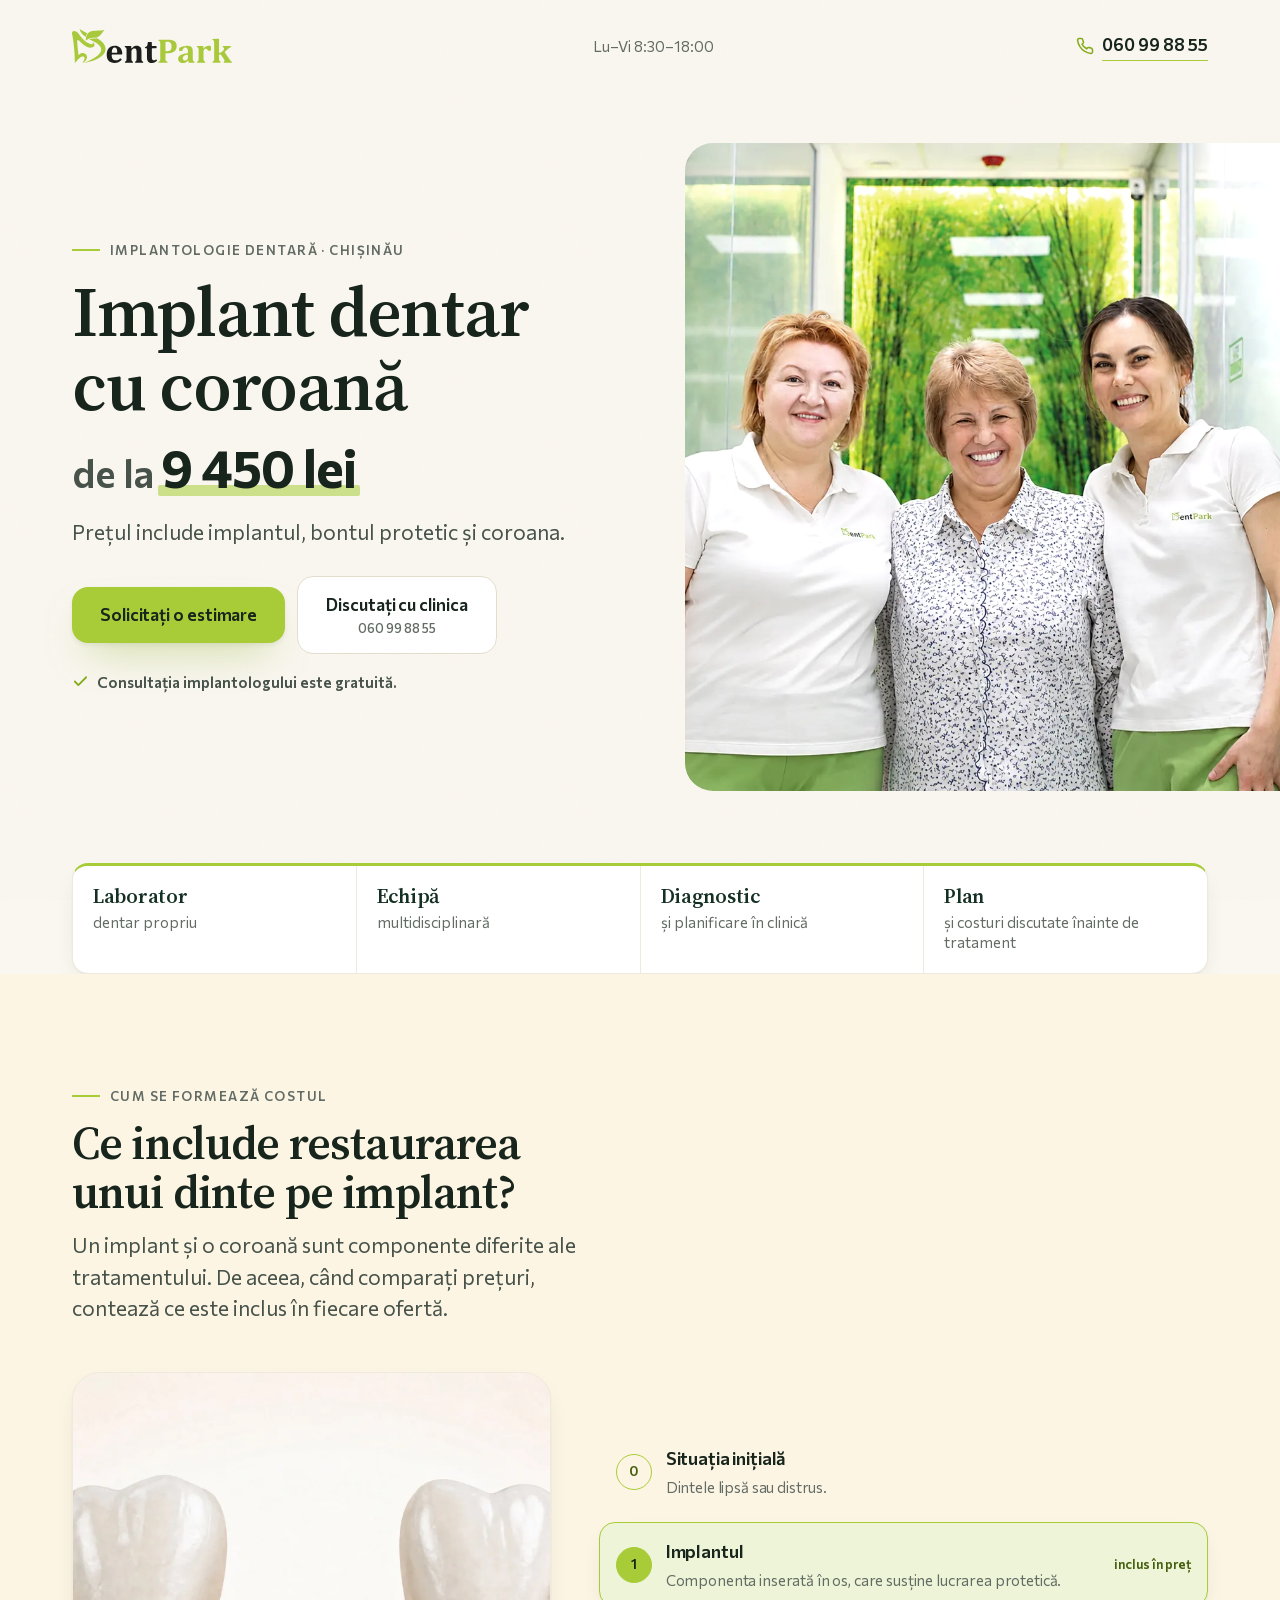
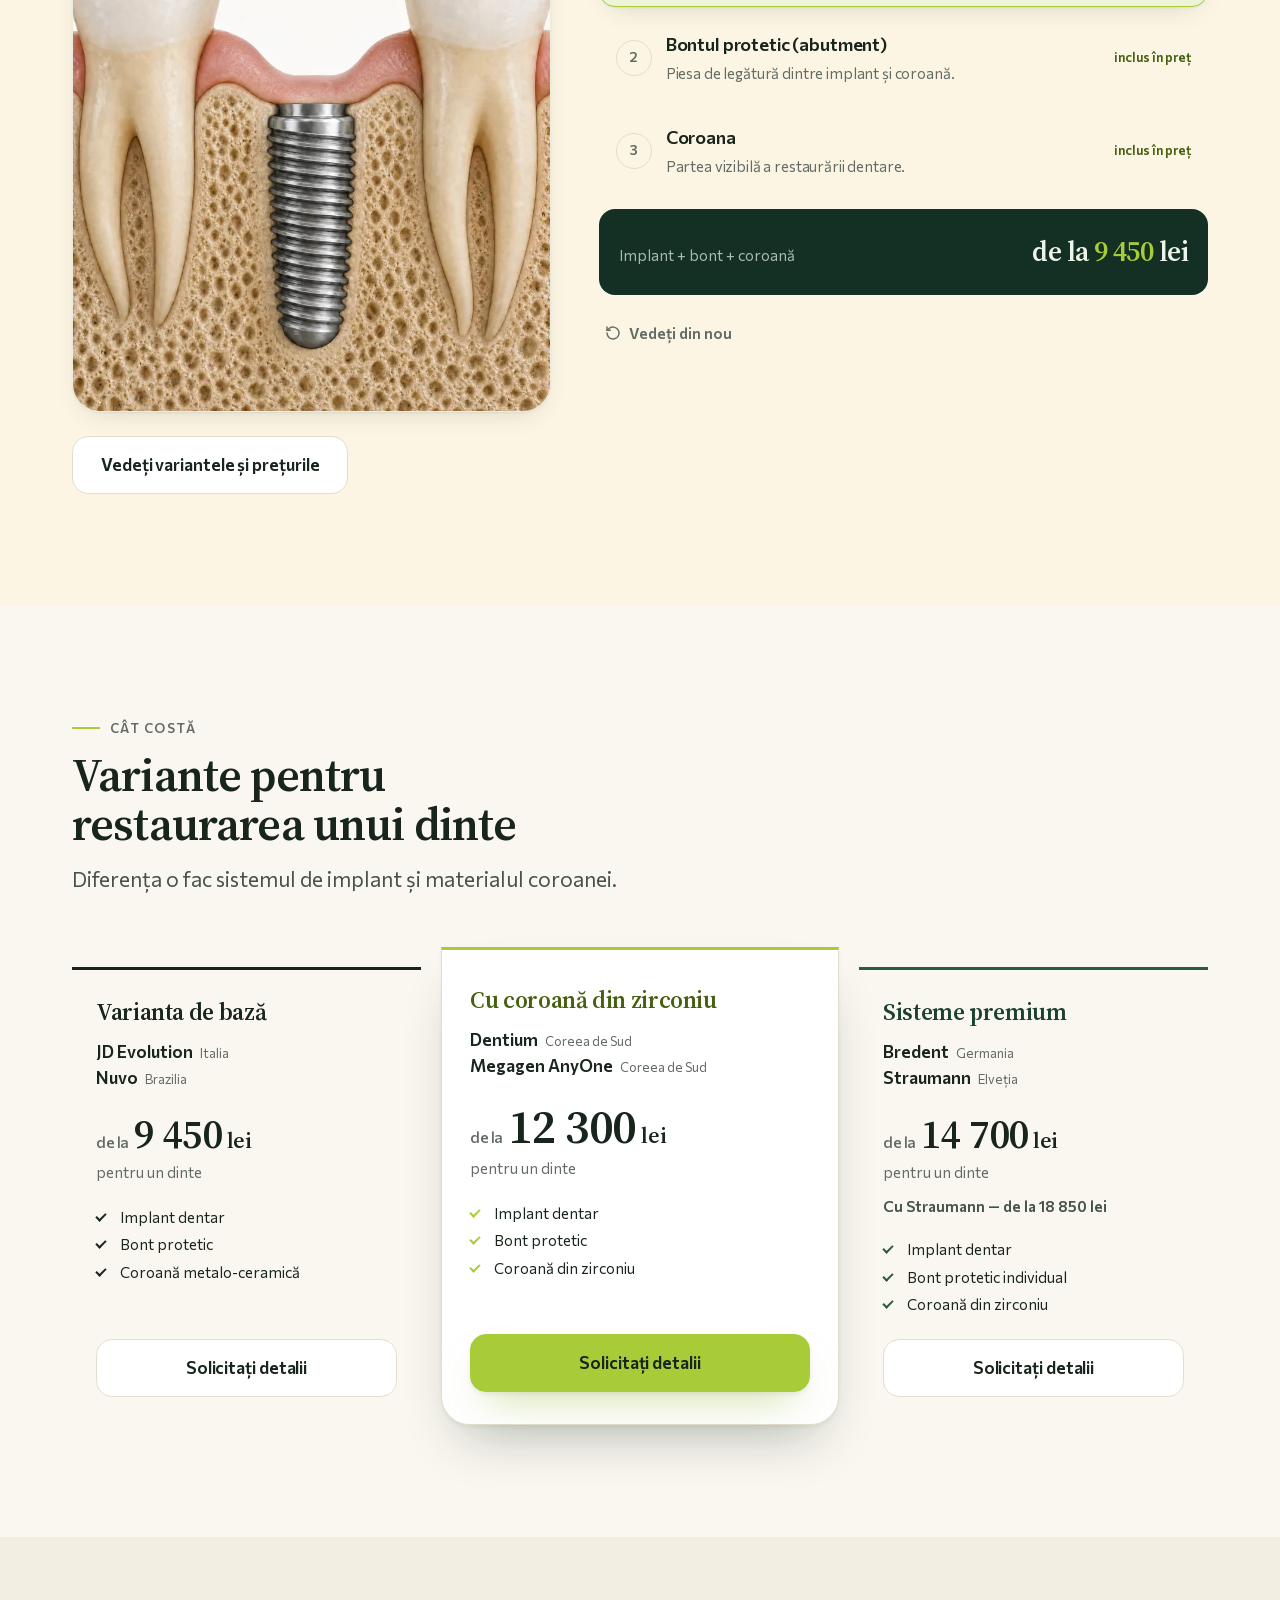
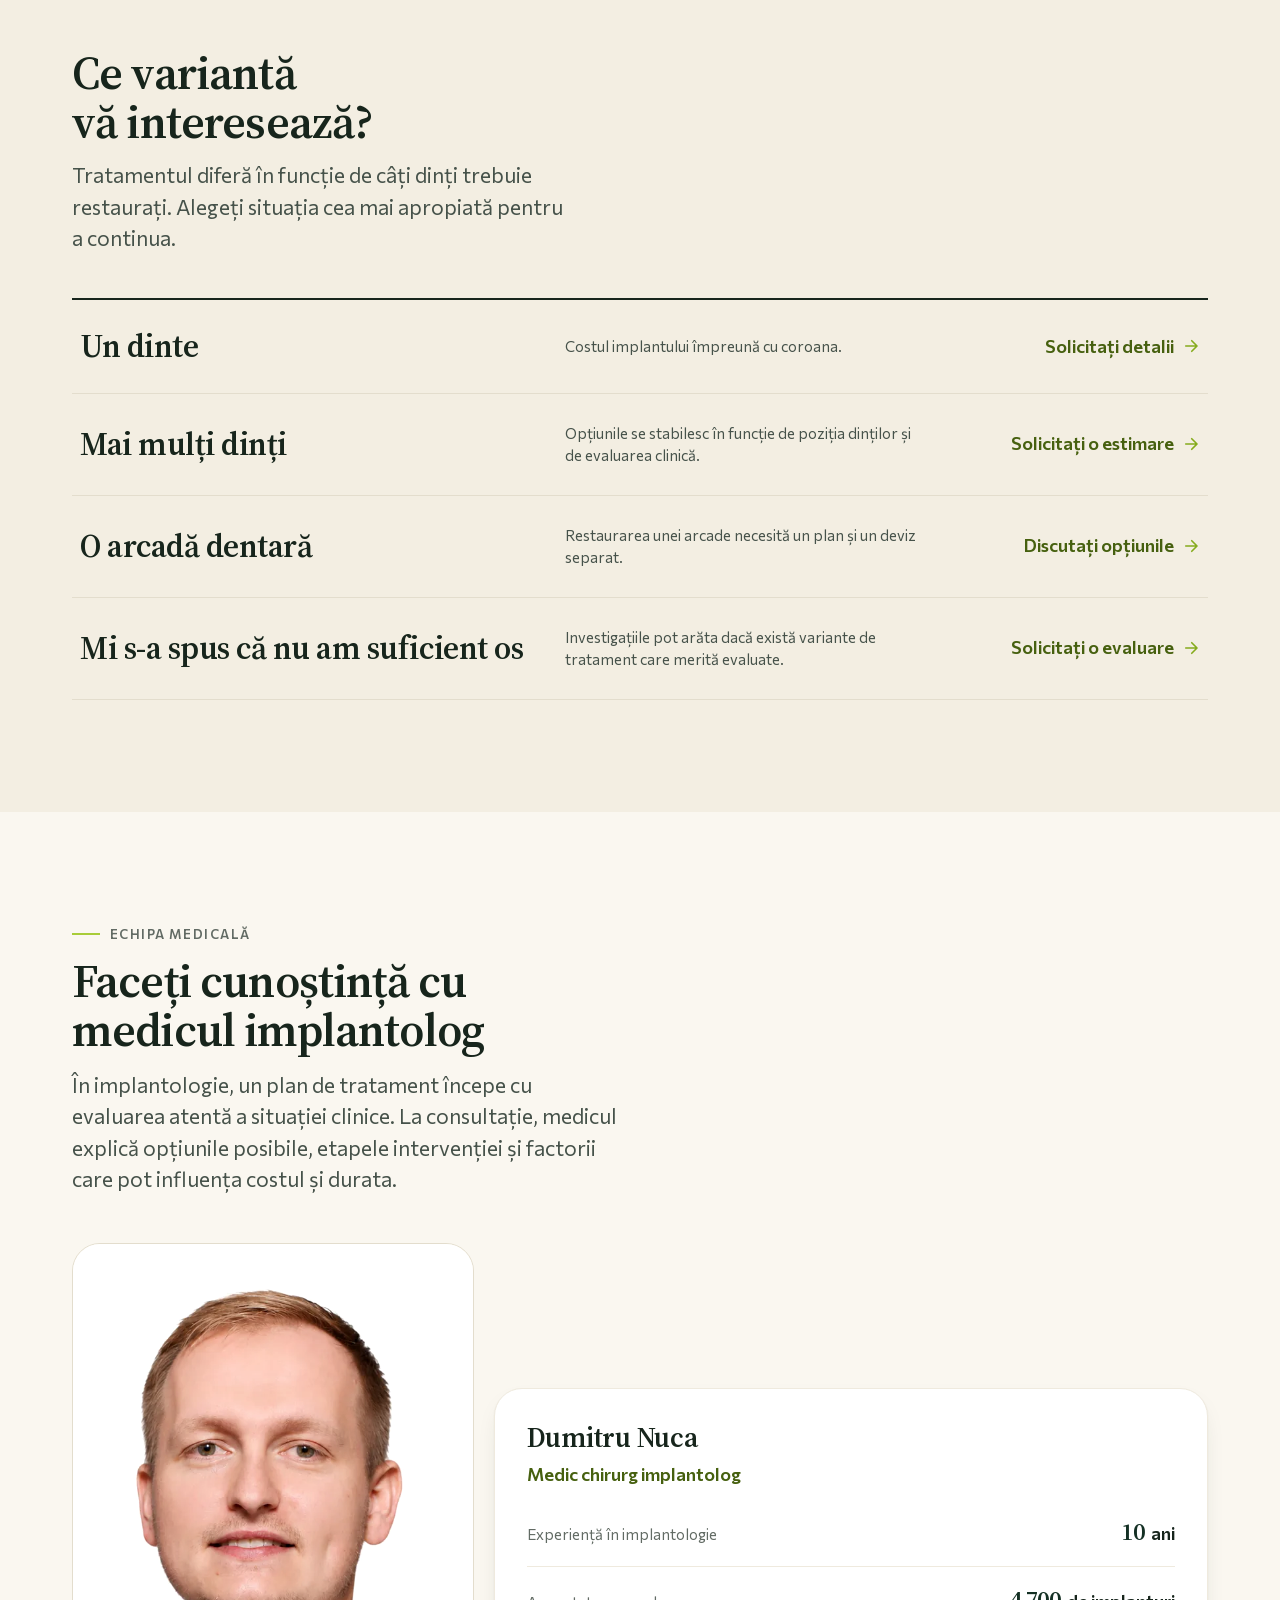
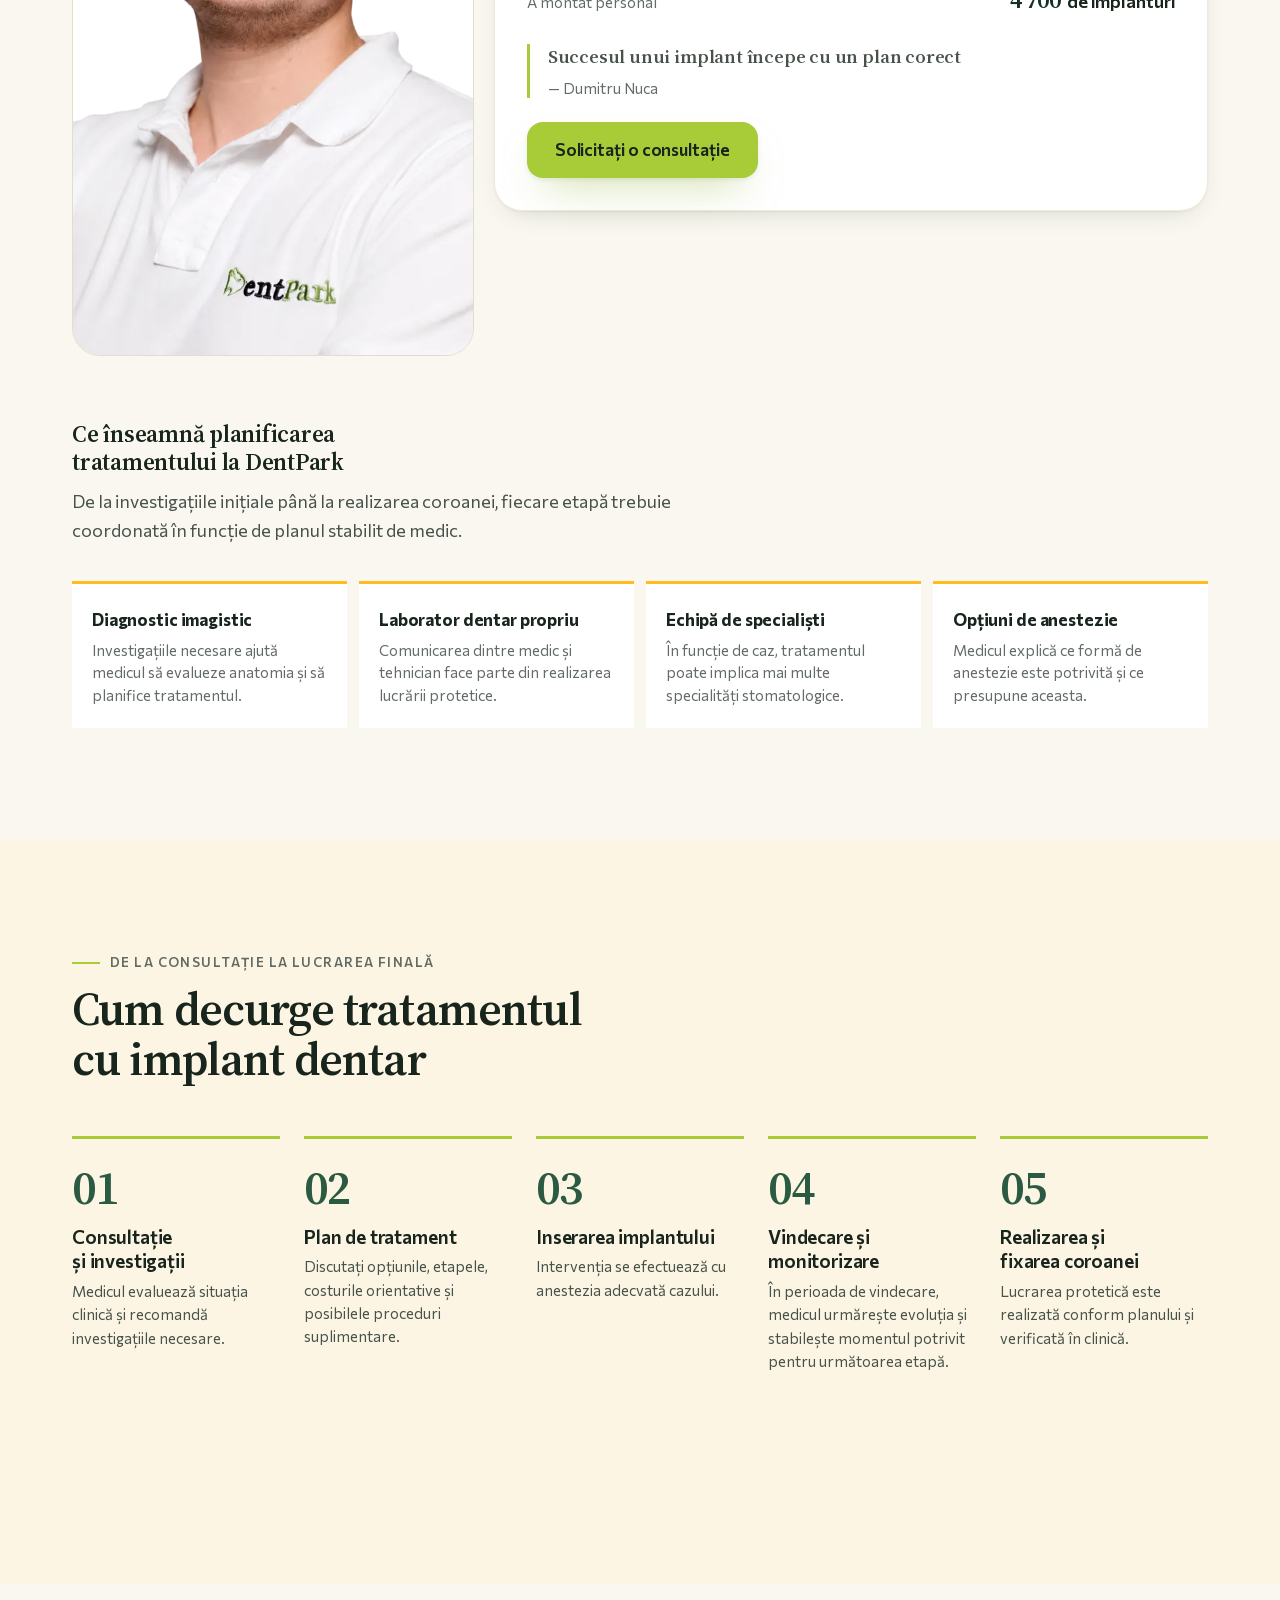
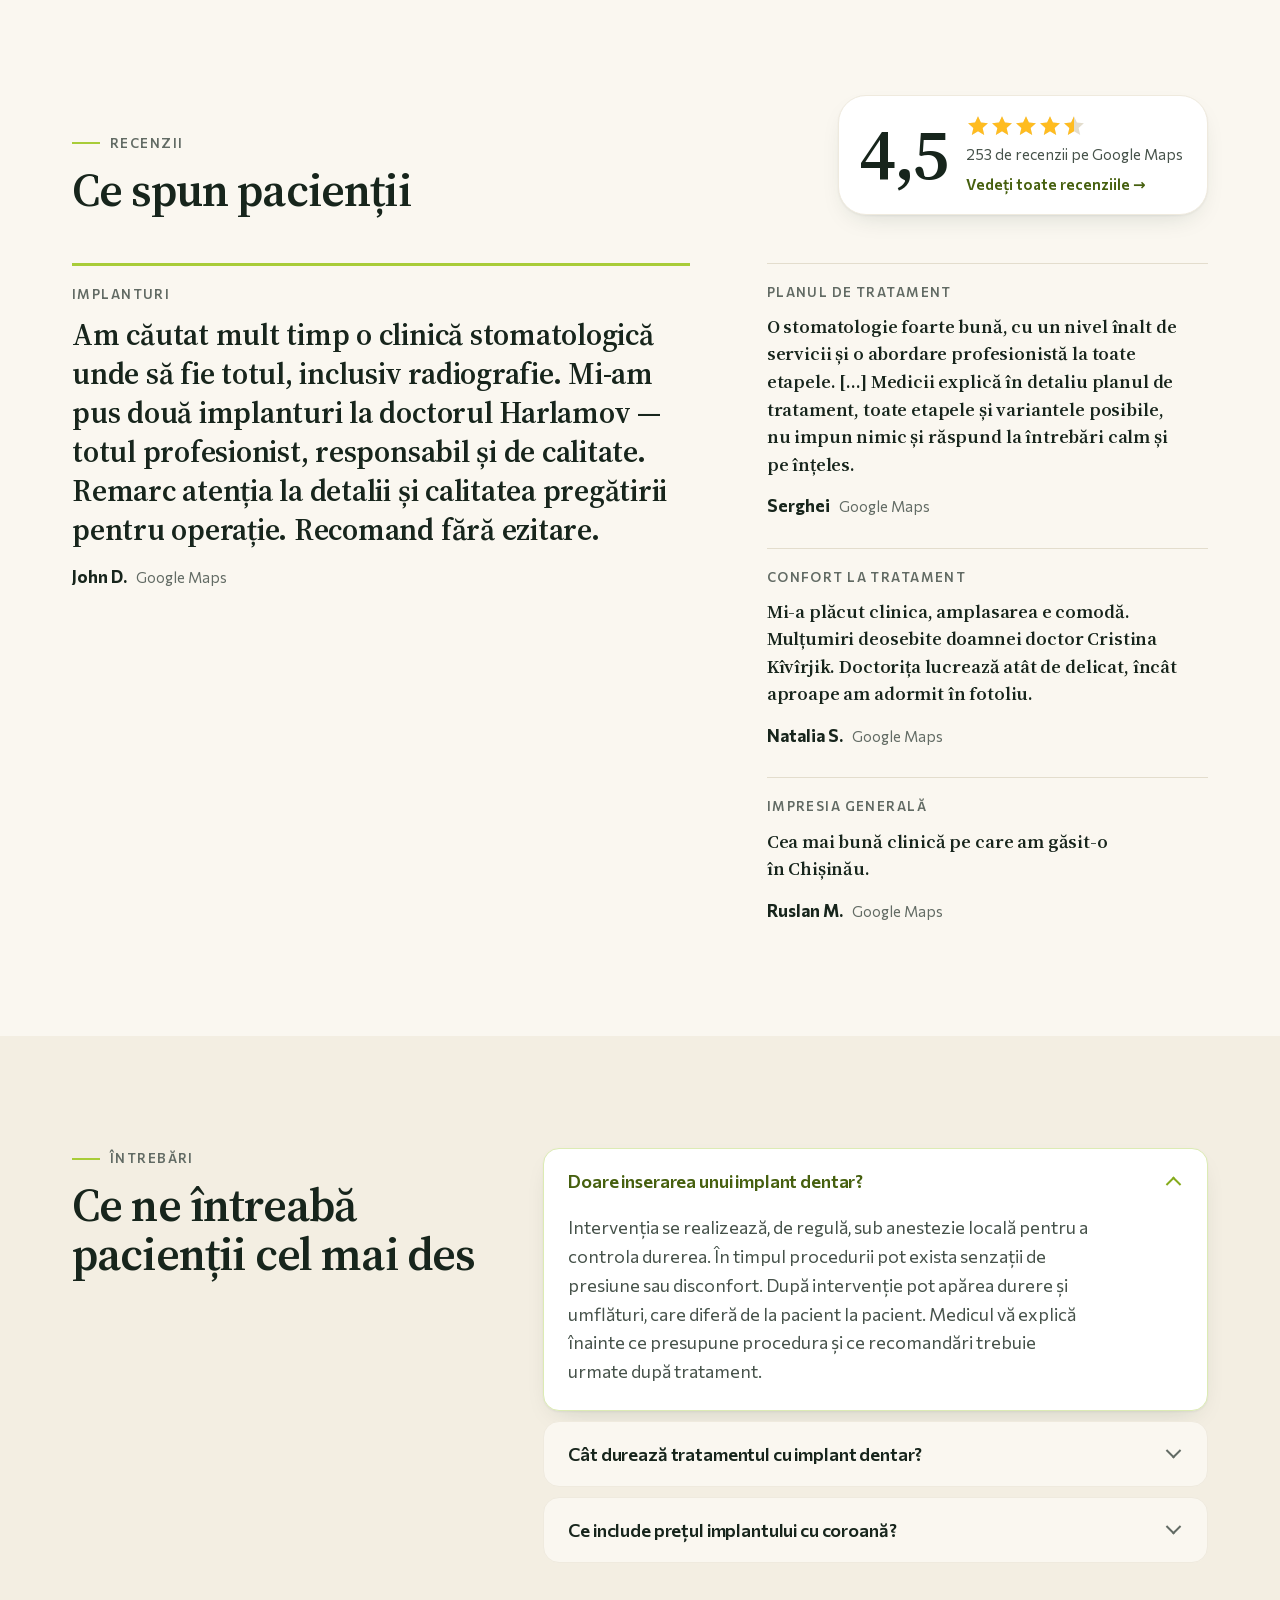
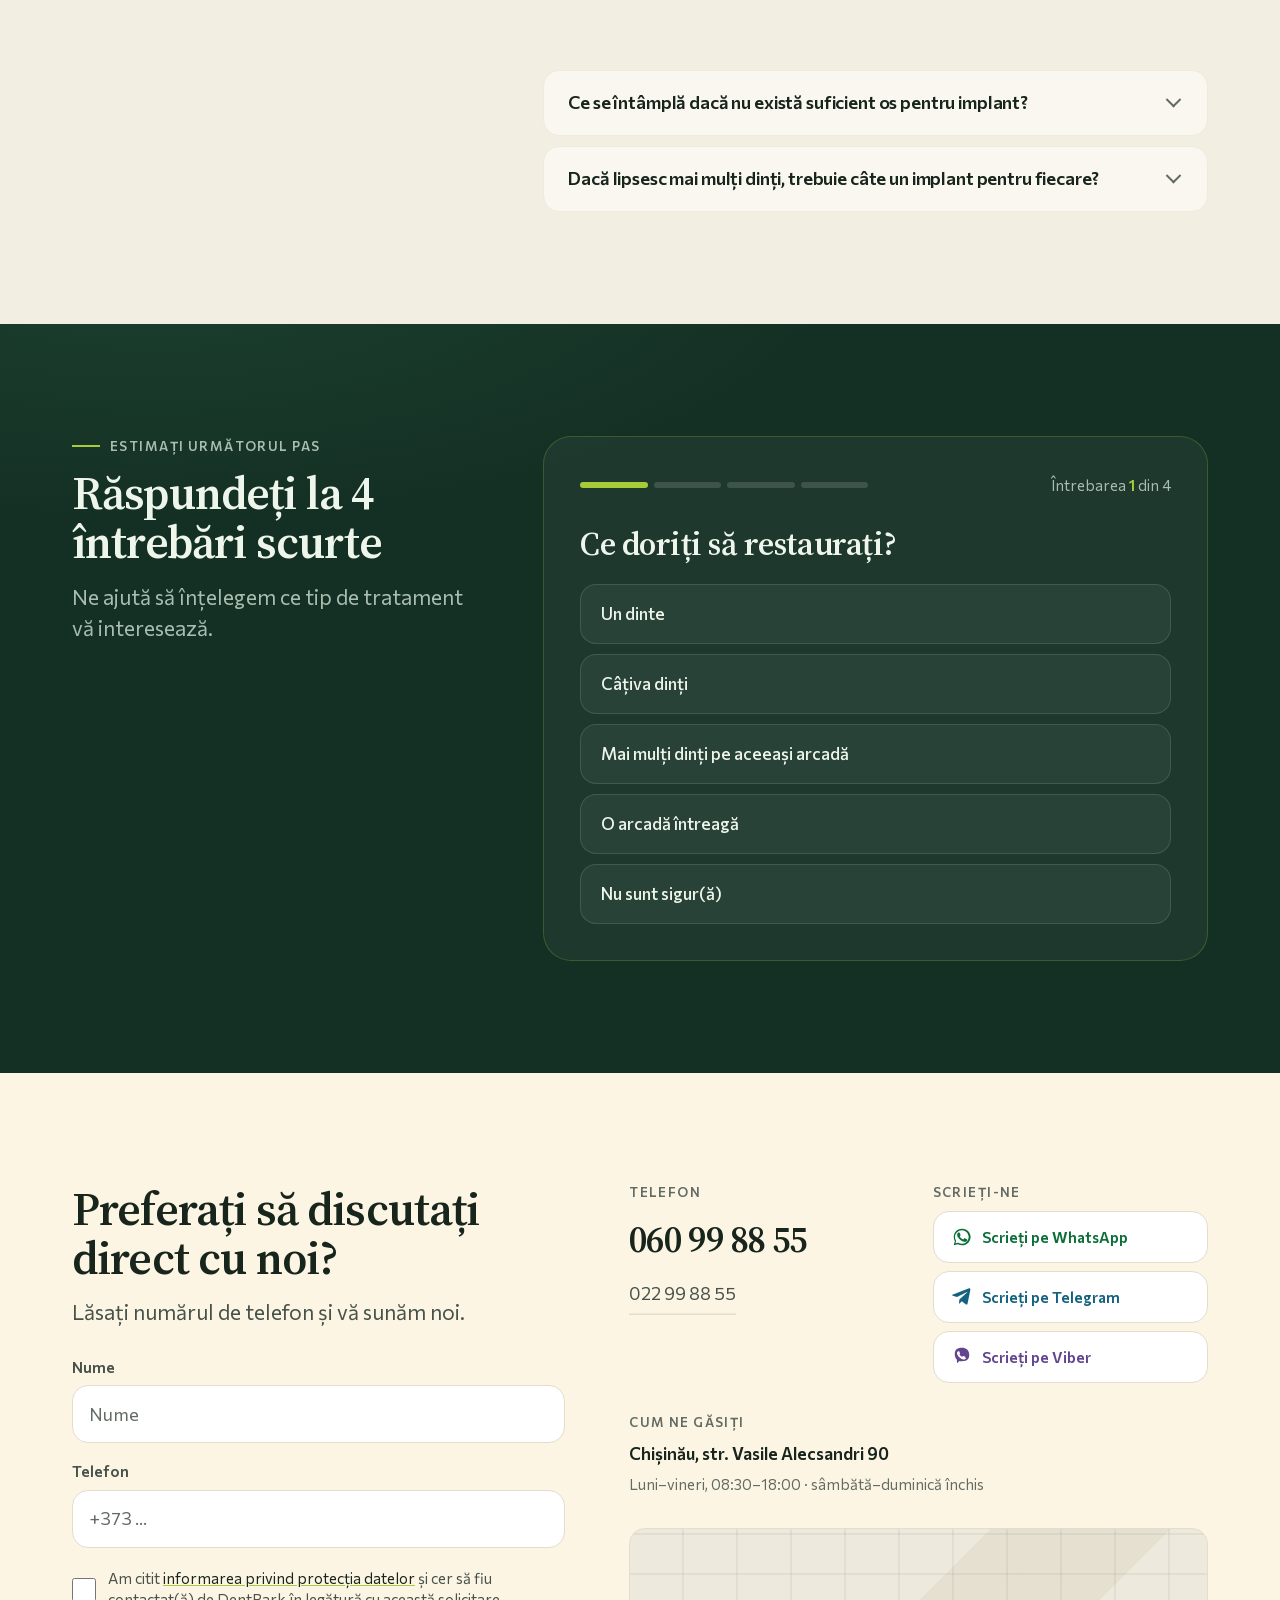
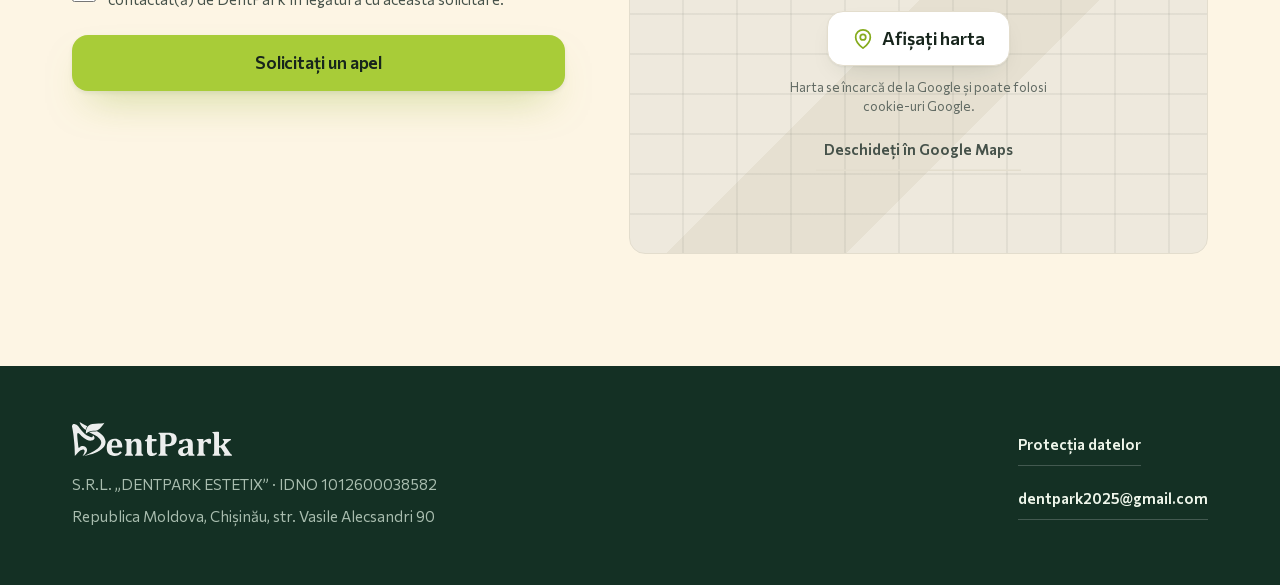
<file: ro/index.html>
<!DOCTYPE html><html lang="ro">
<head>
<meta charset="utf-8">
<meta name="viewport" content="width=device-width, initial-scale=1">
<title>Implant dentar cu coroană de la 9 450 lei | DentPark</title>
<meta name="description" content="Descoperiți opțiunile de implant dentar la DentPark, Chișinău. Informații despre costul implantului cu coroană, etapele tratamentului și consultație.">
<meta name="robots" content="index, follow">
<link rel="canonical" href="https://implant.dentpark.md/ro/">
<link rel="alternate" hreflang="ro-MD" href="https://implant.dentpark.md/ro/">
<link rel="alternate" hreflang="ru-MD" href="https://implant.dentpark.md/ru/">
<meta property="og:type" content="website">
<meta property="og:site_name" content="DentPark">
<meta property="og:locale" content="ro_MD">
<meta property="og:title" content="Implanturi dentare în Chișinău — DentPark">
<meta property="og:description" content="Aflați ce include tratamentul și cum se stabilesc variantele și costurile.">
<meta property="og:url" content="https://implant.dentpark.md/ro/">
<meta property="og:image" content="https://implant.dentpark.md/assets/img/hero-m1300.webp">

<link rel="preload" href="../assets/fonts/serif-latin.sub.woff2" as="font" type="font/woff2" crossorigin>
<link rel="preload" href="../assets/fonts/serif-latin-ext.sub.woff2" as="font" type="font/woff2" crossorigin>
<link rel="preload" href="../assets/fonts/comm-latin.sub.woff2" as="font" type="font/woff2" crossorigin>
<link rel="preload" href="../assets/fonts/comm-latin-ext.sub.woff2" as="font" type="font/woff2" crossorigin>
<link rel="stylesheet" href="../assets/css/main.css">
<script>document.documentElement.className+=' js';</script>
<script type="application/ld+json">{"@context": "https://schema.org", "@type": "Dentist", "name": "DentPark", "url": "https://implant.dentpark.md/ro/", "telephone": "+37360998855", "address": {"@type": "PostalAddress", "streetAddress": "str. Vasile Alecsandri 90", "addressLocality": "Chișinău", "addressCountry": "MD"}, "openingHoursSpecification": [{"@type": "OpeningHoursSpecification", "dayOfWeek": ["Monday", "Tuesday", "Wednesday", "Thursday", "Friday"], "opens": "08:30", "closes": "18:00"}]}</script>
</head>
<body data-thanks="multumim.html" data-pixel=""
      data-msg-name-required="Introduceți numele."
      data-msg-phone-required="Introduceți numărul de telefon."
      data-msg-phone-invalid="Verificați numărul de telefon: sunt necesare 8 cifre după +373."
      data-msg-consent="Confirmați că ați citit informarea privind datele personale."
      data-msg-sending="Se trimite..."
      data-msg-server="Solicitarea nu a fost trimisă. Încercați din nou sau sunați la clinică."
      data-msg-network="Conexiunea a fost întreruptă. Verificați internetul și reîncercați."
      data-msg-rate="Ați trimis recent o solicitare. Puteți suna direct la clinică.">

<a class="skip" href="#main">Treceți la conținut</a>

<header class="topbar">
  <div class="wrap topbar__in">
    <img class="topbar__logo" src="../assets/logo.svg" alt="DentPark" width="160" height="34">
    <div class="topbar__hours">Lu–Vi&nbsp;8:30–18:00</div>
    <a class="topbar__phone" href="tel:+37360998855" data-ev="click_call">
      <svg width="18" height="18" viewBox="0 0 24 24" fill="none" stroke="currentColor" stroke-width="2" stroke-linecap="round" aria-hidden="true">
        <path d="M22 16.9v3a2 2 0 0 1-2.2 2 19.8 19.8 0 0 1-8.6-3.1 19.5 19.5 0 0 1-6-6A19.8 19.8 0 0 1 2.1 4.2 2 2 0 0 1 4.1 2h3a2 2 0 0 1 2 1.7c.1.9.4 1.8.7 2.7a2 2 0 0 1-.5 2.1L8.1 9.7a16 16 0 0 0 6 6l1.2-1.2a2 2 0 0 1 2.1-.5c.9.3 1.8.6 2.7.7a2 2 0 0 1 1.7 2z"/>
      </svg>
      <span>060&nbsp;99&nbsp;88&nbsp;55</span>
    </a>
  </div>
</header>

<main id="main">

<section class="hero section">
  <div class="wrap hero__in">

    <figure class="hero__media" data-bleed>
      <picture>
        <source media="(min-width: 900px)" srcset="../assets/img/hero-d1406.webp" width="1406" height="1023">
        <source media="(min-width: 560px)" srcset="../assets/img/hero-m1300.webp" width="1300" height="976">
        <img src="../assets/img/hero-m780.webp"
             alt="Medic DentPark cu o pacientă și asistenta, în clinică"
             width="780" height="586" fetchpriority="high">
      </picture>
    </figure>

    <div class="hero__body">
      <p class="eyebrow">Implantologie dentară · Chișinău</p>

      <h1>Implant dentar cu coroană<span class="h1__price">de la <span class="mark num">9&nbsp;450&nbsp;lei</span></span></h1>
      <p class="lede hero__lede">Prețul include implantul, bontul protetic și coroana.</p>

      <div class="hero__actions">
        <a class="btn btn--primary" href="#quiz" data-ev="hero_cta_click" data-open-quiz>
          Solicitați o estimare
        </a>
        <a class="btn btn--ghost" href="tel:+37360998855" data-ev="click_call">
          <span>Discutați cu clinica
            <span class="btn__sub">060 99 88 55</span>
          </span>
        </a>
      </div>

      <p class="hero__note">
        <svg width="17" height="17" viewBox="0 0 24 24" fill="none" stroke="currentColor" stroke-width="2.5" stroke-linecap="round" stroke-linejoin="round" aria-hidden="true"><path d="M20 6 9 17l-5-5"/></svg>
        <span>Consultația implantologului este gratuită.</span>
      </p>
    </div>

  </div>

  <div class="wrap">
    <ul class="trust trust--words">
      <li><b>Laborator</b><span>dentar propriu</span></li>
      <li><b>Echipă</b><span>multidisciplinară</span></li>
      <li><b>Diagnostic</b><span>și planificare în clinică</span></li>
      <li><b>Plan</b><span>și costuri discutate înainte de tratament</span></li>
      </ul>
  </div>
</section>

<section class="build section" id="build">
  <div class="wrap">

    <div class="build__head">
      <p class="eyebrow">Cum se formează costul</p>
      <h2>Ce include restaurarea unui dinte pe implant?</h2>
      <p class="lede">Un implant și o coroană sunt componente diferite ale tratamentului. De aceea, când comparați prețuri, contează ce este inclus în fiecare ofertă.</p>
    </div>

    <div class="build__grid">

      <div class="stage">
        <div class="stage__frames">
          <img class="frame is-on" data-frame="0" src="../assets/img/impl-0.webp"
               alt="Dinte distrus în secțiune: coroana s-a pierdut, a rămas doar rădăcina"
               width="800" height="1072" decoding="async">
          <img class="frame" data-frame="1" src="../assets/img/impl-1.webp"
               alt="Implantul din titan este integrat în os în locul rădăcinii extrase, gingia s-a închis deasupra lui"
               width="800" height="1072" loading="lazy" decoding="async">
          <img class="frame" data-frame="2" src="../assets/img/impl-2.webp"
               alt="Pe implant este fixat bontul protetic din titan, care iese deasupra gingiei"
               width="800" height="1072" loading="lazy" decoding="async">
          <img class="frame" data-frame="3" src="../assets/img/impl-3.webp"
               alt="Pe bontul protetic este fixată coroana ceramică, dintele este refăcut la nivelul celor vecini"
               width="800" height="1072" loading="lazy" decoding="async">
          </div>
      </div>

      <div>
        <div class="steps" role="group" aria-label="Etapele restaurării unui dinte pe implant">
          <button class="step" type="button" data-step="0" aria-current="true">
            <span class="step__n">0</span>
            <span class="step__t">Situația inițială
              <span class="step__d">Dintele lipsă sau distrus.</span>
            </span>
            
          </button>
          <button class="step" type="button" data-step="1">
            <span class="step__n">1</span>
            <span class="step__t">Implantul
              <span class="step__d">Componenta inserată în os, care susține lucrarea protetică.</span>
            </span>
            <span class="step__p">inclus în preț</span>
          </button>
          <button class="step" type="button" data-step="2">
            <span class="step__n">2</span>
            <span class="step__t">Bontul protetic (abutment)
              <span class="step__d">Piesa de legătură dintre implant și coroană.</span>
            </span>
            <span class="step__p">inclus în preț</span>
          </button>
          <button class="step" type="button" data-step="3">
            <span class="step__n">3</span>
            <span class="step__t">Coroana
              <span class="step__d">Partea vizibilă a restaurării dentare.</span>
            </span>
            <span class="step__p">inclus în preț</span>
          </button>
          </div>

        <div class="sum" id="sum">
          <span class="sum__l">Implant + bont + coroană</span>
          <span class="sum__v">de la <em class="num">9&nbsp;450</em> lei</span>
        </div>

        <button class="build__replay" type="button" id="replay">
          <svg width="16" height="16" viewBox="0 0 24 24" fill="none" stroke="currentColor" stroke-width="2.2" stroke-linecap="round" stroke-linejoin="round" aria-hidden="true">
            <path d="M3 12a9 9 0 1 0 3-6.7L3 8"/><path d="M3 3v5h5"/>
          </svg>
          Vedeți din nou
        </button>
      </div>

    </div>

    <p class="build__cta">
      <a class="btn btn--ghost" href="#tiers" data-ev="build_cta_click">Vedeți variantele și prețurile</a>
    </p>

  </div>
</section>

<section class="tiers section" id="tiers">
  <div class="wrap">

    <div class="tiers__head">
      <p class="eyebrow">Cât costă</p>
      <h2>Variante pentru restaurarea unui dinte</h2>
      <p class="lede">Diferența o fac sistemul de implant și materialul coroanei.</p>
    </div>

    <div class="tiers__grid">
      <article class="tier">
        <h3 class="tier__lvl">Varianta de bază</h3>
        <ul class="tier__brands">
          <li>JD&nbsp;Evolution <span>Italia</span></li>
          <li>Nuvo <span>Brazilia</span></li>
          </ul>
        <p class="tier__price"><span class="tier__from">de la</span> <b class="num">9&nbsp;450</b> lei</p>
        <p class="tier__unit">pentru un dinte</p>
        
        <ul class="tier__inc">
          <li>Implant dentar</li>
          <li>Bont protetic</li>
          <li>Coroană metalo-ceramică</li>
          </ul>
        <a class="btn btn--ghost tier__cta" href="#quiz" data-ev="package_cta_click" data-package="basic" data-open-quiz>Solicitați detalii</a>
      </article>
      <article class="tier tier--pick">
        <h3 class="tier__lvl">Cu coroană din zirconiu</h3>
        <ul class="tier__brands">
          <li>Dentium <span>Coreea de Sud</span></li>
          <li>Megagen&nbsp;AnyOne <span>Coreea de Sud</span></li>
          </ul>
        <p class="tier__price"><span class="tier__from">de la</span> <b class="num">12&nbsp;300</b> lei</p>
        <p class="tier__unit">pentru un dinte</p>
        
        <ul class="tier__inc">
          <li>Implant dentar</li>
          <li>Bont protetic</li>
          <li>Coroană din zirconiu</li>
          </ul>
        <a class="btn btn--ghost tier__cta" href="#quiz" data-ev="package_cta_click" data-package="zirconia" data-open-quiz>Solicitați detalii</a>
      </article>
      <article class="tier">
        <h3 class="tier__lvl">Sisteme premium</h3>
        <ul class="tier__brands">
          <li>Bredent <span>Germania</span></li>
          <li>Straumann <span>Elveția</span></li>
          </ul>
        <p class="tier__price"><span class="tier__from">de la</span> <b class="num">14&nbsp;700</b> lei</p>
        <p class="tier__unit">pentru un dinte</p>
        <p class="tier__sub">Cu Straumann&nbsp;— de la 18&nbsp;850&nbsp;lei</p>
        <ul class="tier__inc">
          <li>Implant dentar</li>
          <li>Bont protetic individual</li>
          <li>Coroană din zirconiu</li>
          </ul>
        <a class="btn btn--ghost tier__cta" href="#quiz" data-ev="package_cta_click" data-package="premium" data-open-quiz>Solicitați detalii</a>
      </article>
      </div>

  </div>
</section>

<section class="pick section" id="pick">
  <div class="wrap pick__in">

    <div class="pick__head">
      <h2>Ce variantă vă interesează?</h2>
      <p class="lede">Tratamentul diferă în funcție de câți dinți trebuie restaurați. Alegeți situația cea mai apropiată pentru a continua.</p>
    </div>

    <ul class="pick__list">
      <li>
        <button class="pick__row" type="button" data-enter="one" data-entry="" data-ev="segment_click" data-segment="s1">
          <span class="pick__t">Un dinte</span>
          <span class="pick__d">Costul implantului împreună cu coroana.</span>
          <span class="pick__go">Solicitați detalii
            <svg width="18" height="18" viewBox="0 0 24 24" fill="none" stroke="currentColor" stroke-width="2.2" stroke-linecap="round" stroke-linejoin="round" aria-hidden="true"><path d="M5 12h14M13 5l7 7-7 7"/></svg>
          </span>
        </button>
      </li>
      <li>
        <button class="pick__row" type="button" data-enter="few" data-entry="" data-ev="segment_click" data-segment="s2">
          <span class="pick__t">Mai mulți dinți</span>
          <span class="pick__d">Opțiunile se stabilesc în funcție de poziția dinților și de evaluarea clinică.</span>
          <span class="pick__go">Solicitați o estimare
            <svg width="18" height="18" viewBox="0 0 24 24" fill="none" stroke="currentColor" stroke-width="2.2" stroke-linecap="round" stroke-linejoin="round" aria-hidden="true"><path d="M5 12h14M13 5l7 7-7 7"/></svg>
          </span>
        </button>
      </li>
      <li>
        <button class="pick__row" type="button" data-enter="full_arch" data-entry="" data-ev="segment_click" data-segment="s3">
          <span class="pick__t">O arcadă dentară</span>
          <span class="pick__d">Restaurarea unei arcade necesită un plan și un deviz separat.</span>
          <span class="pick__go">Discutați opțiunile
            <svg width="18" height="18" viewBox="0 0 24 24" fill="none" stroke="currentColor" stroke-width="2.2" stroke-linecap="round" stroke-linejoin="round" aria-hidden="true"><path d="M5 12h14M13 5l7 7-7 7"/></svg>
          </span>
        </button>
      </li>
      <li>
        <button class="pick__row" type="button" data-enter="" data-entry="bone" data-ev="segment_click" data-segment="s4">
          <span class="pick__t">Mi s-a spus că nu am suficient os</span>
          <span class="pick__d">Investigațiile pot arăta dacă există variante de tratament care merită evaluate.</span>
          <span class="pick__go">Solicitați o evaluare
            <svg width="18" height="18" viewBox="0 0 24 24" fill="none" stroke="currentColor" stroke-width="2.2" stroke-linecap="round" stroke-linejoin="round" aria-hidden="true"><path d="M5 12h14M13 5l7 7-7 7"/></svg>
          </span>
        </button>
      </li>
      </ul>

  </div>
</section>

<section class="doc section" id="doctor">
  <div class="wrap">

    <div class="doc__head">
      <p class="eyebrow">Echipa medicală</p>
      <h2>Faceți cunoștință cu medicul implantolog</h2>
      <p class="lede">În implantologie, un plan de tratament începe cu evaluarea atentă a situației clinice. La consultație, medicul explică opțiunile posibile, etapele intervenției și factorii care pot influența costul și durata.</p>
    </div>

    <div class="doc__grid doc__grid--novideo">

      <figure class="doc__photo">
        <img src="../assets/img/doctor.webp"
             alt="Dumitru Nuca, medic chirurg implantolog la clinica DentPark"
             width="880" height="1100" loading="lazy" decoding="async">
      </figure>

      <div class="doc__card">
        <h3 class="doc__name">Dumitru Nuca</h3>
        <p class="doc__role">Medic chirurg implantolog</p>

        <dl class="doc__facts">
          <div>
            <dt>Experiență în implantologie</dt>
            <dd><b class="num">10</b> ani</dd>
          </div>
          <div>
            <dt>A montat personal</dt>
            <dd><b class="num">4&nbsp;700</b> de implanturi</dd>
          </div>
        </dl>

        <figure class="doc__quote">
          <blockquote>Succesul unui implant începe cu un plan corect</blockquote>
          <figcaption>— Dumitru Nuca</figcaption>
        </figure>

        <a class="btn btn--primary doc__cta" href="#contacts" data-ev="doctor_cta_click">Solicitați o consultație</a>
      </div>

      

    </div>

    <div class="doc__plan">
      <h3>Ce înseamnă planificarea tratamentului la DentPark</h3>
      <p class="doc__plan-lead">De la investigațiile inițiale până la realizarea coroanei, fiecare etapă trebuie coordonată în funcție de planul stabilit de medic.</p>
      <ul class="doc__eq">
        <li>
          <b>Diagnostic imagistic</b>
          <span>Investigațiile necesare ajută medicul să evalueze anatomia și să planifice tratamentul.</span>
        </li>
        <li>
          <b>Laborator dentar propriu</b>
          <span>Comunicarea dintre medic și tehnician face parte din realizarea lucrării protetice.</span>
        </li>
        <li>
          <b>Echipă de specialiști</b>
          <span>În funcție de caz, tratamentul poate implica mai multe specialități stomatologice.</span>
        </li>
        <li>
          <b>Opțiuni de anestezie</b>
          <span>Medicul explică ce formă de anestezie este potrivită și ce presupune aceasta.</span>
        </li>
        </ul>
    </div>

  </div>
</section>

<section class="flow section" id="steps">
  <div class="wrap flow__in">

    <div class="flow__head">
      <p class="eyebrow">De la consultație la lucrarea finală</p>
      <h2>Cum decurge tratamentul cu implant dentar</h2>
    </div>

    <ol class="flow__list">
      <li>
        <h3>Consultație și investigații</h3>
        <p>Medicul evaluează situația clinică și recomandă investigațiile necesare.</p>
      </li>
      <li>
        <h3>Plan de tratament</h3>
        <p>Discutați opțiunile, etapele, costurile orientative și posibilele proceduri suplimentare.</p>
      </li>
      <li>
        <h3>Inserarea implantului</h3>
        <p>Intervenția se efectuează cu anestezia adecvată cazului.</p>
      </li>
      <li>
        <h3>Vindecare și monitorizare</h3>
        <p>În perioada de vindecare, medicul urmărește evoluția și stabilește momentul potrivit pentru următoarea etapă.</p>
      </li>
      <li>
        <h3>Realizarea și fixarea coroanei</h3>
        <p>Lucrarea protetică este realizată conform planului și verificată în clinică.</p>
      </li>
      </ol>

    <p class="flow__more"><a class="btn btn--ghost" href="#quiz" data-ev="flow_cta_click" data-open-quiz>Aflați următorul pas</a></p>

  </div>
</section>

<section class="rev section" id="reviews">
  <div class="wrap">

    <div class="rev__top">
      <div class="rev__head">
        <p class="eyebrow">Recenzii</p>
        <h2>Ce spun pacienții</h2>
      </div>
      <a class="rev__score" href="https://www.google.com/maps/place/DentPark/@47.0235841,28.8423852,17z/data=!4m8!3m7!1s0x40c97c376553b2c1:0x2cdfaa7560085615!8m2!3d47.0235841!4d28.8423852!9m1!1b1!16s%2Fg%2F11bx0b6zs1" target="_blank" rel="noopener" data-ev="reviews_google_click">
        <span class="rev__num">4,5</span>
        <span class="rev__meta">
          <svg class="rev__stars" viewBox="0 0 120 24" width="120" height="24" role="img" aria-label="4,5 din 5 stele">
            <defs>
              <path id="rvStar" d="M12 2.2l2.9 6.4 7 .7-5.3 4.7 1.6 6.9L12 17.3l-6.2 3.6 1.6-6.9L2.1 9.3l7-.7z"/>
              <clipPath id="rvFill"><rect width="108.0" height="24"/></clipPath>
            </defs>
            <g class="s0"><use href="#rvStar" x="0"/><use href="#rvStar" x="24"/><use href="#rvStar" x="48"/><use href="#rvStar" x="72"/><use href="#rvStar" x="96"/></g>
            <g class="s1" clip-path="url(#rvFill)"><use href="#rvStar" x="0"/><use href="#rvStar" x="24"/><use href="#rvStar" x="48"/><use href="#rvStar" x="72"/><use href="#rvStar" x="96"/></g>
          </svg>
          <span>253 de recenzii pe Google Maps</span>
          <span class="rev__all">Vedeți toate recenziile <span aria-hidden="true">→</span></span>
        </span>
      </a>
    </div>

    <div class="rev__list">
      <figure class="rev__item rev__item--lead">
        <p class="rev__topic">Implanturi</p>
        <blockquote>
          <p>Am căutat mult timp o clinică stomatologică unde să fie totul, inclusiv radiografie. Mi-am pus două implanturi la doctorul Harlamov&nbsp;— totul profesionist, responsabil și de calitate. Remarc atenția la detalii și calitatea pregătirii pentru operație. Recomand fără ezitare.</p>
        </blockquote>
        <figcaption><b>John D.</b> <span>Google Maps</span></figcaption>
      </figure>
      <figure class="rev__item">
        <p class="rev__topic">Planul de tratament</p>
        <blockquote>
          <p>O stomatologie foarte bună, cu un nivel înalt de servicii și o abordare profesionistă la toate etapele. […] Medicii explică în detaliu planul de tratament, toate etapele și variantele posibile, nu impun nimic și răspund la întrebări calm și pe înțeles.</p>
        </blockquote>
        <figcaption><b>Serghei</b> <span>Google Maps</span></figcaption>
      </figure>
      <figure class="rev__item">
        <p class="rev__topic">Confort la tratament</p>
        <blockquote>
          <p>Mi-a plăcut clinica, amplasarea e comodă. Mulțumiri deosebite doamnei doctor Cristina Kîvîrjik. Doctorița lucrează atât de delicat, încât aproape am adormit în fotoliu.</p>
        </blockquote>
        <figcaption><b>Natalia S.</b> <span>Google Maps</span></figcaption>
      </figure>
      <figure class="rev__item">
        <p class="rev__topic">Impresia generală</p>
        <blockquote>
          <p>Cea mai bună clinică pe care am găsit-o în Chișinău.</p>
        </blockquote>
        <figcaption><b>Ruslan M.</b> <span>Google Maps</span></figcaption>
      </figure>
      </div>


  </div>
</section>



<section class="faq section" id="faq">
  <div class="wrap faq__in">

    <div class="faq__head">
      <p class="eyebrow">Întrebări</p>
      <h2>Ce ne întreabă pacienții cel mai des</h2>
    </div>

    <div class="faq__list">
      <details class="qa" name="faq" open>
        <summary>Doare inserarea unui implant dentar?</summary>
        <div class="qa__body"><p>Intervenția se realizează, de regulă, sub anestezie locală pentru a controla durerea. În timpul procedurii pot exista senzații de presiune sau disconfort. După intervenție pot apărea durere și umflături, care diferă de la pacient la pacient. Medicul vă explică înainte ce presupune procedura și ce recomandări trebuie urmate după tratament.</p></div>
      </details>
      <details class="qa" name="faq">
        <summary>Cât durează tratamentul cu implant dentar?</summary>
        <div class="qa__body"><p>Nu există un termen identic pentru toți pacienții. După inserarea implantului urmează o perioadă de vindecare și integrare în os, care poate dura câteva luni. În unele situații sunt necesare proceduri pregătitoare sau etape suplimentare. La consultație, medicul vă explică succesiunea etapelor și durata estimată pentru cazul dumneavoastră.</p></div>
      </details>
      <details class="qa" name="faq">
        <summary>Ce include prețul implantului cu coroană?</summary>
        <div class="qa__body"><p>În oferta pentru restaurarea unui dinte trebuie precizate separat implantul, bontul protetic și coroana. Tipul materialelor și sistemul de implant influențează costul. Extracțiile, adiția de os, investigațiile și alte proceduri pot avea tarife separate. Înainte de a începe, solicitați planul de tratament și devizul pentru toate etapele recomandate.</p></div>
      </details>
      <details class="qa" name="faq">
        <summary>Se pot pune implanturi la o vârstă înaintată, în caz de diabet sau dacă fumez?</summary>
        <div class="qa__body"><p>Vârsta, luată separat, nu stabilește automat dacă implantul este indicat. Medicul analizează starea generală de sănătate, condițiile din cavitatea orală și factorii care pot influența vindecarea. Diabetul insuficient controlat și fumatul pot crește riscurile, de aceea este important să discutați istoricul medical la consultație. Decizia se ia individual.</p></div>
      </details>
      <details class="qa" name="faq">
        <summary>Ce se întâmplă dacă nu există suficient os pentru implant?</summary>
        <div class="qa__body"><p>În unele situații pot fi evaluate proceduri de augmentare osoasă sau alte planuri de tratament. Aceste opțiuni nu sunt potrivite automat pentru fiecare pacient. Medicul are nevoie de examinare și, când este indicat, de investigații imagistice pentru a analiza posibilitățile și riscurile.</p></div>
      </details>
      <details class="qa" name="faq">
        <summary>Dacă lipsesc mai mulți dinți, trebuie câte un implant pentru fiecare?</summary>
        <div class="qa__body"><p>Nu se poate stabili numărul implanturilor doar după numărul dinților lipsă. Există soluții protetice diferite, iar alegerea depinde de poziția dinților, volumul osului și alte particularități ale cazului. Medicul propune un plan după evaluare. Prețul pentru un singur dinte nu reprezintă automat costul tratamentului pentru mai mulți dinți.</p></div>
      </details>
      </div>
  </div>
</section>

<section class="quiz" id="quiz">
  <div class="wrap quiz__in">

    <div class="quiz__head">
      <p class="eyebrow eyebrow--on-dark">Estimați următorul pas</p>
      <h2>Răspundeți la 4 întrebări scurte</h2>
      <p class="quiz__lede">Ne ajută să înțelegem ce tip de tratament vă interesează.</p>
    </div>

    <form class="quiz__box" id="quizForm" novalidate>

      <div class="quiz__top">
        <ol class="qbar" aria-hidden="true">
          <li></li><li></li><li></li><li></li>
        </ol>
        <p class="qcount" id="qCount" data-tpl="Întrebarea {current} din {total}"></p>
      </div>

      <fieldset class="qstep is-on" data-step="0">
        <legend class="qtitle">Ce doriți să restaurați?</legend>
        <div class="qopts qopts--wide">
          <button class="qopt" type="button" data-q="q1" data-v="one" aria-pressed="false">Un dinte</button>
          <button class="qopt" type="button" data-q="q1" data-v="few" aria-pressed="false">Câțiva dinți</button>
          <button class="qopt" type="button" data-q="q1" data-v="many" aria-pressed="false">Mai mulți dinți pe aceeași arcadă</button>
          <button class="qopt" type="button" data-q="q1" data-v="full_arch" aria-pressed="false">O arcadă întreagă</button>
          <button class="qopt" type="button" data-q="q1" data-v="unknown" aria-pressed="false">Nu sunt sigur(ă)</button>
          </div>
        
      </fieldset>
      <fieldset class="qstep" data-step="1">
        <legend class="qtitle">De cât timp lipsesc dinții?</legend>
        <div class="qopts">
          <button class="qopt" type="button" data-q="q2" data-v="lt1y" aria-pressed="false">Mai puțin de un an</button>
          <button class="qopt" type="button" data-q="q2" data-v="gte1y" aria-pressed="false">Un an sau mai mult</button>
          <button class="qopt" type="button" data-q="q2" data-v="extraction" aria-pressed="false">Urmează o extracție</button>
          <button class="qopt" type="button" data-q="q2" data-v="unknown" aria-pressed="false">Nu știu / diferă de la un dinte la altul</button>
          </div>
        
      </fieldset>
      <fieldset class="qstep" data-step="2">
        <legend class="qtitle">Aveți deja o radiografie sau o tomografie dentară?</legend>
        <div class="qopts">
          <button class="qopt" type="button" data-q="q3" data-v="yes" aria-pressed="false">Da</button>
          <button class="qopt" type="button" data-q="q3" data-v="no" aria-pressed="false">Nu</button>
          <button class="qopt" type="button" data-q="q3" data-v="unknown" aria-pressed="false">Nu știu ce investigație am</button>
          </div>
        
      </fieldset>
      <fieldset class="qstep" data-step="3">
        <legend class="qtitle">Când v-ar fi comod să discutați variantele?</legend>
        <div class="qopts">
          <button class="qopt" type="button" data-q="q4" data-v="soon" aria-pressed="false">Cât mai curând</button>
          <button class="qopt" type="button" data-q="q4" data-v="weeks" aria-pressed="false">În următoarele săptămâni</button>
          <button class="qopt" type="button" data-q="q4" data-v="later" aria-pressed="false">Mai târziu</button>
          <button class="qopt" type="button" data-q="q4" data-v="researching" aria-pressed="false">Deocamdată doar mă informez</button>
          </div>
        
      </fieldset>
      <fieldset class="qstep qstep--form" data-step="4">
        <legend class="qtitle">
          <span data-variant="std">Am primit răspunsurile. Unde vă putem contacta?</span>
          <span data-variant="full_arch" hidden>Pentru o arcadă întreagă, costul se stabilește printr-un plan separat</span>
        </legend>

        <p class="qlead">
          <span data-variant="std">Echipa DentPark vă explică variantele și următorii pași.</span>
          <span data-variant="full_arch" hidden>Lăsați un contact și vă explicăm opțiunile.</span>
        </p>

        <ul class="qget" data-variant="std">
          <li>Informații despre variante</li>
          <li>Costuri orientative</li>
          <li>Cum se face programarea</li>
        </ul>

        <div class="fld">
          <label for="qName">Cum vă putem spune?</label>
          <input id="qName" name="name" type="text" autocomplete="given-name"
                 placeholder="Nume" required maxlength="60"
                 aria-describedby="qNameErr">
          <span class="fld__err" id="qNameErr" data-err="name"></span>
        </div>

        <div class="fld">
          <label for="qPhone">Număr de telefon</label>
          <input id="qPhone" name="phone" type="tel" inputmode="tel"
                 autocomplete="tel" placeholder="+373 ..." required
                 aria-describedby="qPhoneErr">
          <span class="fld__err" id="qPhoneErr" data-err="phone"></span>
        </div>

        <label class="chk">
          <input type="checkbox" id="qAgree" required aria-describedby="qAgreeErr">
          <span>Sunt de acord ca DentPark să folosească numele, telefonul și răspunsurile mele din chestionar ca să mă contacteze în legătură cu această solicitare. Am citit <a href='confidentialitate.html' target='_blank' rel='noopener'>informarea privind protecția datelor</a>.</span>
        </label>
        <span class="fld__err" id="qAgreeErr" data-err="agree"></span>

        <div class="hp" aria-hidden="true">
          <label for="qFax">Nu completați acest câmp</label>
          <input id="qFax" name="fax" type="text" tabindex="-1" autocomplete="off">
        </div>

        <button class="btn btn--primary qsubmit" type="submit" id="qSubmit"
                data-label-std="Trimiteți solicitarea"
                data-label-arch="Solicitați o discuție">Trimiteți solicitarea</button>

        <p class="fstatus" data-status role="status" aria-live="polite"></p>
        <a class="fstatus__call" data-call href="tel:+37360998855" data-ev="click_call" hidden>Sunați: 060 99 88 55</a>
      </fieldset>

      <button class="qback" type="button" id="qBack" hidden>
        <svg width="16" height="16" viewBox="0 0 24 24" fill="none" stroke="currentColor" stroke-width="2.4" stroke-linecap="round" stroke-linejoin="round" aria-hidden="true">
          <path d="M19 12H5M12 19l-7-7 7-7"/>
        </svg>
        Înapoi
      </button>

    </form>
  </div>
</section>

<section class="fin section" id="contacts">
  <div class="wrap fin__in">

    <div class="fin__form">
      <h2>Preferați să discutați direct cu noi?</h2>
      <p class="lede">Lăsați numărul de telefon și vă sunăm noi.</p>

      <form id="shortForm" novalidate>
        <div class="fld">
          <label for="sName">Nume</label>
          <input id="sName" type="text" autocomplete="given-name" placeholder="Nume" required maxlength="60" aria-describedby="sNameErr">
          <span class="fld__err" id="sNameErr" data-err="s-name"></span>
        </div>

        <div class="fld">
          <label for="sPhone">Telefon</label>
          <input id="sPhone" type="tel" inputmode="tel" autocomplete="tel" placeholder="+373 ..." required aria-describedby="sPhoneErr">
          <span class="fld__err" id="sPhoneErr" data-err="s-phone"></span>
        </div>

        <label class="chk">
          <input type="checkbox" id="sAgree" required aria-describedby="sAgreeErr">
          <span>Am citit <a href='confidentialitate.html' target='_blank' rel='noopener'>informarea privind protecția datelor</a> și cer să fiu contactat(ă) de DentPark în legătură cu această solicitare.</span>
        </label>
        <span class="fld__err" id="sAgreeErr" data-err="s-agree"></span>

        <div class="hp" aria-hidden="true">
          <label for="sFax">Nu completați acest câmp</label>
          <input id="sFax" type="text" tabindex="-1" autocomplete="off">
        </div>

        <button class="btn btn--primary qsubmit" type="submit" id="sSubmit">Solicitați un apel</button>

        <p class="fstatus" data-status role="status" aria-live="polite"></p>
        <a class="fstatus__call" data-call href="tel:+37360998855" data-ev="click_call" hidden>Sunați: 060 99 88 55</a>
      </form>
    </div>

    <div class="fin__contacts">

      <div class="fin__block">
        <h3>Telefon</h3>
        <a class="fin__big" href="tel:+37360998855" data-ev="click_call">060 99 88 55</a>
        <a class="fin__sec" href="tel:+37322998855" data-ev="click_call">022 99 88 55</a>
      </div>

      <div class="fin__block">
        <h3>Scrieți-ne</h3>
        <div class="fin__msgs">
          <a class="msg msg--wa" href="https://wa.me/37360998855?text=Bun%C4%83%20ziua%2C%20am%20o%20%C3%AEntrebare%20despre%20implanturile%20dentare." target="_blank" rel="noopener" data-ev="click_whatsapp">
            <svg viewBox="0 0 24 24" fill="currentColor" aria-hidden="true"><path d="M17.5 14.4c-.3-.2-1.7-.9-2-1-.3-.1-.5-.1-.7.1-.2.3-.7 1-.9 1.2-.2.2-.3.2-.6.1-.3-.2-1.2-.5-2.3-1.4-.9-.8-1.4-1.7-1.6-2-.2-.3 0-.5.1-.6l.5-.5c.1-.2.2-.3.3-.5 0-.2 0-.4-.1-.5 0-.2-.7-1.6-.9-2.2-.2-.6-.5-.5-.7-.5h-.6c-.2 0-.5.1-.8.4-.3.3-1 1-1 2.5s1.1 2.9 1.2 3.1c.2.2 2.1 3.2 5.1 4.5.7.3 1.3.5 1.7.6.7.2 1.4.2 1.9.1.6-.1 1.7-.7 2-1.4.2-.7.2-1.3.2-1.4-.1-.2-.3-.2-.6-.4z"/><path d="M12 2a10 10 0 0 0-8.6 15L2 22l5.2-1.4A10 10 0 1 0 12 2zm0 18.2c-1.6 0-3.1-.4-4.4-1.2l-.3-.2-3.1.8.8-3-.2-.3a8.2 8.2 0 1 1 7.2 3.9z"/></svg>
            Scrieți pe WhatsApp
          </a>
          <a class="msg msg--tg" href="https://t.me/dentparkmd" target="_blank" rel="noopener" data-ev="click_telegram">
            <svg viewBox="0 0 24 24" fill="currentColor" aria-hidden="true"><path d="M21.9 4.3 18.6 20c-.2 1.1-.9 1.4-1.8.9l-5-3.7-2.4 2.3c-.3.3-.5.5-1 .5l.4-5.1 9.3-8.4c.4-.4-.1-.6-.6-.2L6 12.1l-5-1.6c-1.1-.3-1.1-1 .2-1.5l19.3-7.4c.9-.3 1.7.2 1.4 2.7z"/></svg>
            Scrieți pe Telegram
          </a>
          <a class="msg msg--vb" href="viber://chat?number=%2B37360998855" data-ev="click_viber">
            <svg viewBox="0 0 24 24" fill="currentColor" aria-hidden="true"><path d="M12 1C7.2 1 3.3 2.5 3.3 8.4c0 3.5 1.3 5.6 2.6 6.8v3.4c0 .5.6.7.9.4l2-2.2c1 .2 2 .3 3.2.3 4.8 0 8.7-1.5 8.7-7.4S16.8 1 12 1zm4.9 12.6c-.3.6-1.3 1.3-1.9 1.4-.5.1-1.1.2-3.3-.7-2.8-1.2-4.5-4-4.6-4.2-.1-.2-1.1-1.4-1.1-2.7s.7-1.9 1-2.1c.2-.3.5-.3.7-.3h.5c.2 0 .4 0 .6.5l.8 2c.1.2 0 .4-.1.5l-.3.4c-.1.1-.2.3-.1.5.1.2.6 1 1.3 1.6.9.8 1.6 1 1.8 1.1.2.1.4.1.5-.1l.6-.7c.2-.2.3-.1.5 0l1.9.9c.2.1.4.2.4.3.1.2.1.7-.2 1.2z"/></svg>
            Scrieți pe Viber
          </a>
        </div>
      </div>

      <div class="fin__block">
        <h3>Cum ne găsiți</h3>
        <p class="fin__addr">Chișinău, str. Vasile Alecsandri 90</p>
        <p class="fin__hours">Luni–vineri, 08:30–18:00 · sâmbătă–duminică închis</p>
      </div>

      <div class="mapbox" id="mapbox">
        <button class="mapbox__btn" type="button" id="mapBtn" data-title="Hartă: DentPark, str. Vasile Alecsandri 90" data-src="https://www.google.com/maps?q=Strada+Vasile+Alecsandri+90,+Chisinau&output=embed">
          <svg width="22" height="22" viewBox="0 0 24 24" fill="none" stroke="currentColor" stroke-width="1.9" stroke-linecap="round" stroke-linejoin="round" aria-hidden="true">
            <path d="M20 10c0 6-8 12-8 12s-8-6-8-12a8 8 0 0 1 16 0z"/><circle cx="12" cy="10" r="3"/>
          </svg>
          Afișați harta
        </button>
        <p class="mapbox__note">Harta se încarcă de la Google și poate folosi cookie-uri Google.</p>
        <a class="mapbox__ext" href="https://www.google.com/maps/search/?api=1&query=DentPark%2C%20Strada%20Vasile%20Alecsandri%2090%2C%20Chisinau" target="_blank" rel="noopener">Deschideți în Google Maps</a>
      </div>

    </div>
  </div>
</section>

</main>

<footer class="foot">
  <div class="wrap foot__in">

    <div class="foot__brand">
      <img src="../assets/logo.svg" alt="DentPark" width="160" height="34" loading="lazy">
      <p class="foot__legal">S.R.L. „DENTPARK ESTETIX” · IDNO&nbsp;1012600038582</p>
      <p class="foot__addr">Republica Moldova, Chișinău, str. Vasile Alecsandri 90</p>
    </div>

    <nav class="foot__links" aria-label="Documente">
      <a href="confidentialitate.html">Protecția datelor</a>
      
      <a href="mailto:dentpark2025@gmail.com">dentpark2025@gmail.com</a>
    </nav>

  </div>
</footer>

<nav class="dock" id="dock" aria-label="Contact rapid">
  <a class="dock__ic" href="tel:+37360998855" aria-label="Sunați" data-ev="click_call">
    <svg viewBox="0 0 24 24" fill="none" stroke="currentColor" stroke-width="2" stroke-linecap="round" aria-hidden="true">
      <path d="M22 16.9v3a2 2 0 0 1-2.2 2 19.8 19.8 0 0 1-8.6-3.1 19.5 19.5 0 0 1-6-6A19.8 19.8 0 0 1 2.1 4.2 2 2 0 0 1 4.1 2h3a2 2 0 0 1 2 1.7c.1.9.4 1.8.7 2.7a2 2 0 0 1-.5 2.1L8.1 9.7a16 16 0 0 0 6 6l1.2-1.2a2 2 0 0 1 2.1-.5c.9.3 1.8.6 2.7.7a2 2 0 0 1 1.7 2z"/>
    </svg>
  </a>
  <a class="dock__ic" href="https://wa.me/37360998855?text=Bun%C4%83%20ziua%2C%20am%20o%20%C3%AEntrebare%20despre%20implanturile%20dentare." target="_blank" rel="noopener" aria-label="Scrieți pe WhatsApp" data-ev="click_whatsapp">
    <svg viewBox="0 0 24 24" fill="currentColor" aria-hidden="true">
      <path d="M17.5 14.4c-.3-.2-1.7-.9-2-1-.3-.1-.5-.1-.7.1-.2.3-.7 1-.9 1.2-.2.2-.3.2-.6.1-.3-.2-1.2-.5-2.3-1.4-.9-.8-1.4-1.7-1.6-2-.2-.3 0-.5.1-.6l.5-.5c.1-.2.2-.3.3-.5 0-.2 0-.4-.1-.5 0-.2-.7-1.6-.9-2.2-.2-.6-.5-.5-.7-.5h-.6c-.2 0-.5.1-.8.4-.3.3-1 1-1 2.5s1.1 2.9 1.2 3.1c.2.2 2.1 3.2 5.1 4.5.7.3 1.3.5 1.7.6.7.2 1.4.2 1.9.1.6-.1 1.7-.7 2-1.4.2-.7.2-1.3.2-1.4-.1-.2-.3-.2-.6-.4z"/>
      <path d="M12 2a10 10 0 0 0-8.6 15L2 22l5.2-1.4A10 10 0 1 0 12 2zm0 18.2c-1.6 0-3.1-.4-4.4-1.2l-.3-.2-3.1.8.8-3-.2-.3a8.2 8.2 0 1 1 7.2 3.9z"/>
    </svg>
  </a>
  <a class="btn btn--primary" href="#quiz" data-ev="dock_cta_click" data-open-quiz>Solicitați o estimare</a>
</nav>



<script src="../assets/js/app.js" defer></script>
</body>
</html>
</file>
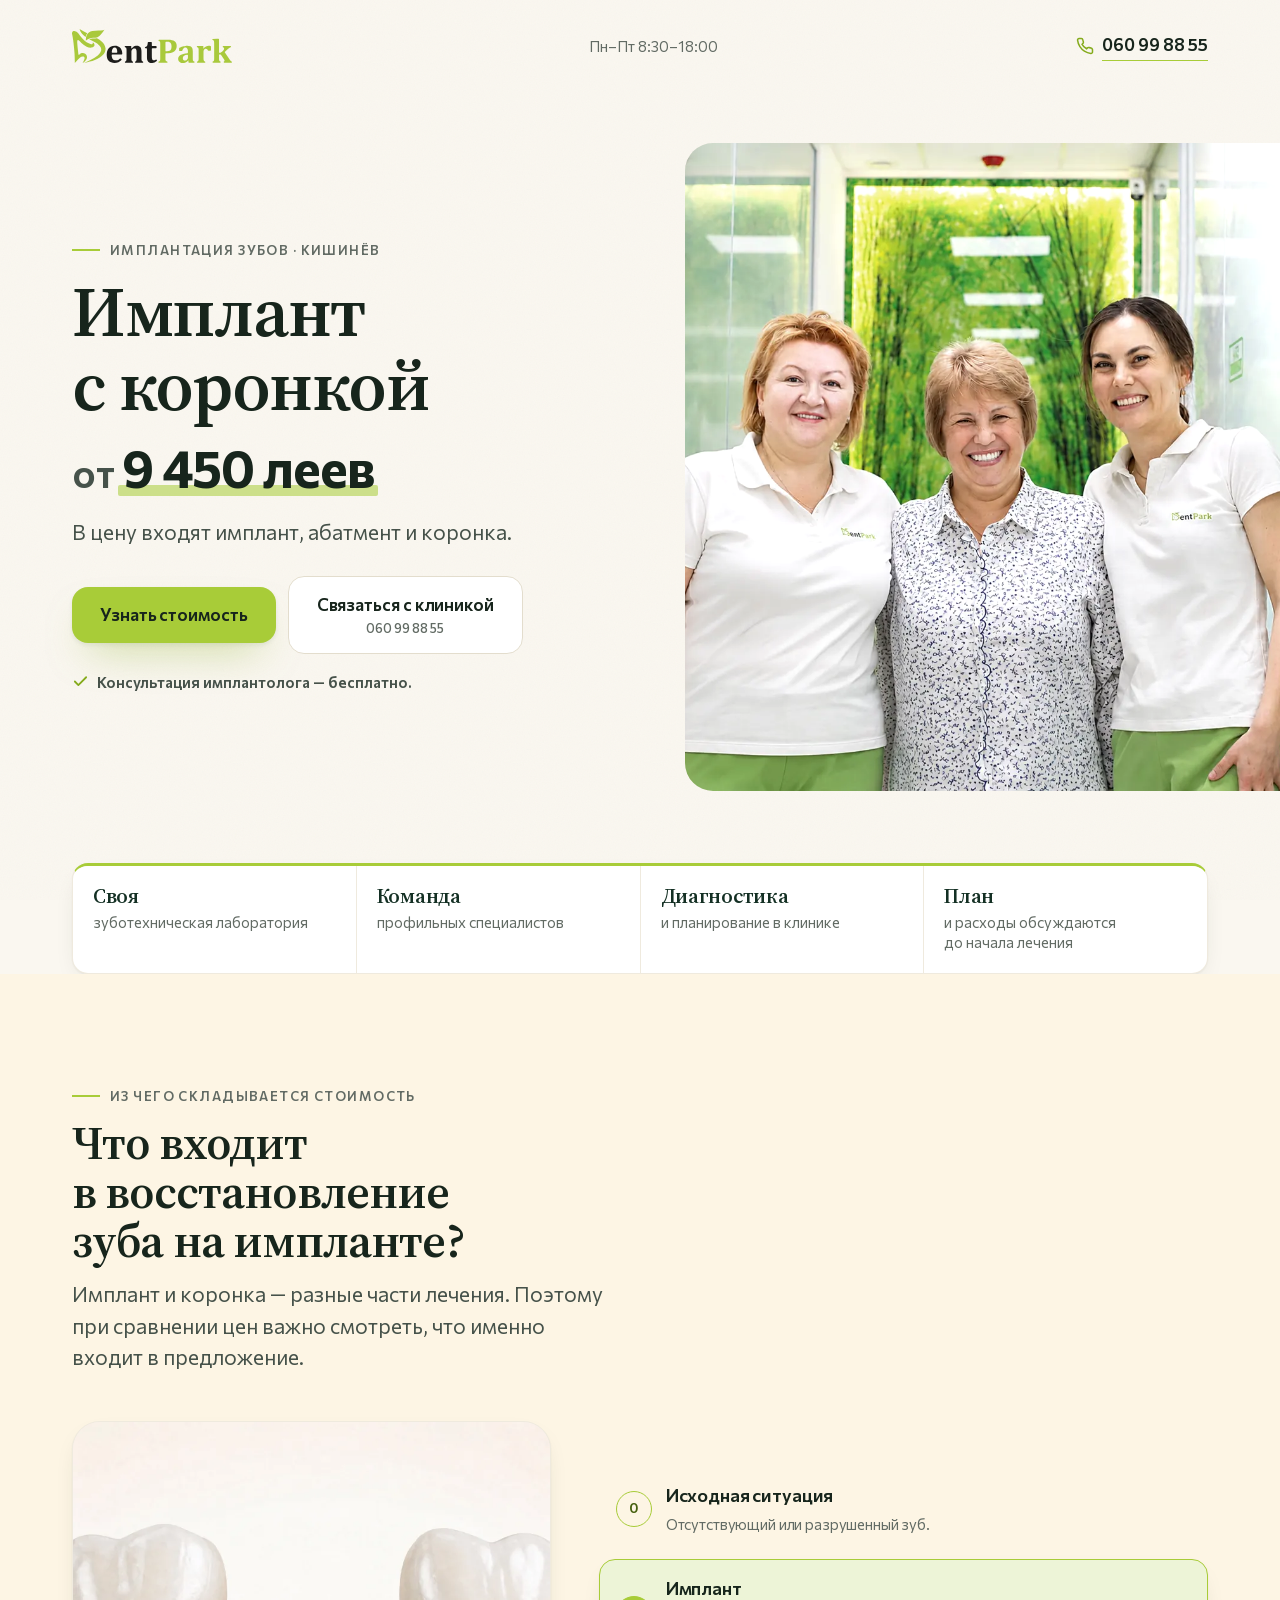
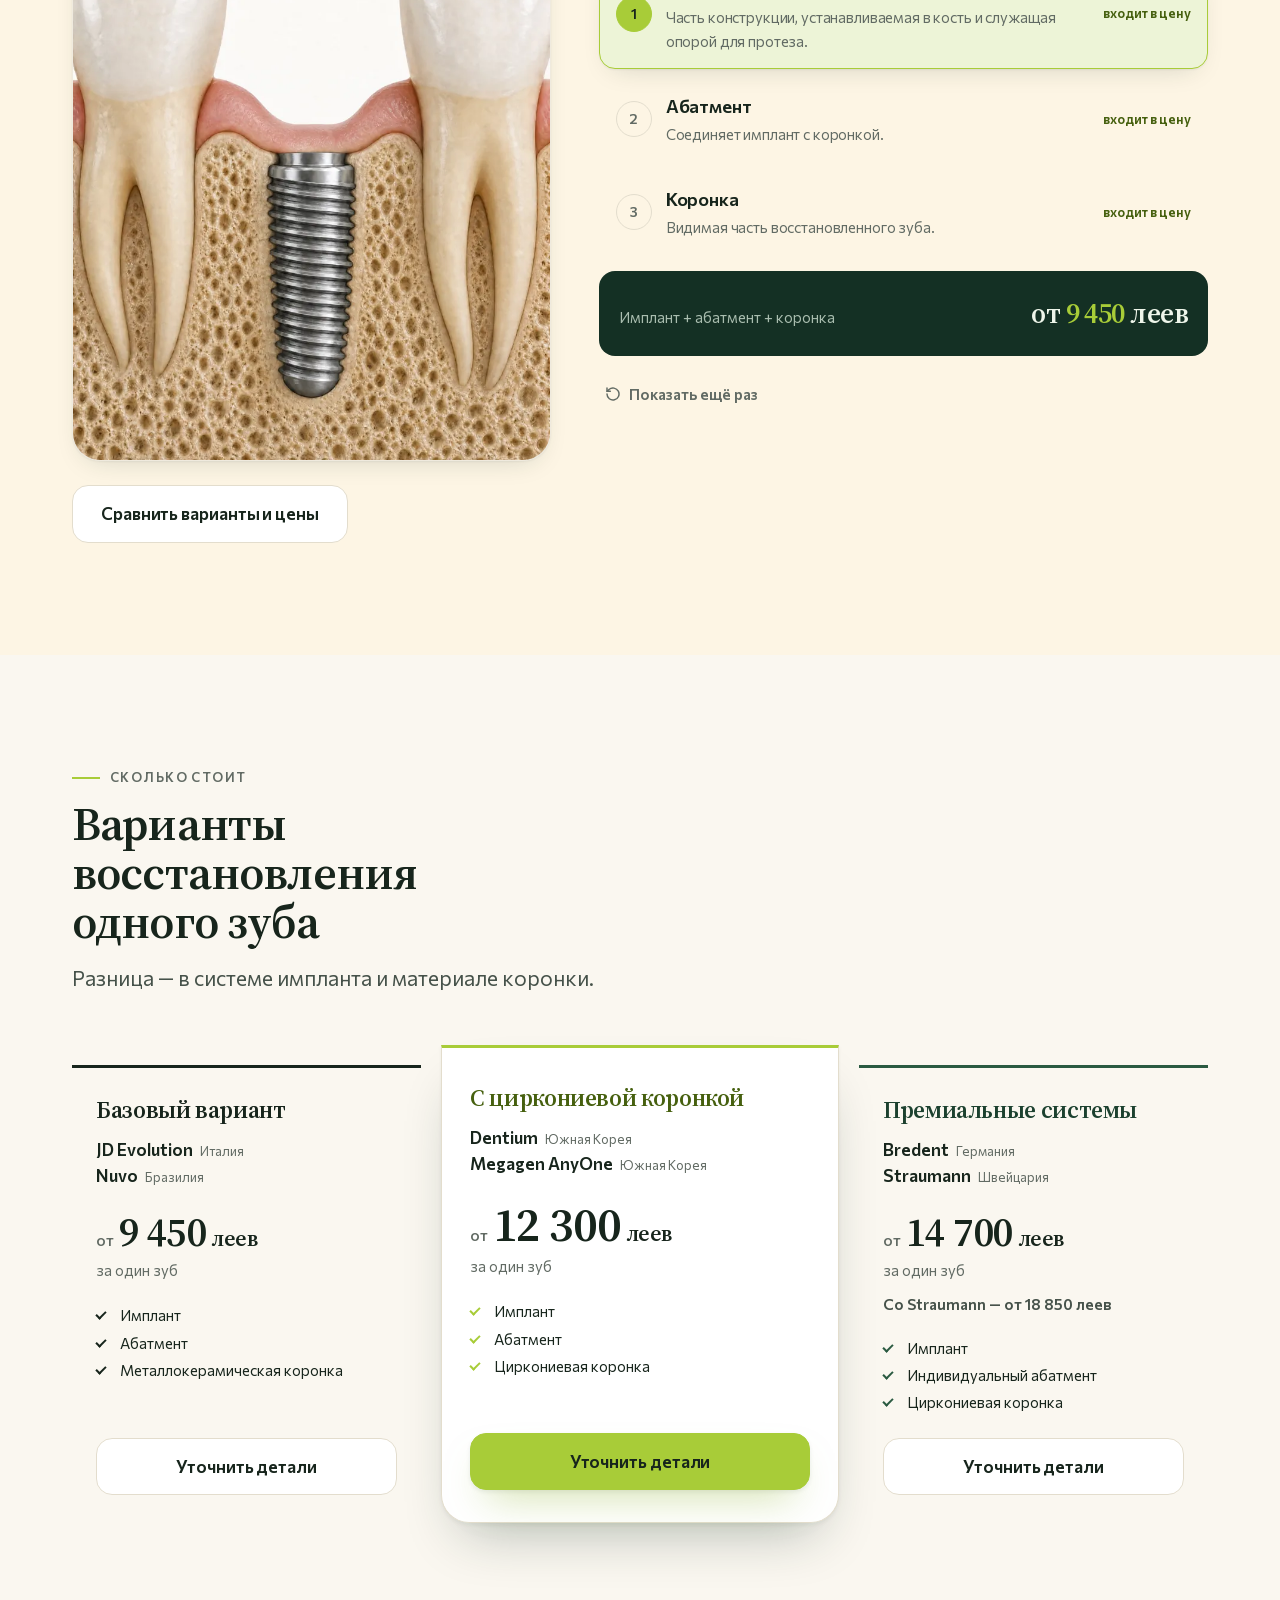
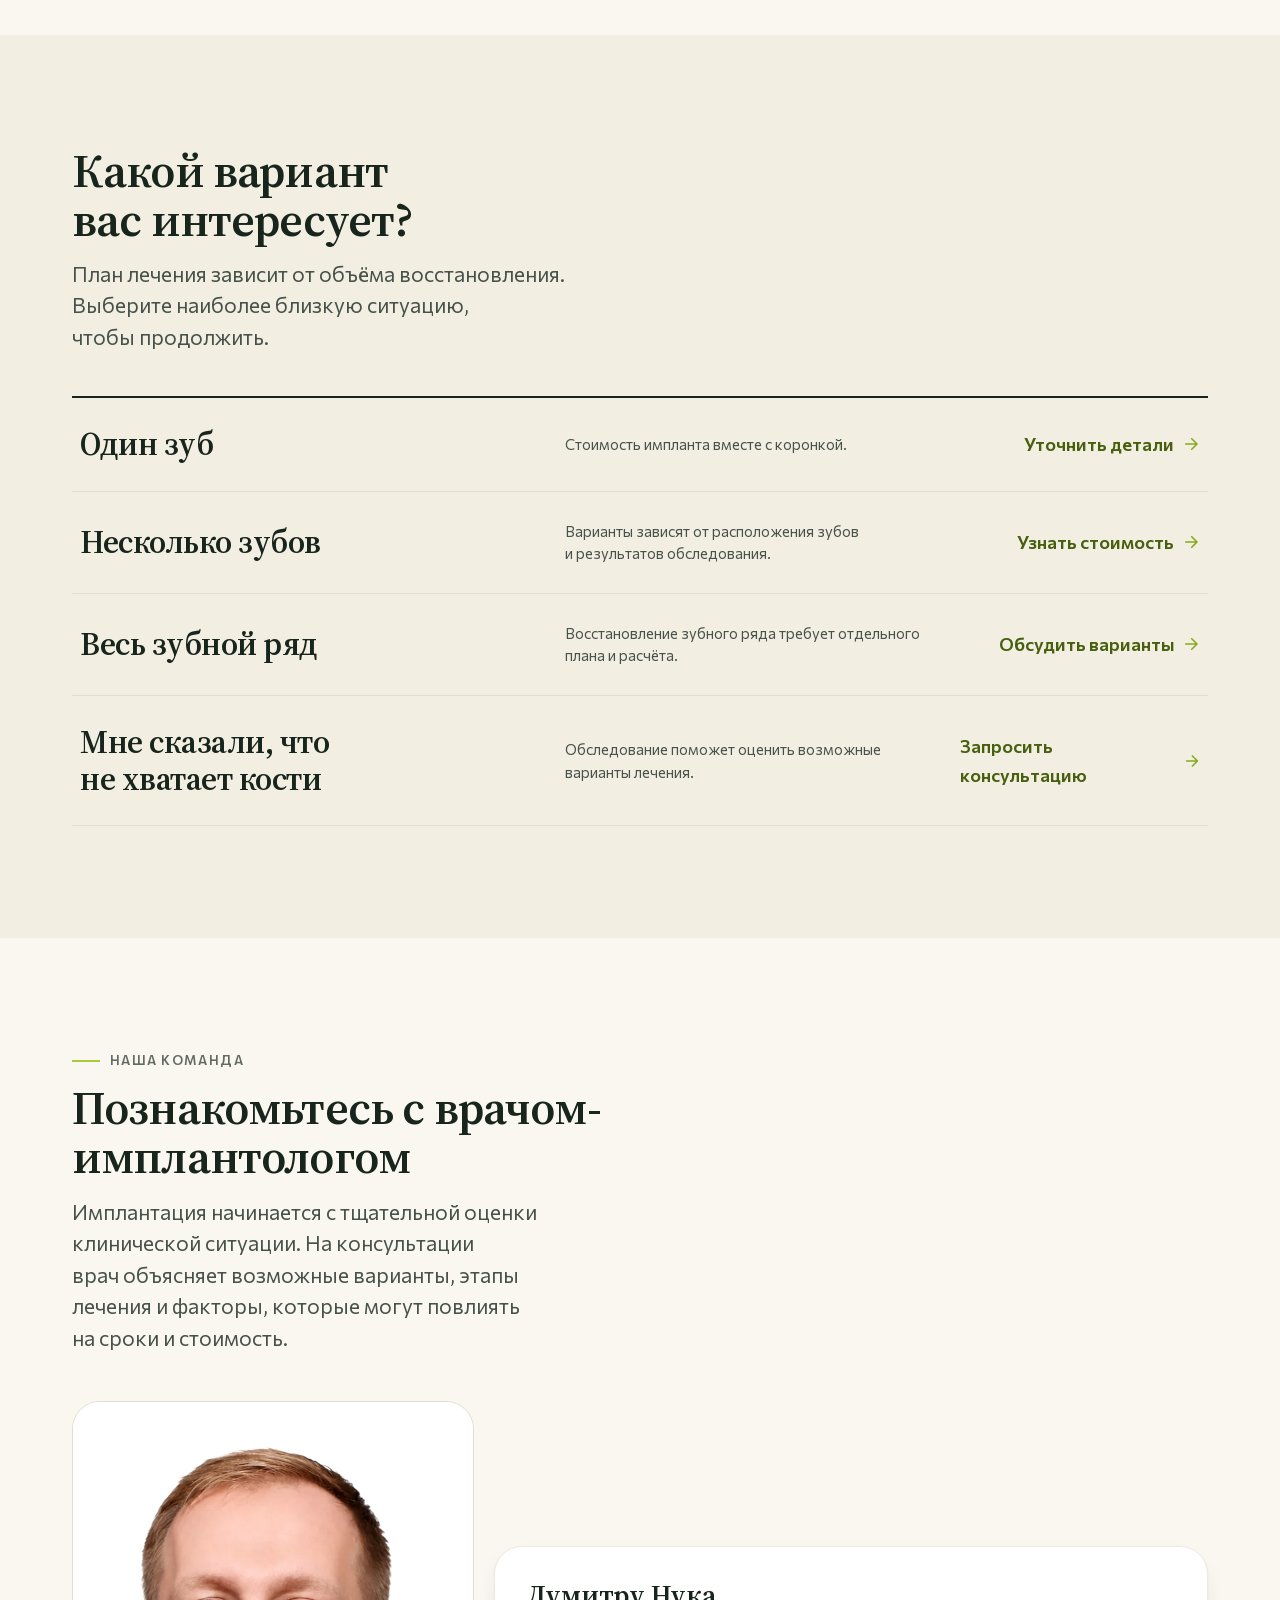
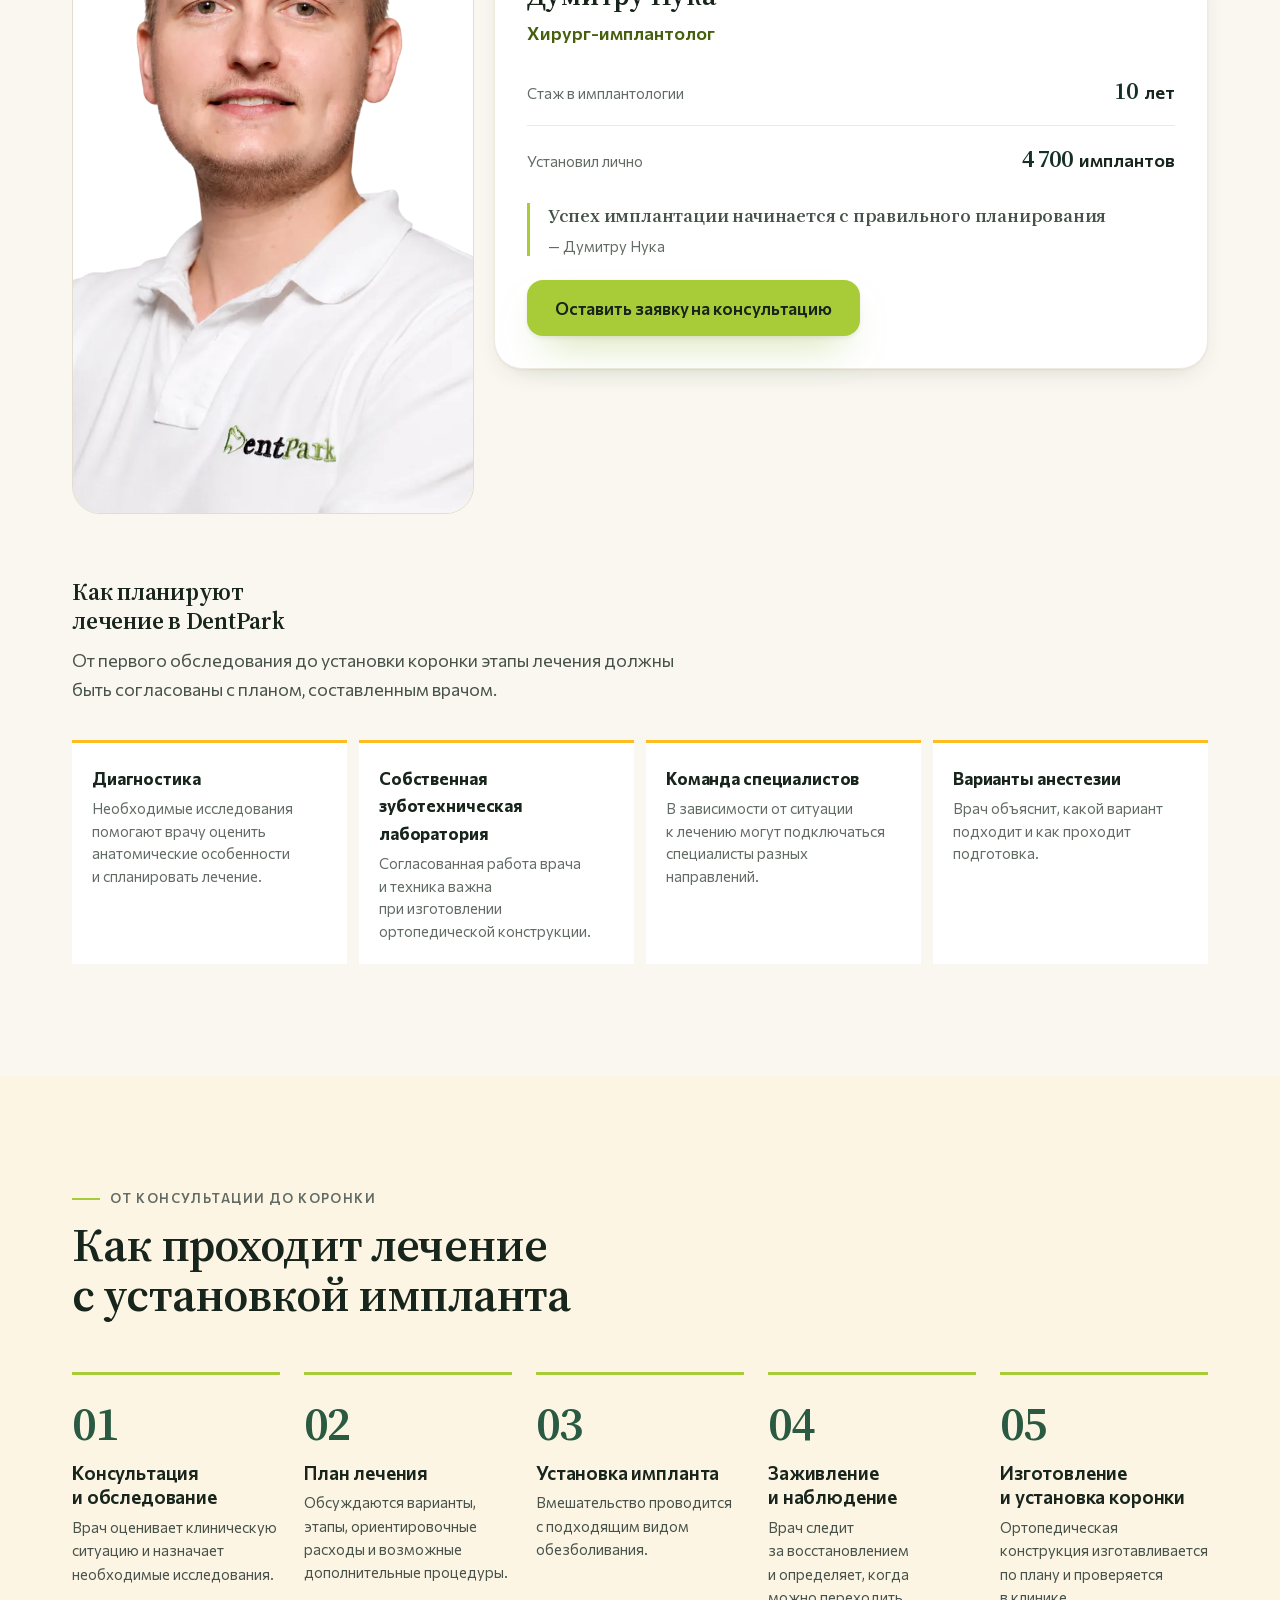
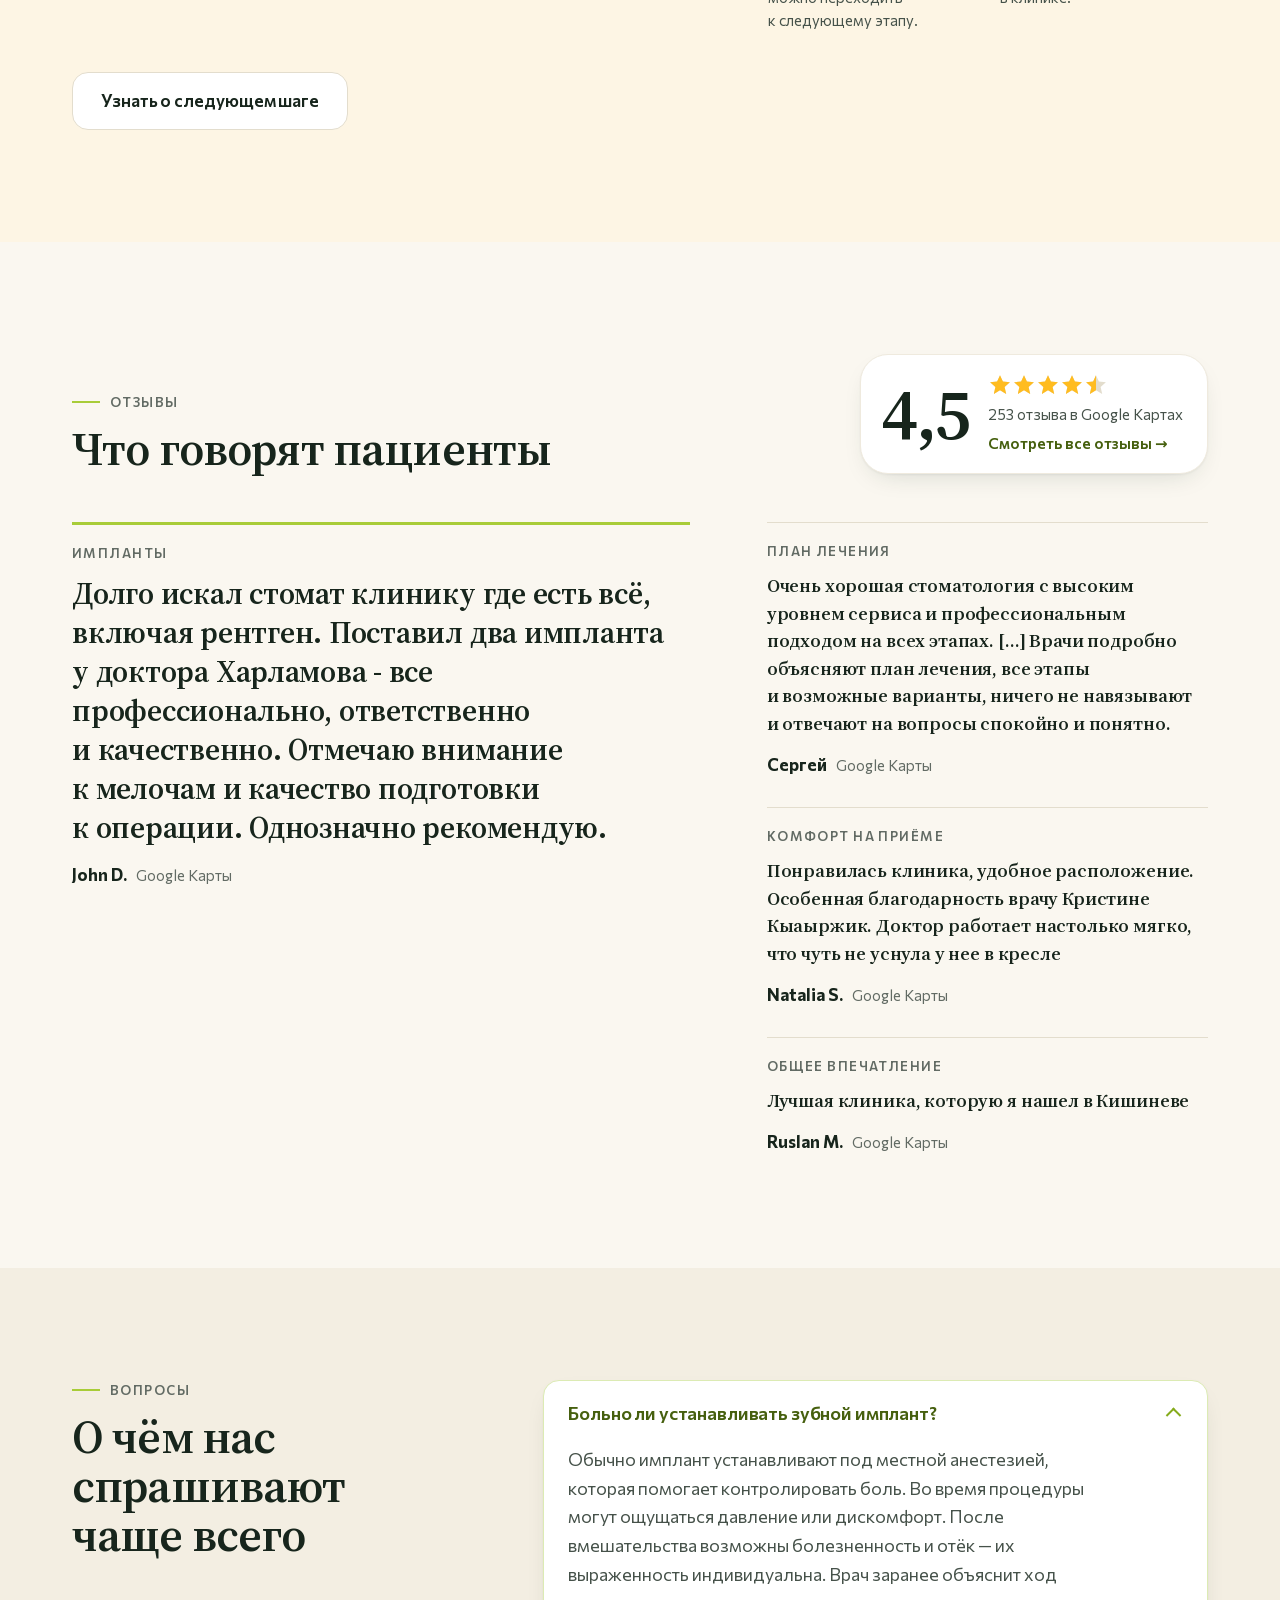
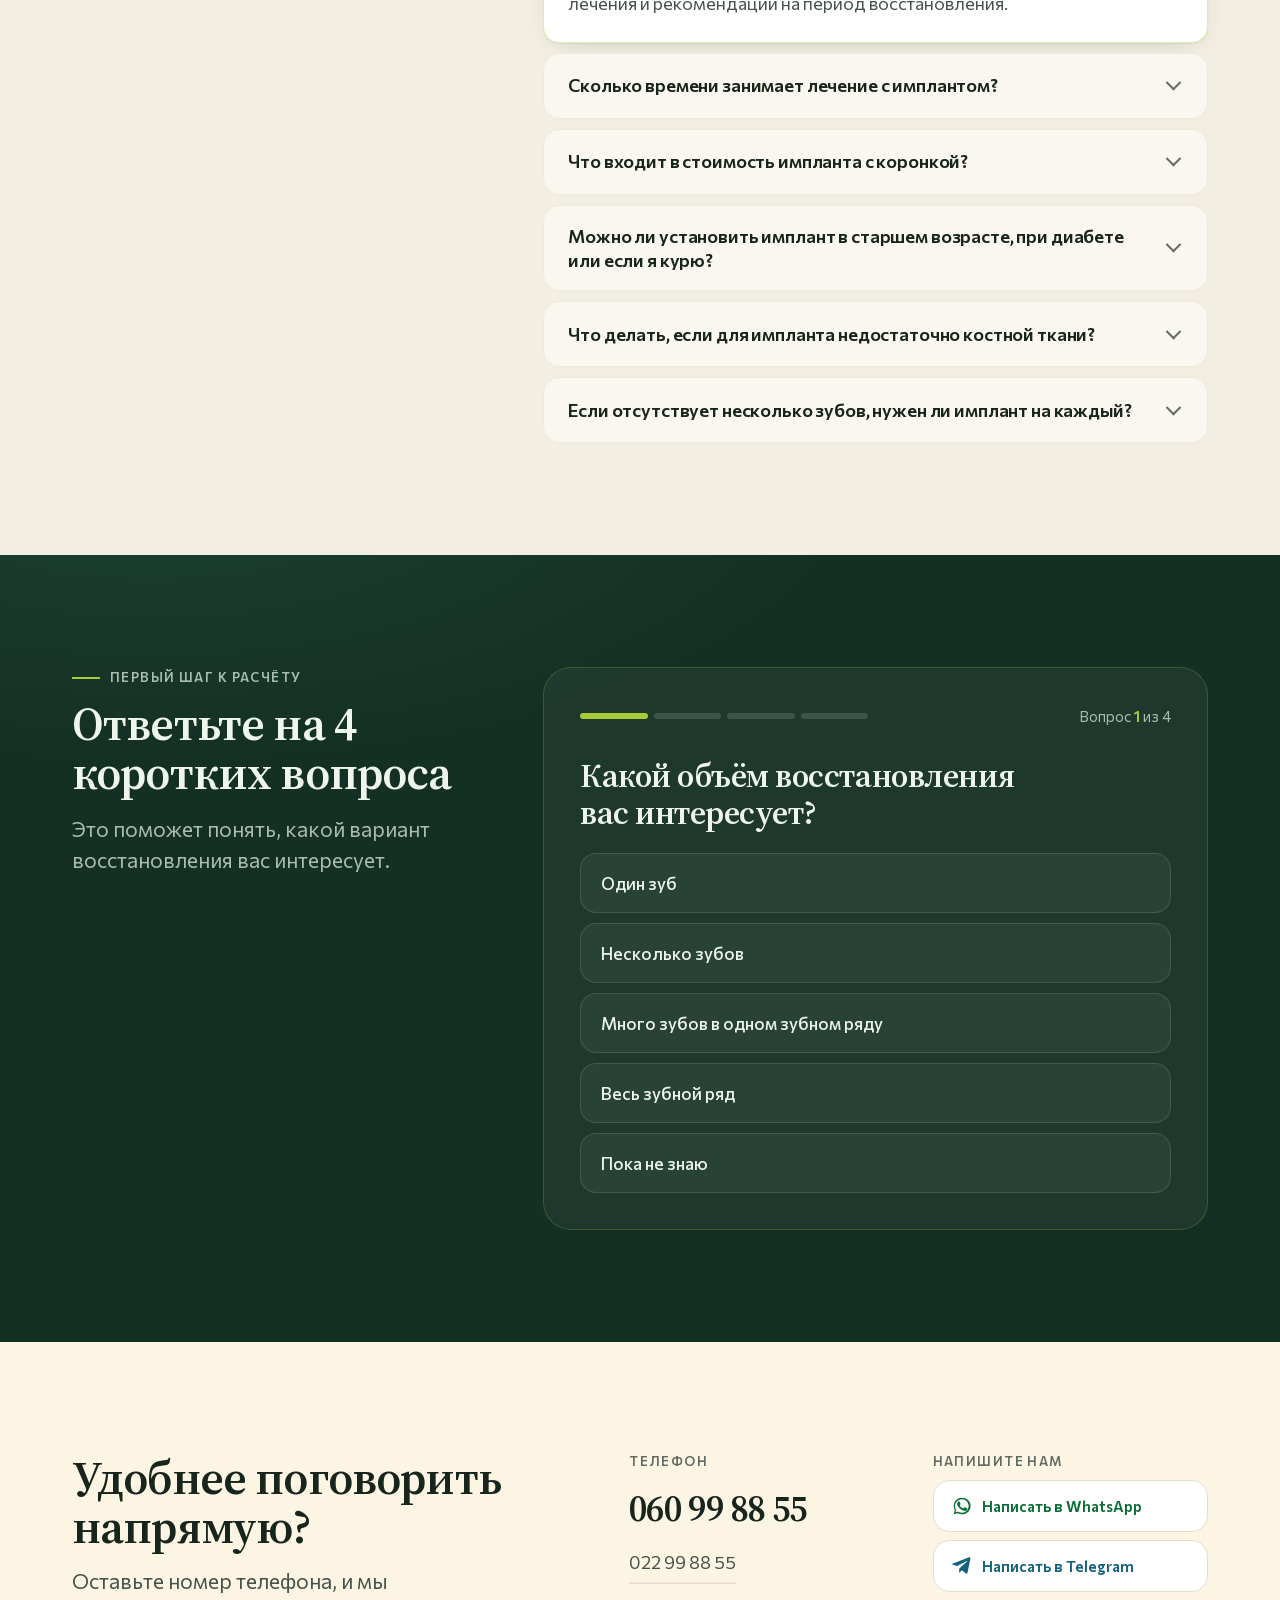
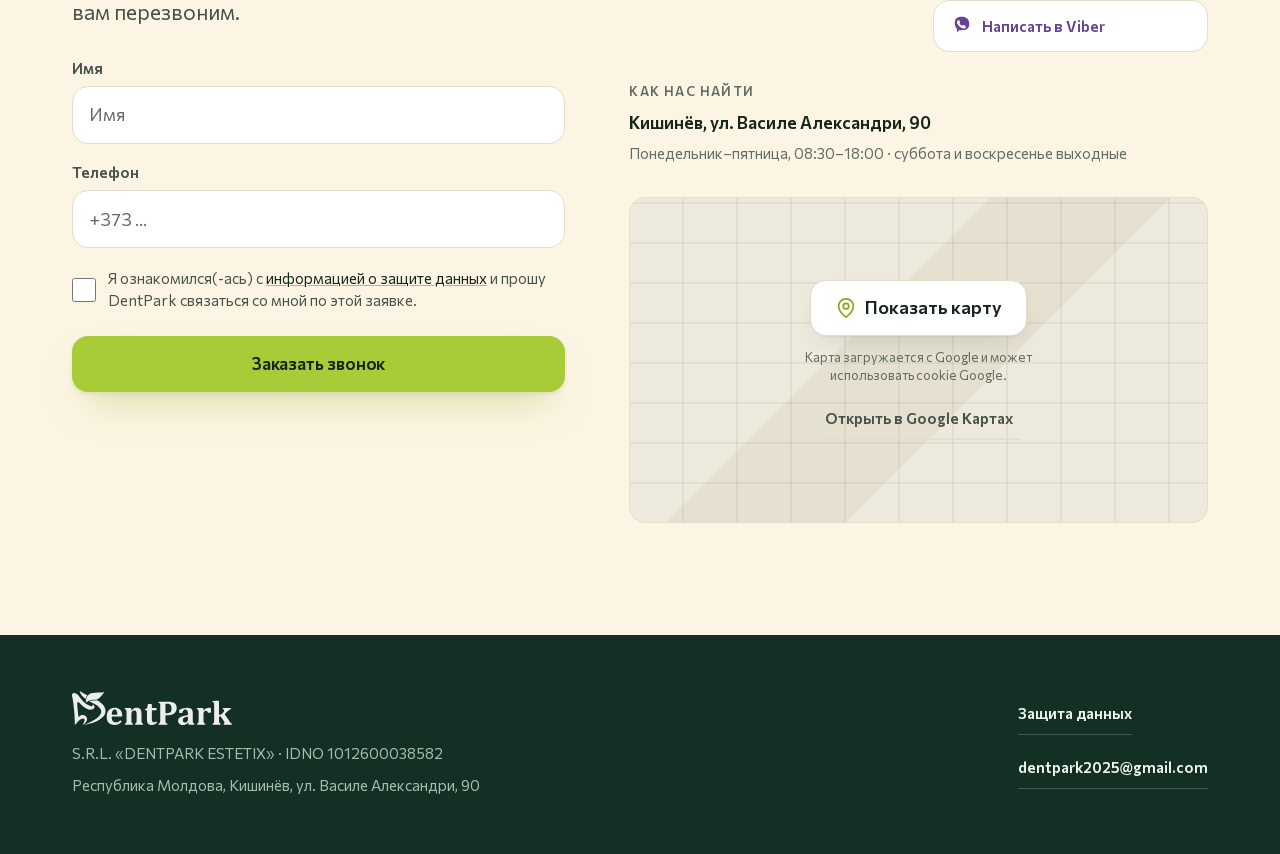
<file: ru/index.html>
<!DOCTYPE html><html lang="ru">
<head>
<meta charset="utf-8">
<meta name="viewport" content="width=device-width, initial-scale=1">
<title>Имплант с коронкой от 9 450 леев | DentPark</title>
<meta name="description" content="Имплантация зубов в DentPark, Кишинёв. Узнайте, из чего складывается стоимость импланта с коронкой, как проходит лечение и как записаться на консультацию.">
<meta name="robots" content="index, follow">
<link rel="canonical" href="https://implant.dentpark.md/ru/">
<link rel="alternate" hreflang="ro-MD" href="https://implant.dentpark.md/ro/">
<link rel="alternate" hreflang="ru-MD" href="https://implant.dentpark.md/ru/">
<meta property="og:type" content="website">
<meta property="og:site_name" content="DentPark">
<meta property="og:locale" content="ru_MD">
<meta property="og:title" content="Имплантация зубов в Кишинёве — DentPark">
<meta property="og:description" content="Варианты лечения, состав стоимости и консультация специалистов.">
<meta property="og:url" content="https://implant.dentpark.md/ru/">
<meta property="og:image" content="https://implant.dentpark.md/assets/img/hero-m1300.webp">

<link rel="preload" href="../assets/fonts/serif-cyrillic.sub.woff2" as="font" type="font/woff2" crossorigin>
<link rel="preload" href="../assets/fonts/comm-cyrillic.sub.woff2" as="font" type="font/woff2" crossorigin>
<link rel="stylesheet" href="../assets/css/main.css">
<script>document.documentElement.className+=' js';</script>
<script type="application/ld+json">{"@context": "https://schema.org", "@type": "Dentist", "name": "DentPark", "url": "https://implant.dentpark.md/ru/", "telephone": "+37360998855", "address": {"@type": "PostalAddress", "streetAddress": "str. Vasile Alecsandri 90", "addressLocality": "Chișinău", "addressCountry": "MD"}, "openingHoursSpecification": [{"@type": "OpeningHoursSpecification", "dayOfWeek": ["Monday", "Tuesday", "Wednesday", "Thursday", "Friday"], "opens": "08:30", "closes": "18:00"}]}</script>
</head>
<body data-thanks="spasibo.html" data-pixel=""
      data-msg-name-required="Укажите имя."
      data-msg-phone-required="Укажите номер телефона."
      data-msg-phone-invalid="Проверьте номер телефона: после +373 нужно 8 цифр."
      data-msg-consent="Подтвердите, что ознакомились с информацией об обработке данных."
      data-msg-sending="Отправляем..."
      data-msg-server="Не удалось отправить заявку. Попробуйте ещё раз или позвоните в клинику."
      data-msg-network="Соединение прервалось. Проверьте интернет и повторите попытку."
      data-msg-rate="Вы недавно отправляли заявку. Вы можете позвонить в клинику напрямую.">

<a class="skip" href="#main">Перейти к&nbsp;содержимому</a>

<header class="topbar">
  <div class="wrap topbar__in">
    <img class="topbar__logo" src="../assets/logo.svg" alt="DentPark" width="160" height="34">
    <div class="topbar__hours">Пн–Пт&nbsp;8:30–18:00</div>
    <a class="topbar__phone" href="tel:+37360998855" data-ev="click_call">
      <svg width="18" height="18" viewBox="0 0 24 24" fill="none" stroke="currentColor" stroke-width="2" stroke-linecap="round" aria-hidden="true">
        <path d="M22 16.9v3a2 2 0 0 1-2.2 2 19.8 19.8 0 0 1-8.6-3.1 19.5 19.5 0 0 1-6-6A19.8 19.8 0 0 1 2.1 4.2 2 2 0 0 1 4.1 2h3a2 2 0 0 1 2 1.7c.1.9.4 1.8.7 2.7a2 2 0 0 1-.5 2.1L8.1 9.7a16 16 0 0 0 6 6l1.2-1.2a2 2 0 0 1 2.1-.5c.9.3 1.8.6 2.7.7a2 2 0 0 1 1.7 2z"/>
      </svg>
      <span>060&nbsp;99&nbsp;88&nbsp;55</span>
    </a>
  </div>
</header>

<main id="main">

<section class="hero section">
  <div class="wrap hero__in">

    <figure class="hero__media" data-bleed>
      <picture>
        <source media="(min-width: 900px)" srcset="../assets/img/hero-d1406.webp" width="1406" height="1023">
        <source media="(min-width: 560px)" srcset="../assets/img/hero-m1300.webp" width="1300" height="976">
        <img src="../assets/img/hero-m780.webp"
             alt="Врач DentPark с пациенткой и ассистентом в клинике"
             width="780" height="586" fetchpriority="high">
      </picture>
    </figure>

    <div class="hero__body">
      <p class="eyebrow">Имплантация зубов · Кишинёв</p>

      <h1>Имплант с&nbsp;коронкой<span class="h1__price">от <span class="mark num">9&nbsp;450&nbsp;леев</span></span></h1>
      <p class="lede hero__lede">В&nbsp;цену входят имплант, абатмент и&nbsp;коронка.</p>

      <div class="hero__actions">
        <a class="btn btn--primary" href="#quiz" data-ev="hero_cta_click" data-open-quiz>
          Узнать стоимость
        </a>
        <a class="btn btn--ghost" href="tel:+37360998855" data-ev="click_call">
          <span>Связаться с&nbsp;клиникой
            <span class="btn__sub">060 99 88 55</span>
          </span>
        </a>
      </div>

      <p class="hero__note">
        <svg width="17" height="17" viewBox="0 0 24 24" fill="none" stroke="currentColor" stroke-width="2.5" stroke-linecap="round" stroke-linejoin="round" aria-hidden="true"><path d="M20 6 9 17l-5-5"/></svg>
        <span>Консультация имплантолога&nbsp;— бесплатно.</span>
      </p>
    </div>

  </div>

  <div class="wrap">
    <ul class="trust trust--words">
      <li><b>Своя</b><span>зуботехническая лаборатория</span></li>
      <li><b>Команда</b><span>профильных специалистов</span></li>
      <li><b>Диагностика</b><span>и&nbsp;планирование в&nbsp;клинике</span></li>
      <li><b>План</b><span>и&nbsp;расходы обсуждаются до&nbsp;начала лечения</span></li>
      </ul>
  </div>
</section>

<section class="build section" id="build">
  <div class="wrap">

    <div class="build__head">
      <p class="eyebrow">Из чего складывается стоимость</p>
      <h2>Что входит в&nbsp;восстановление зуба на&nbsp;импланте?</h2>
      <p class="lede">Имплант и&nbsp;коронка&nbsp;— разные части лечения. Поэтому при&nbsp;сравнении цен важно смотреть, что именно входит в&nbsp;предложение.</p>
    </div>

    <div class="build__grid">

      <div class="stage">
        <div class="stage__frames">
          <img class="frame is-on" data-frame="0" src="../assets/img/impl-0.webp"
               alt="Разрушенный зуб в разрезе: коронка утрачена, остался только корень"
               width="800" height="1072" decoding="async">
          <img class="frame" data-frame="1" src="../assets/img/impl-1.webp"
               alt="Титановый имплант вживлён в кость на месте удалённого корня, десна над ним сомкнута"
               width="800" height="1072" loading="lazy" decoding="async">
          <img class="frame" data-frame="2" src="../assets/img/impl-2.webp"
               alt="На имплант установлен титановый абатмент, он выступает над десной"
               width="800" height="1072" loading="lazy" decoding="async">
          <img class="frame" data-frame="3" src="../assets/img/impl-3.webp"
               alt="На абатмент установлена керамическая коронка, зуб восстановлен вровень с соседними"
               width="800" height="1072" loading="lazy" decoding="async">
          </div>
      </div>

      <div>
        <div class="steps" role="group" aria-label="Этапы восстановления зуба на импланте">
          <button class="step" type="button" data-step="0" aria-current="true">
            <span class="step__n">0</span>
            <span class="step__t">Исходная ситуация
              <span class="step__d">Отсутствующий или разрушенный зуб.</span>
            </span>
            
          </button>
          <button class="step" type="button" data-step="1">
            <span class="step__n">1</span>
            <span class="step__t">Имплант
              <span class="step__d">Часть конструкции, устанавливаемая в&nbsp;кость и&nbsp;служащая опорой для&nbsp;протеза.</span>
            </span>
            <span class="step__p">входит в&nbsp;цену</span>
          </button>
          <button class="step" type="button" data-step="2">
            <span class="step__n">2</span>
            <span class="step__t">Абатмент
              <span class="step__d">Соединяет имплант с&nbsp;коронкой.</span>
            </span>
            <span class="step__p">входит в&nbsp;цену</span>
          </button>
          <button class="step" type="button" data-step="3">
            <span class="step__n">3</span>
            <span class="step__t">Коронка
              <span class="step__d">Видимая часть восстановленного зуба.</span>
            </span>
            <span class="step__p">входит в&nbsp;цену</span>
          </button>
          </div>

        <div class="sum" id="sum">
          <span class="sum__l">Имплант + абатмент + коронка</span>
          <span class="sum__v">от <em class="num">9&nbsp;450</em> леев</span>
        </div>

        <button class="build__replay" type="button" id="replay">
          <svg width="16" height="16" viewBox="0 0 24 24" fill="none" stroke="currentColor" stroke-width="2.2" stroke-linecap="round" stroke-linejoin="round" aria-hidden="true">
            <path d="M3 12a9 9 0 1 0 3-6.7L3 8"/><path d="M3 3v5h5"/>
          </svg>
          Показать ещё раз
        </button>
      </div>

    </div>

    <p class="build__cta">
      <a class="btn btn--ghost" href="#tiers" data-ev="build_cta_click">Сравнить варианты и&nbsp;цены</a>
    </p>

  </div>
</section>

<section class="tiers section" id="tiers">
  <div class="wrap">

    <div class="tiers__head">
      <p class="eyebrow">Сколько стоит</p>
      <h2>Варианты восстановления одного зуба</h2>
      <p class="lede">Разница&nbsp;— в&nbsp;системе импланта и&nbsp;материале коронки.</p>
    </div>

    <div class="tiers__grid">
      <article class="tier">
        <h3 class="tier__lvl">Базовый вариант</h3>
        <ul class="tier__brands">
          <li>JD&nbsp;Evolution <span>Италия</span></li>
          <li>Nuvo <span>Бразилия</span></li>
          </ul>
        <p class="tier__price"><span class="tier__from">от</span> <b class="num">9&nbsp;450</b> леев</p>
        <p class="tier__unit">за&nbsp;один зуб</p>
        
        <ul class="tier__inc">
          <li>Имплант</li>
          <li>Абатмент</li>
          <li>Металлокерамическая коронка</li>
          </ul>
        <a class="btn btn--ghost tier__cta" href="#quiz" data-ev="package_cta_click" data-package="basic" data-open-quiz>Уточнить детали</a>
      </article>
      <article class="tier tier--pick">
        <h3 class="tier__lvl">С&nbsp;циркониевой коронкой</h3>
        <ul class="tier__brands">
          <li>Dentium <span>Южная Корея</span></li>
          <li>Megagen&nbsp;AnyOne <span>Южная Корея</span></li>
          </ul>
        <p class="tier__price"><span class="tier__from">от</span> <b class="num">12&nbsp;300</b> леев</p>
        <p class="tier__unit">за&nbsp;один зуб</p>
        
        <ul class="tier__inc">
          <li>Имплант</li>
          <li>Абатмент</li>
          <li>Циркониевая коронка</li>
          </ul>
        <a class="btn btn--ghost tier__cta" href="#quiz" data-ev="package_cta_click" data-package="zirconia" data-open-quiz>Уточнить детали</a>
      </article>
      <article class="tier">
        <h3 class="tier__lvl">Премиальные системы</h3>
        <ul class="tier__brands">
          <li>Bredent <span>Германия</span></li>
          <li>Straumann <span>Швейцария</span></li>
          </ul>
        <p class="tier__price"><span class="tier__from">от</span> <b class="num">14&nbsp;700</b> леев</p>
        <p class="tier__unit">за&nbsp;один зуб</p>
        <p class="tier__sub">Со Straumann&nbsp;— от&nbsp;18&nbsp;850&nbsp;леев</p>
        <ul class="tier__inc">
          <li>Имплант</li>
          <li>Индивидуальный абатмент</li>
          <li>Циркониевая коронка</li>
          </ul>
        <a class="btn btn--ghost tier__cta" href="#quiz" data-ev="package_cta_click" data-package="premium" data-open-quiz>Уточнить детали</a>
      </article>
      </div>

  </div>
</section>

<section class="pick section" id="pick">
  <div class="wrap pick__in">

    <div class="pick__head">
      <h2>Какой вариант вас интересует?</h2>
      <p class="lede">План лечения зависит от&nbsp;объёма восстановления. Выберите наиболее близкую ситуацию, чтобы продолжить.</p>
    </div>

    <ul class="pick__list">
      <li>
        <button class="pick__row" type="button" data-enter="one" data-entry="" data-ev="segment_click" data-segment="s1">
          <span class="pick__t">Один зуб</span>
          <span class="pick__d">Стоимость импланта вместе с&nbsp;коронкой.</span>
          <span class="pick__go">Уточнить детали
            <svg width="18" height="18" viewBox="0 0 24 24" fill="none" stroke="currentColor" stroke-width="2.2" stroke-linecap="round" stroke-linejoin="round" aria-hidden="true"><path d="M5 12h14M13 5l7 7-7 7"/></svg>
          </span>
        </button>
      </li>
      <li>
        <button class="pick__row" type="button" data-enter="few" data-entry="" data-ev="segment_click" data-segment="s2">
          <span class="pick__t">Несколько зубов</span>
          <span class="pick__d">Варианты зависят от&nbsp;расположения зубов и&nbsp;результатов обследования.</span>
          <span class="pick__go">Узнать стоимость
            <svg width="18" height="18" viewBox="0 0 24 24" fill="none" stroke="currentColor" stroke-width="2.2" stroke-linecap="round" stroke-linejoin="round" aria-hidden="true"><path d="M5 12h14M13 5l7 7-7 7"/></svg>
          </span>
        </button>
      </li>
      <li>
        <button class="pick__row" type="button" data-enter="full_arch" data-entry="" data-ev="segment_click" data-segment="s3">
          <span class="pick__t">Весь зубной ряд</span>
          <span class="pick__d">Восстановление зубного ряда требует отдельного плана и&nbsp;расчёта.</span>
          <span class="pick__go">Обсудить варианты
            <svg width="18" height="18" viewBox="0 0 24 24" fill="none" stroke="currentColor" stroke-width="2.2" stroke-linecap="round" stroke-linejoin="round" aria-hidden="true"><path d="M5 12h14M13 5l7 7-7 7"/></svg>
          </span>
        </button>
      </li>
      <li>
        <button class="pick__row" type="button" data-enter="" data-entry="bone" data-ev="segment_click" data-segment="s4">
          <span class="pick__t">Мне сказали, что не&nbsp;хватает кости</span>
          <span class="pick__d">Обследование поможет оценить возможные варианты лечения.</span>
          <span class="pick__go">Запросить консультацию
            <svg width="18" height="18" viewBox="0 0 24 24" fill="none" stroke="currentColor" stroke-width="2.2" stroke-linecap="round" stroke-linejoin="round" aria-hidden="true"><path d="M5 12h14M13 5l7 7-7 7"/></svg>
          </span>
        </button>
      </li>
      </ul>

  </div>
</section>

<section class="doc section" id="doctor">
  <div class="wrap">

    <div class="doc__head">
      <p class="eyebrow">Наша команда</p>
      <h2>Познакомьтесь с&nbsp;врачом-имплантологом</h2>
      <p class="lede">Имплантация начинается с&nbsp;тщательной оценки клинической ситуации. На консультации врач объясняет возможные варианты, этапы лечения и&nbsp;факторы, которые могут повлиять на&nbsp;сроки и&nbsp;стоимость.</p>
    </div>

    <div class="doc__grid doc__grid--novideo">

      <figure class="doc__photo">
        <img src="../assets/img/doctor.webp"
             alt="Думитру Нука, хирург-имплантолог клиники DentPark"
             width="880" height="1100" loading="lazy" decoding="async">
      </figure>

      <div class="doc__card">
        <h3 class="doc__name">Думитру Нука</h3>
        <p class="doc__role">Хирург-имплантолог</p>

        <dl class="doc__facts">
          <div>
            <dt>Стаж в&nbsp;имплантологии</dt>
            <dd><b class="num">10</b> лет</dd>
          </div>
          <div>
            <dt>Установил лично</dt>
            <dd><b class="num">4&nbsp;700</b> имплантов</dd>
          </div>
        </dl>

        <figure class="doc__quote">
          <blockquote>Успех имплантации начинается с&nbsp;правильного планирования</blockquote>
          <figcaption>— Думитру Нука</figcaption>
        </figure>

        <a class="btn btn--primary doc__cta" href="#contacts" data-ev="doctor_cta_click">Оставить заявку на&nbsp;консультацию</a>
      </div>

      

    </div>

    <div class="doc__plan">
      <h3>Как планируют лечение в&nbsp;DentPark</h3>
      <p class="doc__plan-lead">От первого обследования до&nbsp;установки коронки этапы лечения должны быть согласованы с&nbsp;планом, составленным врачом.</p>
      <ul class="doc__eq">
        <li>
          <b>Диагностика</b>
          <span>Необходимые исследования помогают врачу оценить анатомические особенности и&nbsp;спланировать лечение.</span>
        </li>
        <li>
          <b>Собственная зуботехническая лаборатория</b>
          <span>Согласованная работа врача и&nbsp;техника важна при&nbsp;изготовлении ортопедической конструкции.</span>
        </li>
        <li>
          <b>Команда специалистов</b>
          <span>В&nbsp;зависимости от&nbsp;ситуации к&nbsp;лечению могут подключаться специалисты разных направлений.</span>
        </li>
        <li>
          <b>Варианты анестезии</b>
          <span>Врач объяснит, какой вариант подходит и&nbsp;как проходит подготовка.</span>
        </li>
        </ul>
    </div>

  </div>
</section>

<section class="flow section" id="steps">
  <div class="wrap flow__in">

    <div class="flow__head">
      <p class="eyebrow">От консультации до&nbsp;коронки</p>
      <h2>Как проходит лечение с&nbsp;установкой импланта</h2>
    </div>

    <ol class="flow__list">
      <li>
        <h3>Консультация и&nbsp;обследование</h3>
        <p>Врач оценивает клиническую ситуацию и&nbsp;назначает необходимые исследования.</p>
      </li>
      <li>
        <h3>План лечения</h3>
        <p>Обсуждаются варианты, этапы, ориентировочные расходы и&nbsp;возможные дополнительные процедуры.</p>
      </li>
      <li>
        <h3>Установка импланта</h3>
        <p>Вмешательство проводится с&nbsp;подходящим видом обезболивания.</p>
      </li>
      <li>
        <h3>Заживление и&nbsp;наблюдение</h3>
        <p>Врач следит за&nbsp;восстановлением и&nbsp;определяет, когда можно переходить к&nbsp;следующему этапу.</p>
      </li>
      <li>
        <h3>Изготовление и&nbsp;установка коронки</h3>
        <p>Ортопедическая конструкция изготавливается по&nbsp;плану и&nbsp;проверяется в&nbsp;клинике.</p>
      </li>
      </ol>

    <p class="flow__more"><a class="btn btn--ghost" href="#quiz" data-ev="flow_cta_click" data-open-quiz>Узнать о&nbsp;следующем шаге</a></p>

  </div>
</section>

<section class="rev section" id="reviews">
  <div class="wrap">

    <div class="rev__top">
      <div class="rev__head">
        <p class="eyebrow">Отзывы</p>
        <h2>Что говорят пациенты</h2>
      </div>
      <a class="rev__score" href="https://www.google.com/maps/place/DentPark/@47.0235841,28.8423852,17z/data=!4m8!3m7!1s0x40c97c376553b2c1:0x2cdfaa7560085615!8m2!3d47.0235841!4d28.8423852!9m1!1b1!16s%2Fg%2F11bx0b6zs1" target="_blank" rel="noopener" data-ev="reviews_google_click">
        <span class="rev__num">4,5</span>
        <span class="rev__meta">
          <svg class="rev__stars" viewBox="0 0 120 24" width="120" height="24" role="img" aria-label="4,5 из 5 звёзд">
            <defs>
              <path id="rvStar" d="M12 2.2l2.9 6.4 7 .7-5.3 4.7 1.6 6.9L12 17.3l-6.2 3.6 1.6-6.9L2.1 9.3l7-.7z"/>
              <clipPath id="rvFill"><rect width="108.0" height="24"/></clipPath>
            </defs>
            <g class="s0"><use href="#rvStar" x="0"/><use href="#rvStar" x="24"/><use href="#rvStar" x="48"/><use href="#rvStar" x="72"/><use href="#rvStar" x="96"/></g>
            <g class="s1" clip-path="url(#rvFill)"><use href="#rvStar" x="0"/><use href="#rvStar" x="24"/><use href="#rvStar" x="48"/><use href="#rvStar" x="72"/><use href="#rvStar" x="96"/></g>
          </svg>
          <span>253 отзыва в&nbsp;Google Картах</span>
          <span class="rev__all">Смотреть все отзывы <span aria-hidden="true">→</span></span>
        </span>
      </a>
    </div>

    <div class="rev__list">
      <figure class="rev__item rev__item--lead">
        <p class="rev__topic">Импланты</p>
        <blockquote lang="ru">
          <p>Долго искал стомат клинику где есть всё, включая рентген. Поставил два импланта у&nbsp;доктора Харламова - все профессионально, ответственно и&nbsp;качественно. Отмечаю внимание к&nbsp;мелочам и&nbsp;качество подготовки к&nbsp;операции. Однозначно рекомендую.</p>
        </blockquote>
        <figcaption><b>John D.</b> <span>Google Карты</span></figcaption>
      </figure>
      <figure class="rev__item">
        <p class="rev__topic">План лечения</p>
        <blockquote lang="ru">
          <p>Очень хорошая стоматология с&nbsp;высоким уровнем сервиса и&nbsp;профессиональным подходом на&nbsp;всех этапах. […] Врачи подробно объясняют план лечения, все этапы и&nbsp;возможные варианты, ничего не&nbsp;навязывают и&nbsp;отвечают на&nbsp;вопросы спокойно и&nbsp;понятно.</p>
        </blockquote>
        <figcaption><b>Сергей</b> <span>Google Карты</span></figcaption>
      </figure>
      <figure class="rev__item">
        <p class="rev__topic">Комфорт на&nbsp;приёме</p>
        <blockquote lang="ru">
          <p>Понравилась клиника, удобное расположение. Особенная благодарность врачу Кристине Кыаыржик. Доктор работает настолько мягко, что чуть не&nbsp;уснула у&nbsp;нее в&nbsp;кресле</p>
        </blockquote>
        <figcaption><b>Natalia S.</b> <span>Google Карты</span></figcaption>
      </figure>
      <figure class="rev__item">
        <p class="rev__topic">Общее впечатление</p>
        <blockquote lang="ru">
          <p>Лучшая клиника, которую я&nbsp;нашел в&nbsp;Кишиневе</p>
        </blockquote>
        <figcaption><b>Ruslan M.</b> <span>Google Карты</span></figcaption>
      </figure>
      </div>


  </div>
</section>



<section class="faq section" id="faq">
  <div class="wrap faq__in">

    <div class="faq__head">
      <p class="eyebrow">Вопросы</p>
      <h2>О&nbsp;чём нас спрашивают чаще всего</h2>
    </div>

    <div class="faq__list">
      <details class="qa" name="faq" open>
        <summary>Больно ли&nbsp;устанавливать зубной имплант?</summary>
        <div class="qa__body"><p>Обычно имплант устанавливают под&nbsp;местной анестезией, которая помогает контролировать боль. Во время процедуры могут ощущаться давление или дискомфорт. После вмешательства возможны болезненность и&nbsp;отёк&nbsp;— их выраженность индивидуальна. Врач заранее объяснит ход лечения и&nbsp;рекомендации на&nbsp;период восстановления.</p></div>
      </details>
      <details class="qa" name="faq">
        <summary>Сколько времени занимает лечение с&nbsp;имплантом?</summary>
        <div class="qa__body"><p>Единого срока для&nbsp;всех нет. После установки импланта требуется время на&nbsp;заживление и&nbsp;приживление в&nbsp;кости&nbsp;— иногда несколько месяцев. При необходимости подготовки или дополнительных процедур лечение может длиться дольше. На консультации врач объяснит этапы и&nbsp;ориентировочные сроки именно для&nbsp;вашей ситуации.</p></div>
      </details>
      <details class="qa" name="faq">
        <summary>Что входит в&nbsp;стоимость импланта с&nbsp;коронкой?</summary>
        <div class="qa__body"><p>В&nbsp;предложении по&nbsp;восстановлению одного зуба важно уточнить наличие импланта, абатмента и&nbsp;коронки. Стоимость зависит от&nbsp;выбранной системы и&nbsp;материалов. Удаление зуба, костная пластика, обследования и&nbsp;другие процедуры могут оплачиваться отдельно. До начала лечения стоит получить план и&nbsp;смету по&nbsp;рекомендованным этапам.</p></div>
      </details>
      <details class="qa" name="faq">
        <summary>Можно ли&nbsp;установить имплант в&nbsp;старшем возрасте, при&nbsp;диабете или если я&nbsp;курю?</summary>
        <div class="qa__body"><p>Возраст сам по&nbsp;себе не&nbsp;определяет возможность имплантации. Врач учитывает общее состояние здоровья, состояние полости рта и&nbsp;факторы, влияющие на&nbsp;заживление. Плохо контролируемый диабет и&nbsp;курение могут повышать риски, поэтому важно сообщить врачу о&nbsp;заболеваниях и&nbsp;привычках. Решение принимается индивидуально.</p></div>
      </details>
      <details class="qa" name="faq">
        <summary>Что делать, если для&nbsp;импланта недостаточно костной ткани?</summary>
        <div class="qa__body"><p>В&nbsp;некоторых случаях врач может рассмотреть костную пластику или другой план лечения. Но такие решения подходят не&nbsp;всем. Для оценки возможностей и&nbsp;рисков необходимы осмотр и, при&nbsp;показаниях, диагностические снимки.</p></div>
      </details>
      <details class="qa" name="faq">
        <summary>Если отсутствует несколько зубов, нужен ли&nbsp;имплант на&nbsp;каждый?</summary>
        <div class="qa__body"><p>Количество имплантов не&nbsp;определяется только числом отсутствующих зубов. Возможны разные ортопедические решения, выбор которых зависит от&nbsp;расположения зубов, состояния кости и&nbsp;других особенностей. План составляется после обследования. Цена восстановления одного зуба не&nbsp;равна автоматически стоимости лечения нескольких зубов.</p></div>
      </details>
      </div>
  </div>
</section>

<section class="quiz" id="quiz">
  <div class="wrap quiz__in">

    <div class="quiz__head">
      <p class="eyebrow eyebrow--on-dark">Первый шаг к&nbsp;расчёту</p>
      <h2>Ответьте на&nbsp;4 коротких вопроса</h2>
      <p class="quiz__lede">Это поможет понять, какой вариант восстановления вас интересует.</p>
    </div>

    <form class="quiz__box" id="quizForm" novalidate>

      <div class="quiz__top">
        <ol class="qbar" aria-hidden="true">
          <li></li><li></li><li></li><li></li>
        </ol>
        <p class="qcount" id="qCount" data-tpl="Вопрос {current} из {total}"></p>
      </div>

      <fieldset class="qstep is-on" data-step="0">
        <legend class="qtitle">Какой объём восстановления вас интересует?</legend>
        <div class="qopts qopts--wide">
          <button class="qopt" type="button" data-q="q1" data-v="one" aria-pressed="false">Один зуб</button>
          <button class="qopt" type="button" data-q="q1" data-v="few" aria-pressed="false">Несколько зубов</button>
          <button class="qopt" type="button" data-q="q1" data-v="many" aria-pressed="false">Много зубов в&nbsp;одном зубном ряду</button>
          <button class="qopt" type="button" data-q="q1" data-v="full_arch" aria-pressed="false">Весь зубной ряд</button>
          <button class="qopt" type="button" data-q="q1" data-v="unknown" aria-pressed="false">Пока не&nbsp;знаю</button>
          </div>
        
      </fieldset>
      <fieldset class="qstep" data-step="1">
        <legend class="qtitle">Как давно отсутствуют зубы?</legend>
        <div class="qopts">
          <button class="qopt" type="button" data-q="q2" data-v="lt1y" aria-pressed="false">Меньше года</button>
          <button class="qopt" type="button" data-q="q2" data-v="gte1y" aria-pressed="false">Год или больше</button>
          <button class="qopt" type="button" data-q="q2" data-v="extraction" aria-pressed="false">Удаление зуба ещё предстоит</button>
          <button class="qopt" type="button" data-q="q2" data-v="unknown" aria-pressed="false">Не знаю / по-разному</button>
          </div>
        
      </fieldset>
      <fieldset class="qstep" data-step="2">
        <legend class="qtitle">У&nbsp;вас есть снимок или компьютерная томография зубов?</legend>
        <div class="qopts">
          <button class="qopt" type="button" data-q="q3" data-v="yes" aria-pressed="false">Да</button>
          <button class="qopt" type="button" data-q="q3" data-v="no" aria-pressed="false">Нет</button>
          <button class="qopt" type="button" data-q="q3" data-v="unknown" aria-pressed="false">Не знаю, какой снимок у&nbsp;меня есть</button>
          </div>
        
      </fieldset>
      <fieldset class="qstep" data-step="3">
        <legend class="qtitle">Когда вам удобно обсудить варианты?</legend>
        <div class="qopts">
          <button class="qopt" type="button" data-q="q4" data-v="soon" aria-pressed="false">В&nbsp;ближайшее время</button>
          <button class="qopt" type="button" data-q="q4" data-v="weeks" aria-pressed="false">В&nbsp;течение нескольких недель</button>
          <button class="qopt" type="button" data-q="q4" data-v="later" aria-pressed="false">Позже</button>
          <button class="qopt" type="button" data-q="q4" data-v="researching" aria-pressed="false">Пока только узнаю информацию</button>
          </div>
        
      </fieldset>
      <fieldset class="qstep qstep--form" data-step="4">
        <legend class="qtitle">
          <span data-variant="std">Ответы получены. Как с&nbsp;вами связаться?</span>
          <span data-variant="full_arch" hidden>Для восстановления целого зубного ряда нужен отдельный расчёт</span>
        </legend>

        <p class="qlead">
          <span data-variant="std">Команда DentPark расскажет о&nbsp;вариантах и&nbsp;дальнейших шагах.</span>
          <span data-variant="full_arch" hidden>Оставьте контакт, и&nbsp;мы расскажем о&nbsp;вариантах.</span>
        </p>

        <ul class="qget" data-variant="std">
          <li>Возможные варианты</li>
          <li>Ориентировочные расходы</li>
          <li>Как записаться</li>
        </ul>

        <div class="fld">
          <label for="qName">Как к&nbsp;вам обращаться?</label>
          <input id="qName" name="name" type="text" autocomplete="given-name"
                 placeholder="Имя" required maxlength="60"
                 aria-describedby="qNameErr">
          <span class="fld__err" id="qNameErr" data-err="name"></span>
        </div>

        <div class="fld">
          <label for="qPhone">Номер телефона</label>
          <input id="qPhone" name="phone" type="tel" inputmode="tel"
                 autocomplete="tel" placeholder="+373 ..." required
                 aria-describedby="qPhoneErr">
          <span class="fld__err" id="qPhoneErr" data-err="phone"></span>
        </div>

        <label class="chk">
          <input type="checkbox" id="qAgree" required aria-describedby="qAgreeErr">
          <span>Я&nbsp;согласен(-на), чтобы DentPark использовала моё имя, телефон и&nbsp;ответы опроса, чтобы связаться со&nbsp;мной по&nbsp;этой заявке. Я&nbsp;ознакомился(-ась) с <a href='konfidentsialnost.html' target='_blank' rel='noopener'>информацией о&nbsp;защите данных</a>.</span>
        </label>
        <span class="fld__err" id="qAgreeErr" data-err="agree"></span>

        <div class="hp" aria-hidden="true">
          <label for="qFax">Не заполняйте это поле</label>
          <input id="qFax" name="fax" type="text" tabindex="-1" autocomplete="off">
        </div>

        <button class="btn btn--primary qsubmit" type="submit" id="qSubmit"
                data-label-std="Отправить заявку"
                data-label-arch="Обсудить варианты">Отправить заявку</button>

        <p class="fstatus" data-status role="status" aria-live="polite"></p>
        <a class="fstatus__call" data-call href="tel:+37360998855" data-ev="click_call" hidden>Позвонить: 060 99 88 55</a>
      </fieldset>

      <button class="qback" type="button" id="qBack" hidden>
        <svg width="16" height="16" viewBox="0 0 24 24" fill="none" stroke="currentColor" stroke-width="2.4" stroke-linecap="round" stroke-linejoin="round" aria-hidden="true">
          <path d="M19 12H5M12 19l-7-7 7-7"/>
        </svg>
        Назад
      </button>

    </form>
  </div>
</section>

<section class="fin section" id="contacts">
  <div class="wrap fin__in">

    <div class="fin__form">
      <h2>Удобнее поговорить напрямую?</h2>
      <p class="lede">Оставьте номер телефона, и&nbsp;мы вам перезвоним.</p>

      <form id="shortForm" novalidate>
        <div class="fld">
          <label for="sName">Имя</label>
          <input id="sName" type="text" autocomplete="given-name" placeholder="Имя" required maxlength="60" aria-describedby="sNameErr">
          <span class="fld__err" id="sNameErr" data-err="s-name"></span>
        </div>

        <div class="fld">
          <label for="sPhone">Телефон</label>
          <input id="sPhone" type="tel" inputmode="tel" autocomplete="tel" placeholder="+373 ..." required aria-describedby="sPhoneErr">
          <span class="fld__err" id="sPhoneErr" data-err="s-phone"></span>
        </div>

        <label class="chk">
          <input type="checkbox" id="sAgree" required aria-describedby="sAgreeErr">
          <span>Я&nbsp;ознакомился(-ась) с <a href='konfidentsialnost.html' target='_blank' rel='noopener'>информацией о&nbsp;защите данных</a> и&nbsp;прошу DentPark связаться со&nbsp;мной по&nbsp;этой заявке.</span>
        </label>
        <span class="fld__err" id="sAgreeErr" data-err="s-agree"></span>

        <div class="hp" aria-hidden="true">
          <label for="sFax">Не заполняйте это поле</label>
          <input id="sFax" type="text" tabindex="-1" autocomplete="off">
        </div>

        <button class="btn btn--primary qsubmit" type="submit" id="sSubmit">Заказать звонок</button>

        <p class="fstatus" data-status role="status" aria-live="polite"></p>
        <a class="fstatus__call" data-call href="tel:+37360998855" data-ev="click_call" hidden>Позвонить: 060 99 88 55</a>
      </form>
    </div>

    <div class="fin__contacts">

      <div class="fin__block">
        <h3>Телефон</h3>
        <a class="fin__big" href="tel:+37360998855" data-ev="click_call">060 99 88 55</a>
        <a class="fin__sec" href="tel:+37322998855" data-ev="click_call">022 99 88 55</a>
      </div>

      <div class="fin__block">
        <h3>Напишите нам</h3>
        <div class="fin__msgs">
          <a class="msg msg--wa" href="https://wa.me/37360998855?text=%D0%97%D0%B4%D1%80%D0%B0%D0%B2%D1%81%D1%82%D0%B2%D1%83%D0%B9%D1%82%D0%B5%2C%20%D1%83%20%D0%BC%D0%B5%D0%BD%D1%8F%20%D0%B2%D0%BE%D0%BF%D1%80%D0%BE%D1%81%20%D0%BE%D0%B1%20%D0%B8%D0%BC%D0%BF%D0%BB%D0%B0%D0%BD%D1%82%D0%B0%D1%86%D0%B8%D0%B8%20%D0%B7%D1%83%D0%B1%D0%BE%D0%B2." target="_blank" rel="noopener" data-ev="click_whatsapp">
            <svg viewBox="0 0 24 24" fill="currentColor" aria-hidden="true"><path d="M17.5 14.4c-.3-.2-1.7-.9-2-1-.3-.1-.5-.1-.7.1-.2.3-.7 1-.9 1.2-.2.2-.3.2-.6.1-.3-.2-1.2-.5-2.3-1.4-.9-.8-1.4-1.7-1.6-2-.2-.3 0-.5.1-.6l.5-.5c.1-.2.2-.3.3-.5 0-.2 0-.4-.1-.5 0-.2-.7-1.6-.9-2.2-.2-.6-.5-.5-.7-.5h-.6c-.2 0-.5.1-.8.4-.3.3-1 1-1 2.5s1.1 2.9 1.2 3.1c.2.2 2.1 3.2 5.1 4.5.7.3 1.3.5 1.7.6.7.2 1.4.2 1.9.1.6-.1 1.7-.7 2-1.4.2-.7.2-1.3.2-1.4-.1-.2-.3-.2-.6-.4z"/><path d="M12 2a10 10 0 0 0-8.6 15L2 22l5.2-1.4A10 10 0 1 0 12 2zm0 18.2c-1.6 0-3.1-.4-4.4-1.2l-.3-.2-3.1.8.8-3-.2-.3a8.2 8.2 0 1 1 7.2 3.9z"/></svg>
            Написать в&nbsp;WhatsApp
          </a>
          <a class="msg msg--tg" href="https://t.me/dentparkmd" target="_blank" rel="noopener" data-ev="click_telegram">
            <svg viewBox="0 0 24 24" fill="currentColor" aria-hidden="true"><path d="M21.9 4.3 18.6 20c-.2 1.1-.9 1.4-1.8.9l-5-3.7-2.4 2.3c-.3.3-.5.5-1 .5l.4-5.1 9.3-8.4c.4-.4-.1-.6-.6-.2L6 12.1l-5-1.6c-1.1-.3-1.1-1 .2-1.5l19.3-7.4c.9-.3 1.7.2 1.4 2.7z"/></svg>
            Написать в&nbsp;Telegram
          </a>
          <a class="msg msg--vb" href="viber://chat?number=%2B37360998855" data-ev="click_viber">
            <svg viewBox="0 0 24 24" fill="currentColor" aria-hidden="true"><path d="M12 1C7.2 1 3.3 2.5 3.3 8.4c0 3.5 1.3 5.6 2.6 6.8v3.4c0 .5.6.7.9.4l2-2.2c1 .2 2 .3 3.2.3 4.8 0 8.7-1.5 8.7-7.4S16.8 1 12 1zm4.9 12.6c-.3.6-1.3 1.3-1.9 1.4-.5.1-1.1.2-3.3-.7-2.8-1.2-4.5-4-4.6-4.2-.1-.2-1.1-1.4-1.1-2.7s.7-1.9 1-2.1c.2-.3.5-.3.7-.3h.5c.2 0 .4 0 .6.5l.8 2c.1.2 0 .4-.1.5l-.3.4c-.1.1-.2.3-.1.5.1.2.6 1 1.3 1.6.9.8 1.6 1 1.8 1.1.2.1.4.1.5-.1l.6-.7c.2-.2.3-.1.5 0l1.9.9c.2.1.4.2.4.3.1.2.1.7-.2 1.2z"/></svg>
            Написать в&nbsp;Viber
          </a>
        </div>
      </div>

      <div class="fin__block">
        <h3>Как нас найти</h3>
        <p class="fin__addr">Кишинёв, ул. Василе Александри, 90</p>
        <p class="fin__hours">Понедельник–пятница, 08:30–18:00 · суббота и&nbsp;воскресенье выходные</p>
      </div>

      <div class="mapbox" id="mapbox">
        <button class="mapbox__btn" type="button" id="mapBtn" data-title="Карта: DentPark, ул. Василе Александри, 90" data-src="https://www.google.com/maps?q=Strada+Vasile+Alecsandri+90,+Chisinau&output=embed">
          <svg width="22" height="22" viewBox="0 0 24 24" fill="none" stroke="currentColor" stroke-width="1.9" stroke-linecap="round" stroke-linejoin="round" aria-hidden="true">
            <path d="M20 10c0 6-8 12-8 12s-8-6-8-12a8 8 0 0 1 16 0z"/><circle cx="12" cy="10" r="3"/>
          </svg>
          Показать карту
        </button>
        <p class="mapbox__note">Карта загружается с&nbsp;Google и&nbsp;может использовать cookie Google.</p>
        <a class="mapbox__ext" href="https://www.google.com/maps/search/?api=1&query=DentPark%2C%20Strada%20Vasile%20Alecsandri%2090%2C%20Chisinau" target="_blank" rel="noopener">Открыть в&nbsp;Google Картах</a>
      </div>

    </div>
  </div>
</section>

</main>

<footer class="foot">
  <div class="wrap foot__in">

    <div class="foot__brand">
      <img src="../assets/logo.svg" alt="DentPark" width="160" height="34" loading="lazy">
      <p class="foot__legal">S.R.L. «DENTPARK ESTETIX» · IDNO&nbsp;1012600038582</p>
      <p class="foot__addr">Республика Молдова, Кишинёв, ул. Василе Александри, 90</p>
    </div>

    <nav class="foot__links" aria-label="Документы">
      <a href="konfidentsialnost.html">Защита данных</a>
      
      <a href="mailto:dentpark2025@gmail.com">dentpark2025@gmail.com</a>
    </nav>

  </div>
</footer>

<nav class="dock" id="dock" aria-label="Быстрая связь">
  <a class="dock__ic" href="tel:+37360998855" aria-label="Позвонить" data-ev="click_call">
    <svg viewBox="0 0 24 24" fill="none" stroke="currentColor" stroke-width="2" stroke-linecap="round" aria-hidden="true">
      <path d="M22 16.9v3a2 2 0 0 1-2.2 2 19.8 19.8 0 0 1-8.6-3.1 19.5 19.5 0 0 1-6-6A19.8 19.8 0 0 1 2.1 4.2 2 2 0 0 1 4.1 2h3a2 2 0 0 1 2 1.7c.1.9.4 1.8.7 2.7a2 2 0 0 1-.5 2.1L8.1 9.7a16 16 0 0 0 6 6l1.2-1.2a2 2 0 0 1 2.1-.5c.9.3 1.8.6 2.7.7a2 2 0 0 1 1.7 2z"/>
    </svg>
  </a>
  <a class="dock__ic" href="https://wa.me/37360998855?text=%D0%97%D0%B4%D1%80%D0%B0%D0%B2%D1%81%D1%82%D0%B2%D1%83%D0%B9%D1%82%D0%B5%2C%20%D1%83%20%D0%BC%D0%B5%D0%BD%D1%8F%20%D0%B2%D0%BE%D0%BF%D1%80%D0%BE%D1%81%20%D0%BE%D0%B1%20%D0%B8%D0%BC%D0%BF%D0%BB%D0%B0%D0%BD%D1%82%D0%B0%D1%86%D0%B8%D0%B8%20%D0%B7%D1%83%D0%B1%D0%BE%D0%B2." target="_blank" rel="noopener" aria-label="Написать в WhatsApp" data-ev="click_whatsapp">
    <svg viewBox="0 0 24 24" fill="currentColor" aria-hidden="true">
      <path d="M17.5 14.4c-.3-.2-1.7-.9-2-1-.3-.1-.5-.1-.7.1-.2.3-.7 1-.9 1.2-.2.2-.3.2-.6.1-.3-.2-1.2-.5-2.3-1.4-.9-.8-1.4-1.7-1.6-2-.2-.3 0-.5.1-.6l.5-.5c.1-.2.2-.3.3-.5 0-.2 0-.4-.1-.5 0-.2-.7-1.6-.9-2.2-.2-.6-.5-.5-.7-.5h-.6c-.2 0-.5.1-.8.4-.3.3-1 1-1 2.5s1.1 2.9 1.2 3.1c.2.2 2.1 3.2 5.1 4.5.7.3 1.3.5 1.7.6.7.2 1.4.2 1.9.1.6-.1 1.7-.7 2-1.4.2-.7.2-1.3.2-1.4-.1-.2-.3-.2-.6-.4z"/>
      <path d="M12 2a10 10 0 0 0-8.6 15L2 22l5.2-1.4A10 10 0 1 0 12 2zm0 18.2c-1.6 0-3.1-.4-4.4-1.2l-.3-.2-3.1.8.8-3-.2-.3a8.2 8.2 0 1 1 7.2 3.9z"/>
    </svg>
  </a>
  <a class="btn btn--primary" href="#quiz" data-ev="dock_cta_click" data-open-quiz>Узнать стоимость</a>
</nav>



<script src="../assets/js/app.js" defer></script>
</body>
</html>
</file>
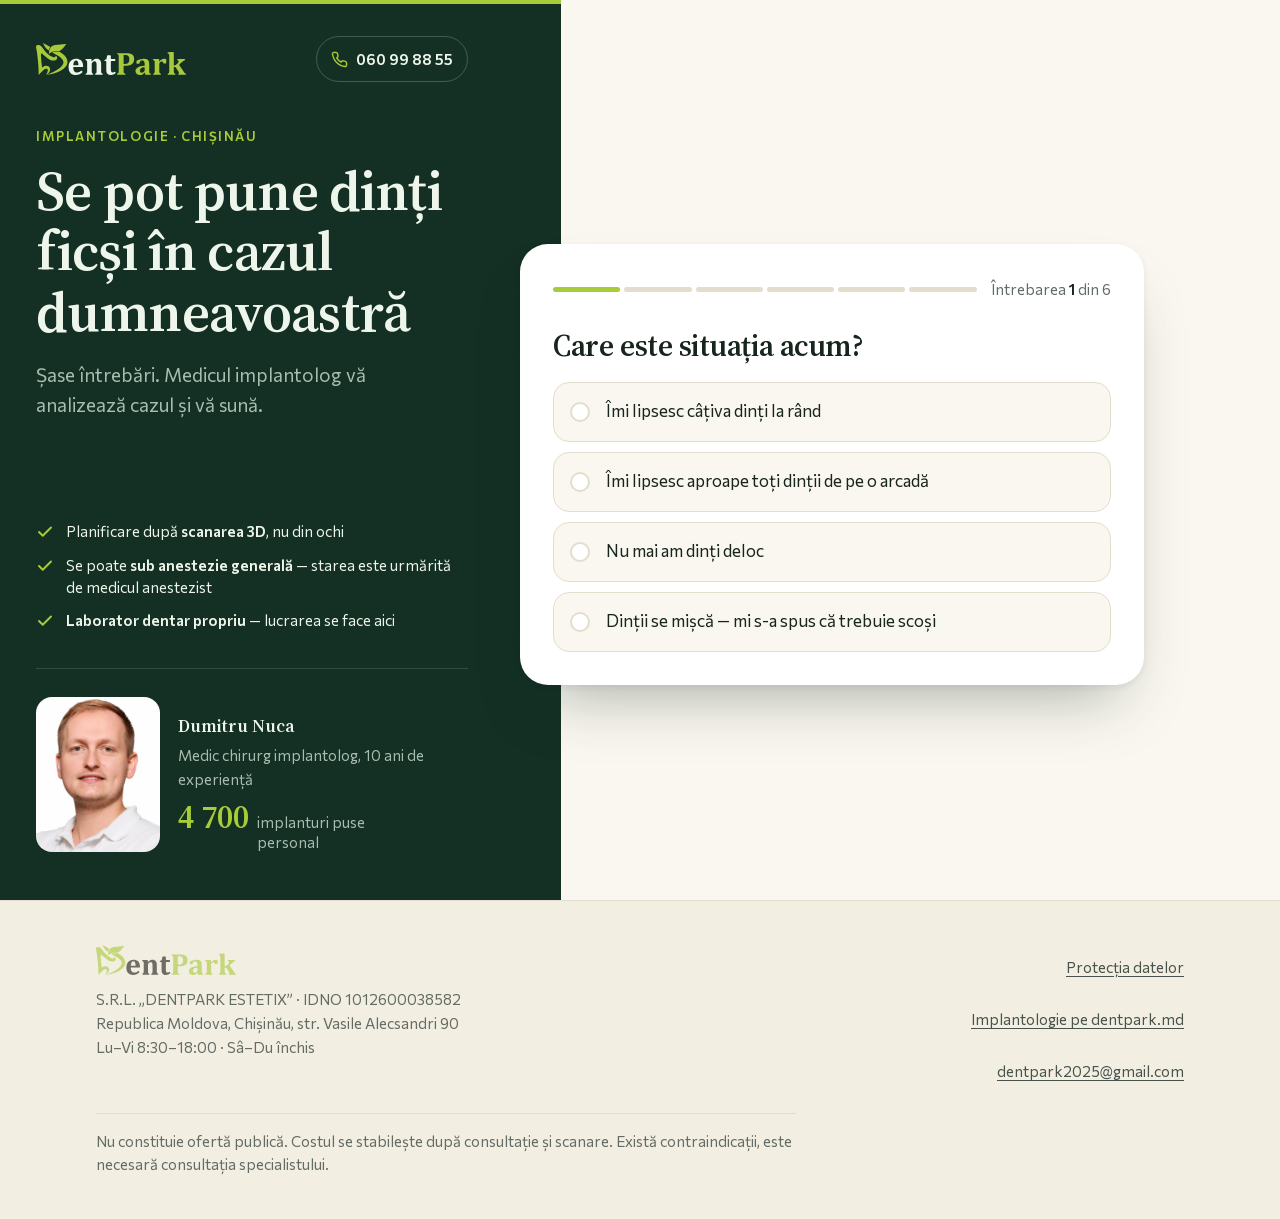
<file: quiz/ro/index.html>
<!DOCTYPE html>
<html lang="ro">
<head>
<meta charset="utf-8">
<meta name="viewport" content="width=device-width, initial-scale=1">
<title>Dinți ficși pe implanturi — se poate în cazul dumneavoastră | DentPark Chișinău</title>
<meta name="description" content="Șase întrebări despre situația dumneavoastră. Medicul implantolog DentPark analizează răspunsurile și vă sună: vă spune ce se poate în cazul dumneavoastră și cât costă.">
<meta name="robots" content="noindex, nofollow">

<!-- Româna cere ambele subseturi: â î vin din latin, iar ă ș ț
     din latin-ext. Ultimele două fișiere sunt de 3 și 2 KB. -->
<link rel="preload" href="../../assets/fonts/serif-latin.sub.woff2" as="font" type="font/woff2" crossorigin>
<link rel="preload" href="../../assets/fonts/serif-latin-ext.sub.woff2" as="font" type="font/woff2" crossorigin>
<link rel="preload" href="../../assets/fonts/comm-latin.sub.woff2" as="font" type="font/woff2" crossorigin>
<link rel="preload" href="../../assets/fonts/comm-latin-ext.sub.woff2" as="font" type="font/woff2" crossorigin>
<link rel="stylesheet" href="../../assets/css/quiz.css">
<link rel="alternate" hreflang="ro" href="https://implant.dentpark.md/quiz/ro/">
<link rel="alternate" hreflang="ru" href="https://implant.dentpark.md/quiz/ru/">

<script>document.documentElement.className+=' js';</script>
</head>
<body>

<div class="shell">

  <!-- ══════════════ COLOANA STÂNGĂ — de ce aici ══════════════ -->
  <aside class="aside">

    <div class="aside__top">
      <a class="aside__logo" href="https://dentpark.md/" target="_blank" rel="noopener" aria-label="DentPark">
        <img src="../../assets/logo-light.svg" alt="DentPark" width="150" height="32">
      </a>
      <a class="aside__phone" href="tel:+37360998855" data-ev="click_call">
        <svg width="17" height="17" viewBox="0 0 24 24" fill="none" stroke="currentColor" stroke-width="2" stroke-linecap="round" aria-hidden="true">
          <path d="M22 16.9v3a2 2 0 0 1-2.2 2 19.8 19.8 0 0 1-8.6-3.1 19.5 19.5 0 0 1-6-6A19.8 19.8 0 0 1 2.1 4.2 2 2 0 0 1 4.1 2h3a2 2 0 0 1 2 1.7c.1.9.4 1.8.7 2.7a2 2 0 0 1-.5 2.1L8.1 9.7a16 16 0 0 0 6 6l1.2-1.2a2 2 0 0 1 2.1-.5c.9.3 1.8.6 2.7.7a2 2 0 0 1 1.7 2z"/>
        </svg>
        <span>060&nbsp;99&nbsp;88&nbsp;55</span>
      </a>
    </div>

    <p class="eyebrow">Implantologie · Chișinău</p>

    <h1>Se pot pune dinți ficși în cazul dumneavoastră</h1>

    <p class="aside__lede">
      Șase întrebări. Medicul implantolog vă analizează cazul și vă sună.
    </p>

  </aside>

  <!-- ══════════════ COLOANA DREAPTĂ — testul ══════════════ -->
  <main class="main">
    <!-- Toate textele pe care le vede omul stau în marcaj.
         Scriptul este același pentru ambele versiuni de limbă. -->
    <form class="card" id="quiz" novalidate
          data-thanks="multumim.html"
          data-msg-step="Întrebarea {n} din {total}"
          data-msg-done="Toate întrebările au fost parcurse"
          data-msg-name="Scrieți numele dumneavoastră"
          data-msg-phone="Sunt necesare 8 cifre după +373. De exemplu: 60 123 456"
          data-msg-agree="Fără acord nu putem prelua solicitarea"
          data-msg-sending="Trimitem…">

      <p class="nojs">
        Pentru test este nevoie de JavaScript. Dacă este dezactivat&nbsp;— sunați-ne:
        <a href="tel:+37360998855">060 99 88 55</a>, Lu–Vi 8:30–18:00.
      </p>

      <!-- Numărul de diviziuni și „din 6” se recalculează după marcaj:
           a scoate o întrebare = a șterge un <fieldset>, nimic altceva. -->
      <div class="prog" id="prog">
        <div class="prog__bar" aria-hidden="true">
          <i></i><i></i><i></i><i></i><i></i><i></i>
        </div>
        <p class="prog__num">Întrebarea <b>1</b> din 6</p>
      </div>

      <!-- ── 1 ── segmentarea: decide și scenariul apelului, și valoarea -->
      <fieldset class="step is-on">
        <legend class="qtitle">Care este situația acum?</legend>
        <div class="opts">
          <button class="opt" type="button" data-q="q1" data-v="few" data-recap="lipsesc câțiva dinți la rând">Îmi lipsesc câțiva dinți la rând</button>
          <button class="opt" type="button" data-q="q1" data-v="most" data-recap="lipsesc aproape toți dinții de pe o arcadă">Îmi lipsesc aproape toți dinții de pe o arcadă</button>
          <button class="opt" type="button" data-q="q1" data-v="none" data-recap="nu mai are dinți deloc">Nu mai am dinți deloc</button>
          <button class="opt" type="button" data-q="q1" data-v="loose" data-recap="dinții se mișcă, se propune extracția">Dinții se mișcă&nbsp;— mi s-a spus că trebuie scoși</button>
        </div>
      </fieldset>

      <!-- ── 2 ── -->
      <fieldset class="step">
        <legend class="qtitle">Care arcadă?</legend>
        <div class="opts">
          <button class="opt" type="button" data-q="q2" data-v="up" data-recap="arcada superioară">De sus</button>
          <button class="opt" type="button" data-q="q2" data-v="low" data-recap="arcada inferioară">De jos</button>
          <button class="opt" type="button" data-q="q2" data-v="both" data-recap="ambele arcade">Ambele</button>
        </div>
        <p class="qhint">La arcada superioară planul este altul: acolo se măsoară înălțimea osului sub sinus.</p>
      </fieldset>

      <!-- ── 3 ── prima indicație din lista clinicii -->
      <fieldset class="step">
        <legend class="qtitle">Purtați proteză mobilă?</legend>
        <div class="opts">
          <button class="opt" type="button" data-q="q3" data-v="bad" data-recap="proteză mobilă, incomodă">Da, și nu îmi este comod cu ea</button>
          <button class="opt" type="button" data-q="q3" data-v="ok" data-recap="proteză mobilă, s-a obișnuit">Da, m-am obișnuit</button>
          <button class="opt" type="button" data-q="q3" data-v="offer" data-recap="fără proteză, i s-a propus una mobilă">Nu, dar mi s-a propus una mobilă</button>
          <button class="opt" type="button" data-q="q3" data-v="no" data-recap="nu poartă proteză">Nu</button>
        </div>
        <p class="qhint">Dificultățile cu proteza mobilă sunt cel mai frecvent motiv al pacienților.</p>
      </fieldset>

      <!-- ── 4 ── obiecția principală și diferența principală a clinicii -->
      <fieldset class="step">
        <legend class="qtitle">Vi s-a spus că implantul nu se poate face?</legend>
        <div class="opts">
          <button class="opt" type="button" data-q="q4" data-v="bone" data-recap="i s-a spus că nu are os suficient">Da&nbsp;— mi s-a spus că nu am os suficient</button>
          <button class="opt" type="button" data-q="q4" data-v="health" data-recap="i s-a spus: vârsta sau sănătatea">Da&nbsp;— din cauza vârstei sau a sănătății</button>
          <button class="opt" type="button" data-q="q4" data-v="no" data-recap="nu i s-a interzis">Nu mi s-a spus</button>
          <button class="opt" type="button" data-q="q4" data-v="long" data-recap="nu a mai fost demult la stomatolog">Nu am mai fost demult la stomatolog</button>
        </div>
        <p class="qhint">Când osul nu ajunge, se folosesc sinus lift și implanturi zigomatice. Decizia se ia după scanare.</p>
      </fieldset>

      <!-- ── 5 ── nu pentru punctaj, ci pentru prima frază din apel -->
      <fieldset class="step">
        <legend class="qtitle">Ce contează cel mai mult pentru dumneavoastră?</legend>
        <div class="opts">
          <button class="opt" type="button" data-q="q5" data-v="hold" data-recap="contează să țină mult timp">Să țină bine și mult timp</button>
          <button class="opt" type="button" data-q="q5" data-v="pain" data-recap="contează să nu doară">Să nu doară</button>
          <button class="opt" type="button" data-q="q5" data-v="fast" data-recap="contează să fie rapid">Să se rezolve repede</button>
          <button class="opt" type="button" data-q="q5" data-v="money" data-recap="contează claritatea la bani">Să fie clar cu banii</button>
        </div>
        <p class="qhint">Transmitem medicului&nbsp;— va începe discuția exact de aici.</p>
      </fieldset>

      <!-- ── 6 ── disponibilitatea: baza priorității la apel -->
      <fieldset class="step">
        <legend class="qtitle">Când doriți să începeți?</legend>
        <div class="opts">
          <button class="opt" type="button" data-q="q6" data-v="now" data-recap="este gata să înceapă acum">Sunt gata să încep în curând</button>
          <button class="opt" type="button" data-q="q6" data-v="month" data-recap="în 1–2 luni">În 1–2 luni</button>
          <button class="opt" type="button" data-q="q6" data-v="info" data-recap="deocamdată se informează">Deocamdată mă informez</button>
        </div>
      </fieldset>

      <!-- ── pauza de calcul ── -->
      <div class="calc">
        <span class="dots" aria-hidden="true"><i></i><i></i><i></i></span>
        <p>Pregătim situația dumneavoastră pentru medic…</p>
      </div>

      <!-- ── contacte ── -->
      <fieldset class="step step--form">
        <legend class="qtitle">Gata. Unde vă sunăm?</legend>

        <dl class="recap">
          <dt>Ce transmitem medicului</dt>
          <dd id="recap">—</dd>
        </dl>

        <p class="qlead">
          Vă sunăm în 15 minute, în program de lucru. Vă spunem ce se poate
          și cât costă.
        </p>

        <div class="fld">
          <label for="qName">Numele dumneavoastră</label>
          <input id="qName" name="name" type="text" autocomplete="given-name"
                 placeholder="Nume" required maxlength="60">
          <span class="err" data-err="name"></span>
        </div>

        <div class="fld">
          <label for="qPhone">Telefon</label>
          <input id="qPhone" name="phone" type="tel" inputmode="tel"
                 autocomplete="tel" placeholder="+373 __ ___ ___" required>
          <span class="err" data-err="phone"></span>
        </div>

        <label class="chk">
          <input type="checkbox" id="qAgree" required>
          <span>Sunt de acord ca DentPark să folosească numele, telefonul și răspunsurile mele din chestionar ca să mă contacteze în legătură cu această solicitare. Am citit
            <a href="../../ro/confidentialitate.html" target="_blank" rel="noopener">informarea privind protecția datelor</a>.
          </span>
        </label>
        <span class="err" data-err="agree"></span>

        <!-- honeypot: omul nu îl vede și nu îl completează -->
        <div class="hp" aria-hidden="true">
          <label for="qFax">Nu completați acest câmp</label>
          <input id="qFax" name="fax" type="text" tabindex="-1" autocomplete="off">
        </div>

        <button class="submit" type="submit" id="qSubmit">Aștept apelul</button>

        <p class="qnote">Telefonul este necesar doar pentru apelul medicului. Nu trimitem reclame.</p>

        <p class="alt">
          Nu vă este comod să vorbiți?
          <a href="https://wa.me/37360998855?text=Bun%C4%83%20ziua%2C%20am%20completat%20testul%20despre%20implanturi" target="_blank" rel="noopener" data-ev="click_whatsapp">
            <svg width="17" height="17" viewBox="0 0 24 24" fill="currentColor" aria-hidden="true"><path d="M12 2a10 10 0 0 0-8.6 15L2 22l5.2-1.4A10 10 0 1 0 12 2zm0 18.2c-1.6 0-3.1-.4-4.4-1.2l-.3-.2-3.1.8.8-3-.2-.3a8.2 8.2 0 1 1 7.2 3.9z"/><path d="M17.5 14.4c-.3-.2-1.7-.9-2-1-.3-.1-.5-.1-.7.1-.2.3-.7 1-.9 1.2-.2.2-.3.2-.6.1-.3-.2-1.2-.5-2.3-1.4-.9-.8-1.4-1.7-1.6-2-.2-.3 0-.5.1-.6l.5-.5c.1-.2.2-.3.3-.5 0-.2 0-.4-.1-.5 0-.2-.7-1.6-.9-2.2-.2-.6-.5-.5-.7-.5h-.6c-.2 0-.5.1-.8.4-.3.3-1 1-1 2.5s1.1 2.9 1.2 3.1c.2.2 2.1 3.2 5.1 4.5.7.3 1.3.5 1.7.6.7.2 1.4.2 1.9.1.6-.1 1.7-.7 2-1.4.2-.7.2-1.3.2-1.4-.1-.2-.3-.2-.6-.4z"/></svg>
            scrieți pe WhatsApp
          </a>
        </p>
      </fieldset>

      <button class="back" type="button" id="qBack" hidden>
        <svg width="16" height="16" viewBox="0 0 24 24" fill="none" stroke="currentColor" stroke-width="2.4" stroke-linecap="round" stroke-linejoin="round" aria-hidden="true">
          <path d="M19 12H5M12 19l-7-7 7-7"/>
        </svg>
        Înapoi
      </button>

    </form>
  </main>

  <!-- ══════════════ ARGUMENTE ══════════════
       Pe mobil stau SUB card: puse mai sus, prima întrebare ar cădea
       sub linia de pliere, iar acolo se pierde cel mai mult.
       Pe desktop — partea de jos a coloanei stângi, mereu la vedere. -->
  <section class="trust">

    <ul class="facts">
      <li>
        <svg width="18" height="18" viewBox="0 0 24 24" fill="none" stroke="currentColor" stroke-width="2.6" stroke-linecap="round" stroke-linejoin="round" aria-hidden="true"><path d="M20 6 9 17l-5-5"/></svg>
        <span>Planificare după <b>scanarea 3D</b>, nu din ochi</span>
      </li>
      <li>
        <svg width="18" height="18" viewBox="0 0 24 24" fill="none" stroke="currentColor" stroke-width="2.6" stroke-linecap="round" stroke-linejoin="round" aria-hidden="true"><path d="M20 6 9 17l-5-5"/></svg>
        <span>Se poate <b>sub anestezie generală</b> — starea este urmărită de medicul anestezist</span>
      </li>
      <li>
        <svg width="18" height="18" viewBox="0 0 24 24" fill="none" stroke="currentColor" stroke-width="2.6" stroke-linecap="round" stroke-linejoin="round" aria-hidden="true"><path d="M20 6 9 17l-5-5"/></svg>
        <span><b>Laborator dentar propriu</b> — lucrarea se face aici</span>
      </li>
    </ul>

    <div class="who">
      <figure class="who__photo">
        <img src="../../assets/img/doctor.webp"
             alt="Dumitru Nuca, medic chirurg implantolog la clinica DentPark"
             width="880" height="1100" loading="lazy" decoding="async">
      </figure>
      <div>
        <p class="who__name">Dumitru Nuca</p>
        <p class="who__role">Medic chirurg implantolog, 10 ani de experiență</p>
        <p class="who__num">
          <b>4 700</b>
          <span>implanturi puse personal</span>
        </p>
      </div>
    </div>

  </section>

</div>

<!-- ══════════════ SUBSOL ══════════════ -->
<footer class="foot">
  <div class="foot__in">

    <div>
      <img class="foot__logo" src="../../assets/logo.svg" alt="DentPark" width="140" height="30" loading="lazy">
      <p>S.R.L. „DENTPARK ESTETIX” · IDNO 1012600038582</p>
      <p>Republica Moldova, Chișinău, str. Vasile Alecsandri 90<br>Lu–Vi 8:30–18:00 · Sâ–Du închis</p>
    </div>

    <nav class="foot__links" aria-label="Documente">
      <a href="../../ro/confidentialitate.html">Protecția datelor</a>
      <a href="https://dentpark.md/uslugi/implantologie/" target="_blank" rel="noopener">Implantologie pe dentpark.md</a>
      <a href="mailto:dentpark2025@gmail.com">dentpark2025@gmail.com</a>
    </nav>

    <p class="foot__note">
      Nu constituie ofertă publică. Costul se stabilește după consultație
      și scanare. Există contraindicații, este necesară consultația specialistului.
    </p>

  </div>
</footer>

<!-- ══════════════ BARA FIXĂ ══════════════ -->
<nav class="dock" id="dock" aria-label="Contact rapid">
  <a class="dock__call" href="tel:+37360998855" data-ev="click_call">
    <svg width="18" height="18" viewBox="0 0 24 24" fill="none" stroke="currentColor" stroke-width="2" stroke-linecap="round" aria-hidden="true">
      <path d="M22 16.9v3a2 2 0 0 1-2.2 2 19.8 19.8 0 0 1-8.6-3.1 19.5 19.5 0 0 1-6-6A19.8 19.8 0 0 1 2.1 4.2 2 2 0 0 1 4.1 2h3a2 2 0 0 1 2 1.7c.1.9.4 1.8.7 2.7a2 2 0 0 1-.5 2.1L8.1 9.7a16 16 0 0 0 6 6l1.2-1.2a2 2 0 0 1 2.1-.5c.9.3 1.8.6 2.7.7a2 2 0 0 1 1.7 2z"/>
    </svg>
    Sunați
  </a>
  <a class="dock__wa" href="https://wa.me/37360998855" target="_blank" rel="noopener" data-ev="click_whatsapp">
    <svg width="18" height="18" viewBox="0 0 24 24" fill="currentColor" aria-hidden="true">
      <path d="M12 2a10 10 0 0 0-8.6 15L2 22l5.2-1.4A10 10 0 1 0 12 2zm0 18.2c-1.6 0-3.1-.4-4.4-1.2l-.3-.2-3.1.8.8-3-.2-.3a8.2 8.2 0 1 1 7.2 3.9z"/>
      <path d="M17.5 14.4c-.3-.2-1.7-.9-2-1-.3-.1-.5-.1-.7.1-.2.3-.7 1-.9 1.2-.2.2-.3.2-.6.1-.3-.2-1.2-.5-2.3-1.4-.9-.8-1.4-1.7-1.6-2-.2-.3 0-.5.1-.6l.5-.5c.1-.2.2-.3.3-.5 0-.2 0-.4-.1-.5 0-.2-.7-1.6-.9-2.2-.2-.6-.5-.5-.7-.5h-.6c-.2 0-.5.1-.8.4-.3.3-1 1-1 2.5s1.1 2.9 1.2 3.1c.2.2 2.1 3.2 5.1 4.5.7.3 1.3.5 1.7.6.7.2 1.4.2 1.9.1.6-.1 1.7-.7 2-1.4.2-.7.2-1.3.2-1.4-.1-.2-.3-.2-.6-.4z"/>
    </svg>
    WhatsApp
  </a>
</nav>

<script src="../../assets/js/quiz.js" defer></script>
</body>
</html>
</file>
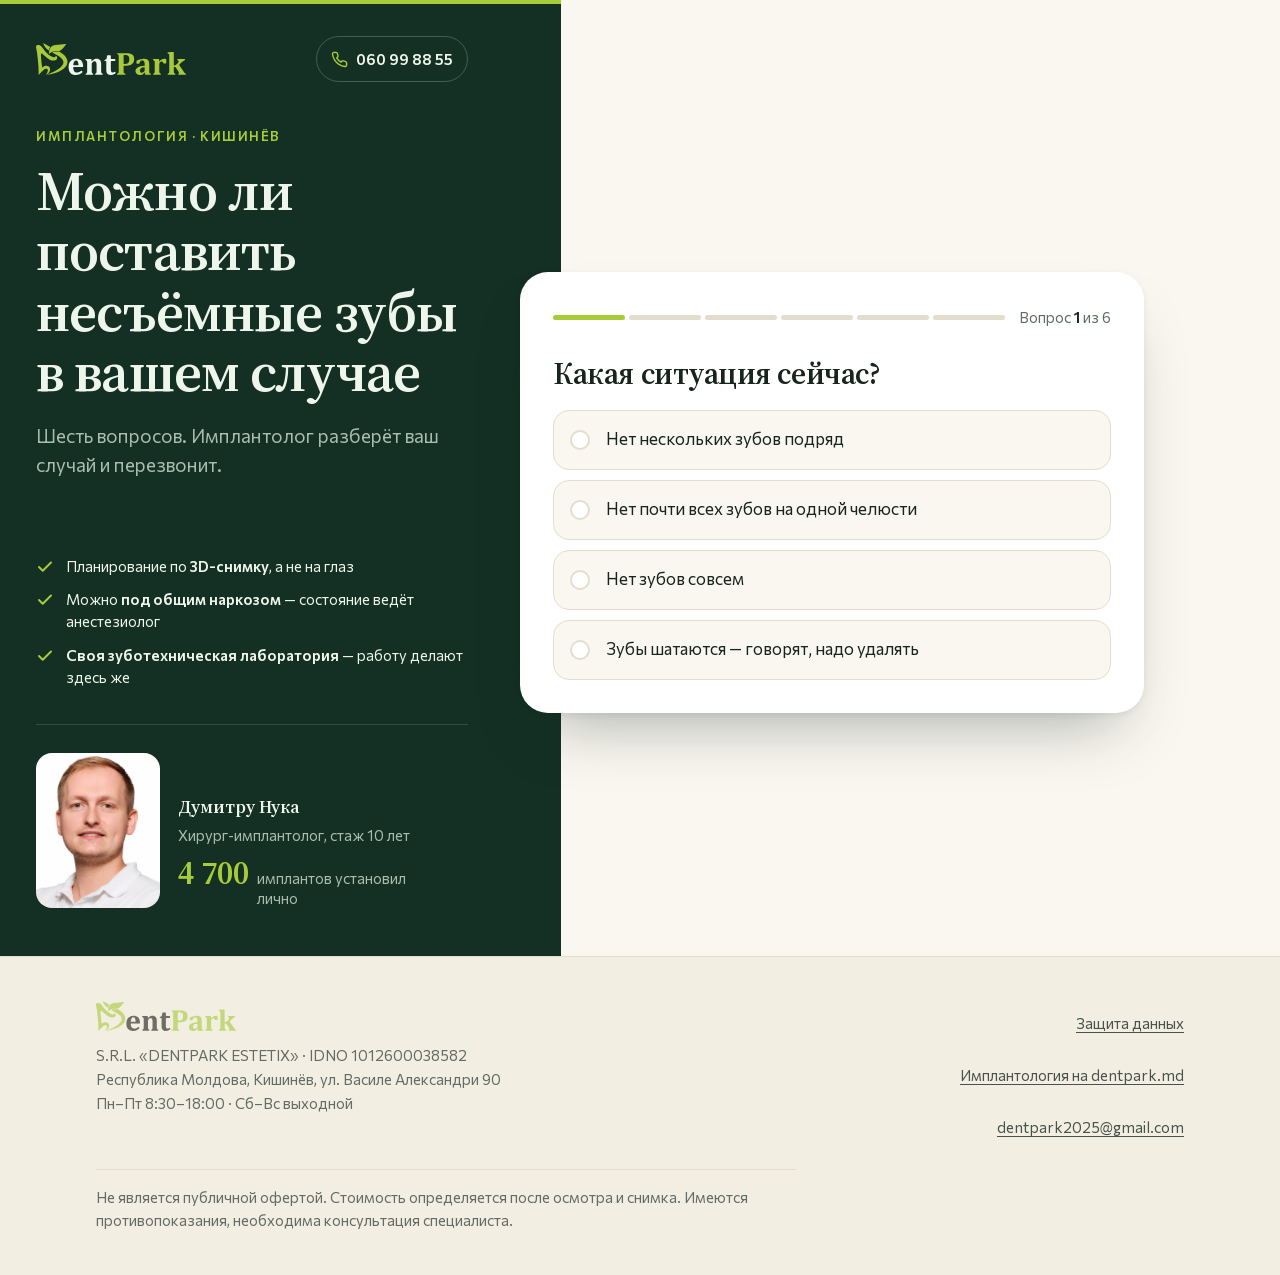
<file: quiz/ru/index.html>
<!DOCTYPE html>
<html lang="ru">
<head>
<meta charset="utf-8">
<meta name="viewport" content="width=device-width, initial-scale=1">
<title>Несъёмные зубы на имплантах — подходит ли вам | DentPark, Кишинёв</title>
<meta name="description" content="Шесть вопросов о вашей ситуации. Имплантолог DentPark разберёт ответы и перезвонит: скажет, что возможно в вашем случае и сколько это стоит.">
<meta name="robots" content="noindex, nofollow">

<link rel="preload" href="../../assets/fonts/serif-cyrillic.sub.woff2" as="font" type="font/woff2" crossorigin>
<link rel="preload" href="../../assets/fonts/comm-cyrillic.sub.woff2" as="font" type="font/woff2" crossorigin>
<link rel="stylesheet" href="../../assets/css/quiz.css">
<link rel="alternate" hreflang="ru" href="https://implant.dentpark.md/quiz/ru/">
<link rel="alternate" hreflang="ro" href="https://implant.dentpark.md/quiz/ro/">

<!-- Метку ставим до отрисовки: иначе без JS первый вопрос сначала
     мигнёт, а потом спрячется. -->
<script>document.documentElement.className+=' js';</script>
</head>
<body>

<div class="shell">

  <!-- ══════════════ ЛЕВАЯ КОЛОНКА — почему сюда ══════════════ -->
  <aside class="aside">

    <div class="aside__top">
      <a class="aside__logo" href="https://dentpark.md/ru/" target="_blank" rel="noopener" aria-label="DentPark">
        <img src="../../assets/logo-light.svg" alt="DentPark" width="150" height="32">
      </a>
      <a class="aside__phone" href="tel:+37360998855" data-ev="click_call">
        <svg width="17" height="17" viewBox="0 0 24 24" fill="none" stroke="currentColor" stroke-width="2" stroke-linecap="round" aria-hidden="true">
          <path d="M22 16.9v3a2 2 0 0 1-2.2 2 19.8 19.8 0 0 1-8.6-3.1 19.5 19.5 0 0 1-6-6A19.8 19.8 0 0 1 2.1 4.2 2 2 0 0 1 4.1 2h3a2 2 0 0 1 2 1.7c.1.9.4 1.8.7 2.7a2 2 0 0 1-.5 2.1L8.1 9.7a16 16 0 0 0 6 6l1.2-1.2a2 2 0 0 1 2.1-.5c.9.3 1.8.6 2.7.7a2 2 0 0 1 1.7 2z"/>
        </svg>
        <span>060&nbsp;99&nbsp;88&nbsp;55</span>
      </a>
    </div>

    <p class="eyebrow">Имплантология · Кишинёв</p>

    <h1>Можно ли поставить несъёмные зубы в вашем случае</h1>

    <p class="aside__lede">
      Шесть вопросов. Имплантолог разберёт ваш случай и перезвонит.
    </p>

  </aside>

  <!-- ══════════════ ПРАВАЯ КОЛОНКА — квиз ══════════════ -->
  <main class="main">
    <!-- Все строки, которые видит человек, живут в разметке.
         Скрипт на обе языковые версии один и тот же. -->
    <form class="card" id="quiz" novalidate
          data-thanks="spasibo.html"
          data-msg-step="Вопрос {n} из {total}"
          data-msg-done="Все вопросы пройдены"
          data-msg-name="Напишите, как к вам обращаться"
          data-msg-phone="Нужно 8 цифр после +373. Например: 60 123 456"
          data-msg-agree="Без согласия мы не можем принять заявку"
          data-msg-sending="Отправляем…">

      <p class="nojs">
        Для теста нужен JavaScript. Если он отключён&nbsp;— позвоните нам:
        <a href="tel:+37360998855">060 99 88 55</a>, Пн–Пт 8:30–18:00.
      </p>

      <!-- Делений и «из 6» здесь ровно столько, сколько блоков-вопросов
           ниже: скрипт пересобирает и то, и другое по разметке. Убрать
           вопрос = удалить один <fieldset>, больше ничего не трогать. -->
      <div class="prog" id="prog">
        <div class="prog__bar" aria-hidden="true">
          <i></i><i></i><i></i><i></i><i></i><i></i>
        </div>
        <p class="prog__num">Вопрос <b>1</b> из 6</p>
      </div>

      <!-- ── 1 ── сегментация: определяет и скрипт звонка, и чек -->
      <fieldset class="step is-on">
        <legend class="qtitle">Какая ситуация сейчас?</legend>
        <div class="opts">
          <button class="opt" type="button" data-q="q1" data-v="few" data-recap="нет нескольких зубов подряд">Нет нескольких зубов подряд</button>
          <button class="opt" type="button" data-q="q1" data-v="most" data-recap="нет почти всех зубов на одной челюсти">Нет почти всех зубов на одной челюсти</button>
          <button class="opt" type="button" data-q="q1" data-v="none" data-recap="нет зубов совсем">Нет зубов совсем</button>
          <button class="opt" type="button" data-q="q1" data-v="loose" data-recap="зубы шатаются, предлагают удалить">Зубы шатаются&nbsp;— говорят, надо удалять</button>
        </div>
      </fieldset>

      <!-- ── 2 ── -->
      <fieldset class="step">
        <legend class="qtitle">Какая челюсть?</legend>
        <div class="opts">
          <button class="opt" type="button" data-q="q2" data-v="up" data-recap="верхняя челюсть">Верхняя</button>
          <button class="opt" type="button" data-q="q2" data-v="low" data-recap="нижняя челюсть">Нижняя</button>
          <button class="opt" type="button" data-q="q2" data-v="both" data-recap="обе челюсти">Обе</button>
        </div>
        <p class="qhint">На верхней челюсти план другой: там смотрят высоту кости под пазухой.</p>
      </fieldset>

      <!-- ── 3 ── первое показание к имплантации в списке клиники -->
      <fieldset class="step">
        <legend class="qtitle">Пользуетесь съёмным протезом?</legend>
        <div class="opts">
          <button class="opt" type="button" data-q="q3" data-v="bad" data-recap="съёмный протез, неудобно">Да, и мне с ним неудобно</button>
          <button class="opt" type="button" data-q="q3" data-v="ok" data-recap="съёмный протез, привык">Да, привык</button>
          <button class="opt" type="button" data-q="q3" data-v="offer" data-recap="протеза нет, предлагали съёмный">Нет, но предлагали съёмный</button>
          <button class="opt" type="button" data-q="q3" data-v="no" data-recap="протезом не пользуется">Нет</button>
        </div>
        <p class="qhint">Трудности со съёмным протезом&nbsp;— самая частая причина, с которой приходят.</p>
      </fieldset>

      <!-- ── 4 ── главное возражение и главное отличие клиники -->
      <fieldset class="step">
        <legend class="qtitle">Вам говорили, что имплантацию делать нельзя?</legend>
        <div class="opts">
          <button class="opt" type="button" data-q="q4" data-v="bone" data-recap="говорили, что мало кости">Да&nbsp;— сказали, мало кости</button>
          <button class="opt" type="button" data-q="q4" data-v="health" data-recap="говорили: возраст или здоровье">Да&nbsp;— из-за возраста или здоровья</button>
          <button class="opt" type="button" data-q="q4" data-v="no" data-recap="запретов не называли">Нет, не говорили</button>
          <button class="opt" type="button" data-q="q4" data-v="long" data-recap="давно не был у стоматолога">Давно не был у стоматолога</button>
        </div>
        <p class="qhint">При нехватке кости применяют синус-лифт и скуловые импланты. Решение принимают по снимку.</p>
      </fieldset>

      <!-- ── 5 ── не для скоринга, а для первой фразы в звонке -->
      <fieldset class="step">
        <legend class="qtitle">Что для вас важнее всего?</legend>
        <div class="opts">
          <button class="opt" type="button" data-q="q5" data-v="hold" data-recap="важно, чтобы держалось долго">Чтобы держалось крепко и долго</button>
          <button class="opt" type="button" data-q="q5" data-v="pain" data-recap="важно, чтобы не было больно">Чтобы не было больно</button>
          <button class="opt" type="button" data-q="q5" data-v="fast" data-recap="важно сделать быстро">Чтобы получилось быстро</button>
          <button class="opt" type="button" data-q="q5" data-v="money" data-recap="важна ясность по деньгам">Чтобы было понятно по деньгам</button>
        </div>
        <p class="qhint">Передадим врачу&nbsp;— он начнёт разговор именно с этого.</p>
      </fieldset>

      <!-- ── 6 ── готовность: основа приоритета обзвона -->
      <fieldset class="step">
        <legend class="qtitle">Когда планируете этим заняться?</legend>
        <div class="opts">
          <button class="opt" type="button" data-q="q6" data-v="now" data-recap="готов начать сейчас">Готов начать в ближайшее время</button>
          <button class="opt" type="button" data-q="q6" data-v="month" data-recap="в течение 1–2 месяцев">В течение 1–2 месяцев</button>
          <button class="opt" type="button" data-q="q6" data-v="info" data-recap="пока узнаёт">Пока узнаю, что возможно</button>
        </div>
      </fieldset>

      <!-- ── пауза расчёта ── -->
      <div class="calc">
        <span class="dots" aria-hidden="true"><i></i><i></i><i></i></span>
        <p>Собираем вашу ситуацию для врача…</p>
      </div>

      <!-- ── контакты ── -->
      <fieldset class="step step--form">
        <legend class="qtitle">Готово. Куда перезвонить?</legend>

        <dl class="recap">
          <dt>Что мы передадим врачу</dt>
          <dd id="recap">—</dd>
        </dl>

        <p class="qlead">
          Перезвоним в течение 15 минут в рабочее время. Скажем, что
          возможно, и назовём стоимость.
        </p>

        <div class="fld">
          <label for="qName">Как к вам обращаться</label>
          <input id="qName" name="name" type="text" autocomplete="given-name"
                 placeholder="Имя" required maxlength="60">
          <span class="err" data-err="name"></span>
        </div>

        <div class="fld">
          <label for="qPhone">Телефон</label>
          <input id="qPhone" name="phone" type="tel" inputmode="tel"
                 autocomplete="tel" placeholder="+373 __ ___ ___" required>
          <span class="err" data-err="phone"></span>
        </div>

        <label class="chk">
          <input type="checkbox" id="qAgree" required>
          <span>Я согласен(-на), чтобы DentPark использовала моё имя, телефон и ответы опроса, чтобы связаться со мной по этой заявке. Я ознакомился(-ась) с
            <a href="../../ru/konfidentsialnost.html" target="_blank" rel="noopener">информацией о защите данных</a>.
          </span>
        </label>
        <span class="err" data-err="agree"></span>

        <!-- honeypot: человек его не видит и не заполняет -->
        <div class="hp" aria-hidden="true">
          <label for="qFax">Не заполняйте это поле</label>
          <input id="qFax" name="fax" type="text" tabindex="-1" autocomplete="off">
        </div>

        <button class="submit" type="submit" id="qSubmit">Жду звонка</button>

        <p class="qnote">Телефон нужен только для звонка врача. Рассылок нет.</p>

        <p class="alt">
          Неудобно говорить?
          <a href="https://wa.me/37360998855?text=%D0%97%D0%B4%D1%80%D0%B0%D0%B2%D1%81%D1%82%D0%B2%D1%83%D0%B9%D1%82%D0%B5%2C%20%D0%BF%D1%80%D0%BE%D1%88%D1%91%D0%BB%20%D1%82%D0%B5%D1%81%D1%82%20%D0%BF%D0%BE%20%D0%B8%D0%BC%D0%BF%D0%BB%D0%B0%D0%BD%D1%82%D0%B0%D1%86%D0%B8%D0%B8" target="_blank" rel="noopener" data-ev="click_whatsapp">
            <svg width="17" height="17" viewBox="0 0 24 24" fill="currentColor" aria-hidden="true"><path d="M12 2a10 10 0 0 0-8.6 15L2 22l5.2-1.4A10 10 0 1 0 12 2zm0 18.2c-1.6 0-3.1-.4-4.4-1.2l-.3-.2-3.1.8.8-3-.2-.3a8.2 8.2 0 1 1 7.2 3.9z"/><path d="M17.5 14.4c-.3-.2-1.7-.9-2-1-.3-.1-.5-.1-.7.1-.2.3-.7 1-.9 1.2-.2.2-.3.2-.6.1-.3-.2-1.2-.5-2.3-1.4-.9-.8-1.4-1.7-1.6-2-.2-.3 0-.5.1-.6l.5-.5c.1-.2.2-.3.3-.5 0-.2 0-.4-.1-.5 0-.2-.7-1.6-.9-2.2-.2-.6-.5-.5-.7-.5h-.6c-.2 0-.5.1-.8.4-.3.3-1 1-1 2.5s1.1 2.9 1.2 3.1c.2.2 2.1 3.2 5.1 4.5.7.3 1.3.5 1.7.6.7.2 1.4.2 1.9.1.6-.1 1.7-.7 2-1.4.2-.7.2-1.3.2-1.4-.1-.2-.3-.2-.6-.4z"/></svg>
            написать в WhatsApp
          </a>
        </p>
      </fieldset>

      <button class="back" type="button" id="qBack" hidden>
        <svg width="16" height="16" viewBox="0 0 24 24" fill="none" stroke="currentColor" stroke-width="2.4" stroke-linecap="round" stroke-linejoin="round" aria-hidden="true">
          <path d="M19 12H5M12 19l-7-7 7-7"/>
        </svg>
        Назад
      </button>

    </form>
  </main>

  <!-- ══════════════ ДОВОДЫ ══════════════
       На мобильном идут ПОД карточкой: если поставить их выше,
       первый вопрос уезжает за сгиб, а это главная потеря квиза.
       На десктопе — низ левой колонки, видны всё время. -->
  <section class="trust">

    <ul class="facts">
      <li>
        <svg width="18" height="18" viewBox="0 0 24 24" fill="none" stroke="currentColor" stroke-width="2.6" stroke-linecap="round" stroke-linejoin="round" aria-hidden="true"><path d="M20 6 9 17l-5-5"/></svg>
        <span>Планирование по <b>3D-снимку</b>, а не на глаз</span>
      </li>
      <li>
        <svg width="18" height="18" viewBox="0 0 24 24" fill="none" stroke="currentColor" stroke-width="2.6" stroke-linecap="round" stroke-linejoin="round" aria-hidden="true"><path d="M20 6 9 17l-5-5"/></svg>
        <span>Можно <b>под общим наркозом</b> — состояние ведёт анестезиолог</span>
      </li>
      <li>
        <svg width="18" height="18" viewBox="0 0 24 24" fill="none" stroke="currentColor" stroke-width="2.6" stroke-linecap="round" stroke-linejoin="round" aria-hidden="true"><path d="M20 6 9 17l-5-5"/></svg>
        <span><b>Своя зуботехническая лаборатория</b> — работу делают здесь же</span>
      </li>
    </ul>

    <!-- Опыт конкретного хирурга, а не «команда профессионалов»:
         по исследованию это один из главных доводов при выборе. -->
    <div class="who">
      <figure class="who__photo">
        <img src="../../assets/img/doctor.webp"
             alt="Думитру Нука, хирург-имплантолог клиники DentPark"
             width="880" height="1100" loading="lazy" decoding="async">
      </figure>
      <div>
        <p class="who__name">Думитру Нука</p>
        <p class="who__role">Хирург-имплантолог, стаж 10 лет</p>
        <p class="who__num">
          <b>4 700</b>
          <span>имплантов установил лично</span>
        </p>
      </div>
    </div>

  </section>

</div>

<!-- ══════════════ ПОДВАЛ ══════════════ -->
<footer class="foot">
  <div class="foot__in">

    <div>
      <img class="foot__logo" src="../../assets/logo.svg" alt="DentPark" width="140" height="30" loading="lazy">
      <p>S.R.L. «DENTPARK ESTETIX» · IDNO 1012600038582</p>
      <p>Республика Молдова, Кишинёв, ул. Василе Александри 90<br>Пн–Пт 8:30–18:00 · Сб–Вс выходной</p>
    </div>

    <nav class="foot__links" aria-label="Документы">
      <a href="../../ru/konfidentsialnost.html">Защита данных</a>
      <a href="https://dentpark.md/ru/uslugi/implantologie/" target="_blank" rel="noopener">Имплантология на dentpark.md</a>
      <a href="mailto:dentpark2025@gmail.com">dentpark2025@gmail.com</a>
    </nav>

    <p class="foot__note">
      Не является публичной офертой. Стоимость определяется после осмотра
      и снимка. Имеются противопоказания, необходима консультация специалиста.
    </p>

  </div>
</footer>

<!-- ══════════════ ЛИПКАЯ ПАНЕЛЬ ══════════════ -->
<nav class="dock" id="dock" aria-label="Быстрая связь">
  <a class="dock__call" href="tel:+37360998855" data-ev="click_call">
    <svg width="18" height="18" viewBox="0 0 24 24" fill="none" stroke="currentColor" stroke-width="2" stroke-linecap="round" aria-hidden="true">
      <path d="M22 16.9v3a2 2 0 0 1-2.2 2 19.8 19.8 0 0 1-8.6-3.1 19.5 19.5 0 0 1-6-6A19.8 19.8 0 0 1 2.1 4.2 2 2 0 0 1 4.1 2h3a2 2 0 0 1 2 1.7c.1.9.4 1.8.7 2.7a2 2 0 0 1-.5 2.1L8.1 9.7a16 16 0 0 0 6 6l1.2-1.2a2 2 0 0 1 2.1-.5c.9.3 1.8.6 2.7.7a2 2 0 0 1 1.7 2z"/>
    </svg>
    Позвонить
  </a>
  <a class="dock__wa" href="https://wa.me/37360998855" target="_blank" rel="noopener" data-ev="click_whatsapp">
    <svg width="18" height="18" viewBox="0 0 24 24" fill="currentColor" aria-hidden="true">
      <path d="M12 2a10 10 0 0 0-8.6 15L2 22l5.2-1.4A10 10 0 1 0 12 2zm0 18.2c-1.6 0-3.1-.4-4.4-1.2l-.3-.2-3.1.8.8-3-.2-.3a8.2 8.2 0 1 1 7.2 3.9z"/>
      <path d="M17.5 14.4c-.3-.2-1.7-.9-2-1-.3-.1-.5-.1-.7.1-.2.3-.7 1-.9 1.2-.2.2-.3.2-.6.1-.3-.2-1.2-.5-2.3-1.4-.9-.8-1.4-1.7-1.6-2-.2-.3 0-.5.1-.6l.5-.5c.1-.2.2-.3.3-.5 0-.2 0-.4-.1-.5 0-.2-.7-1.6-.9-2.2-.2-.6-.5-.5-.7-.5h-.6c-.2 0-.5.1-.8.4-.3.3-1 1-1 2.5s1.1 2.9 1.2 3.1c.2.2 2.1 3.2 5.1 4.5.7.3 1.3.5 1.7.6.7.2 1.4.2 1.9.1.6-.1 1.7-.7 2-1.4.2-.7.2-1.3.2-1.4-.1-.2-.3-.2-.6-.4z"/>
    </svg>
    WhatsApp
  </a>
</nav>

<script src="../../assets/js/quiz.js" defer></script>
</body>
</html>
</file>
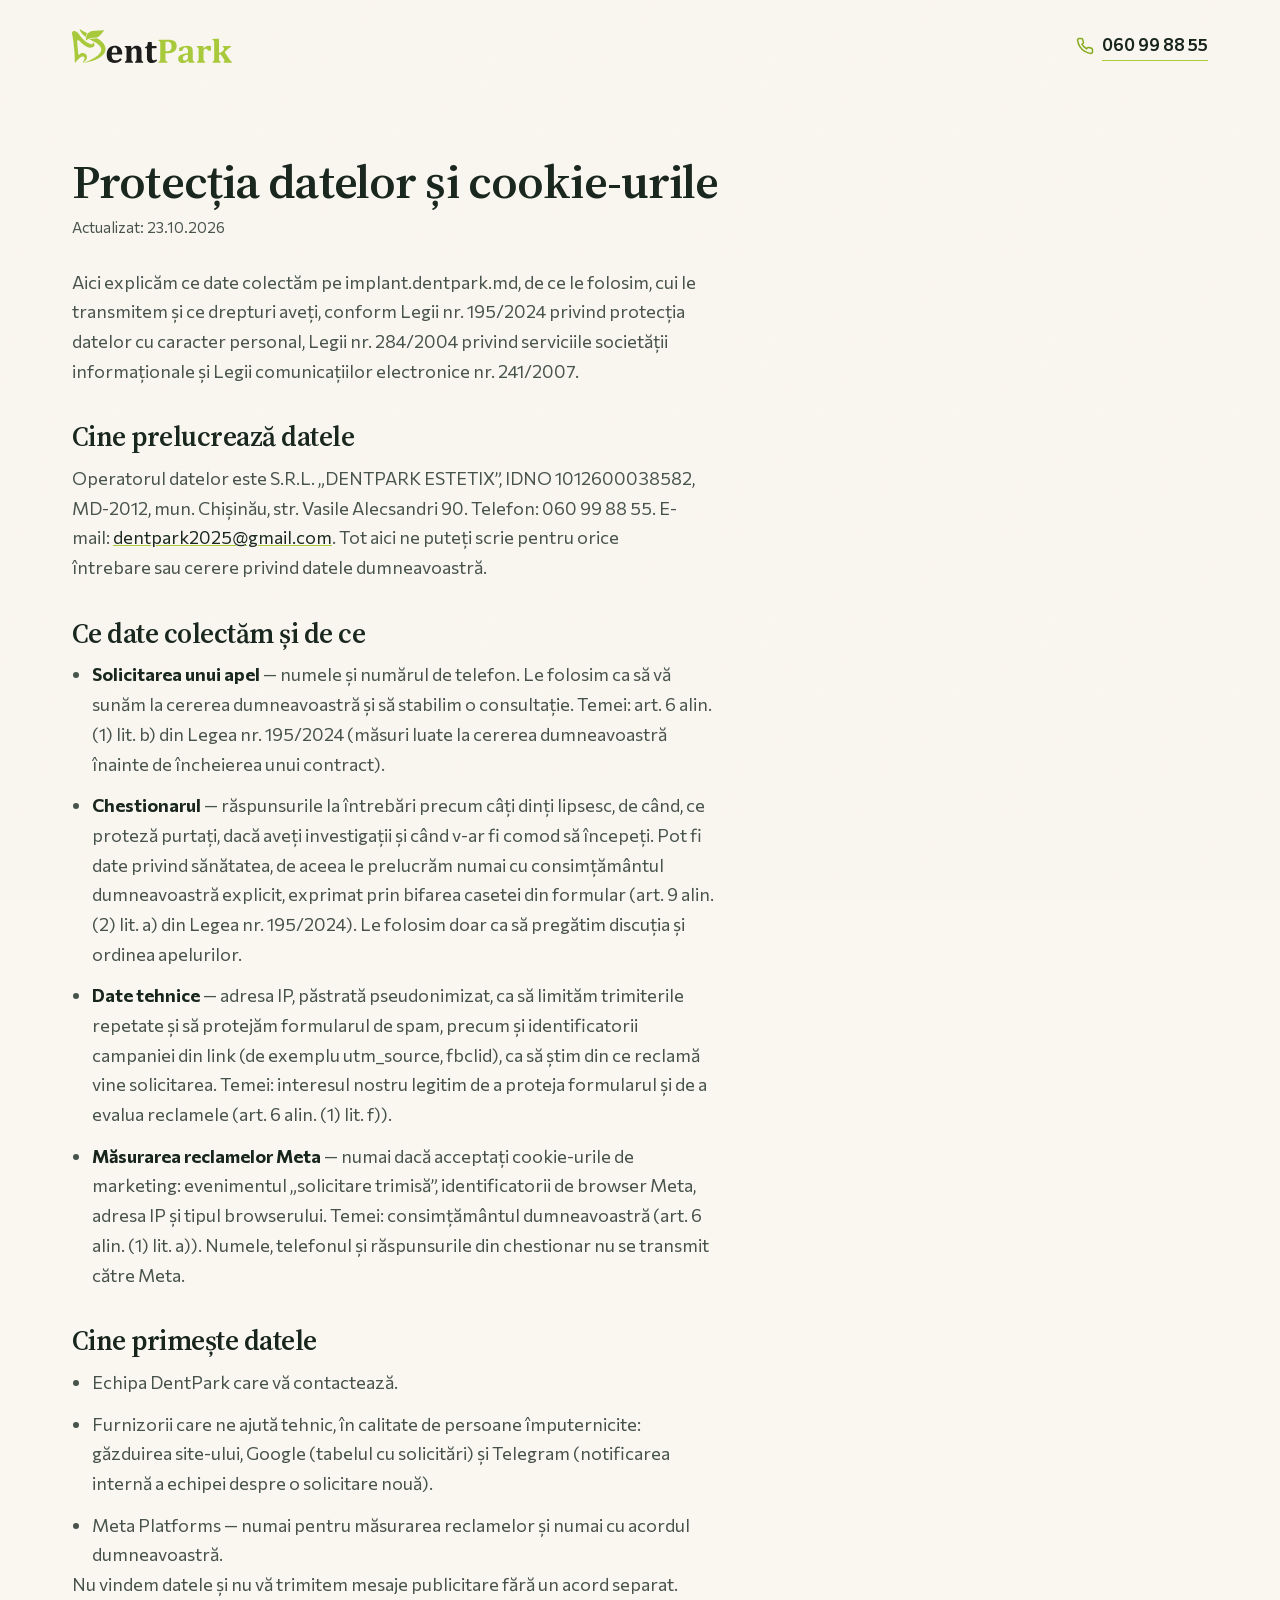
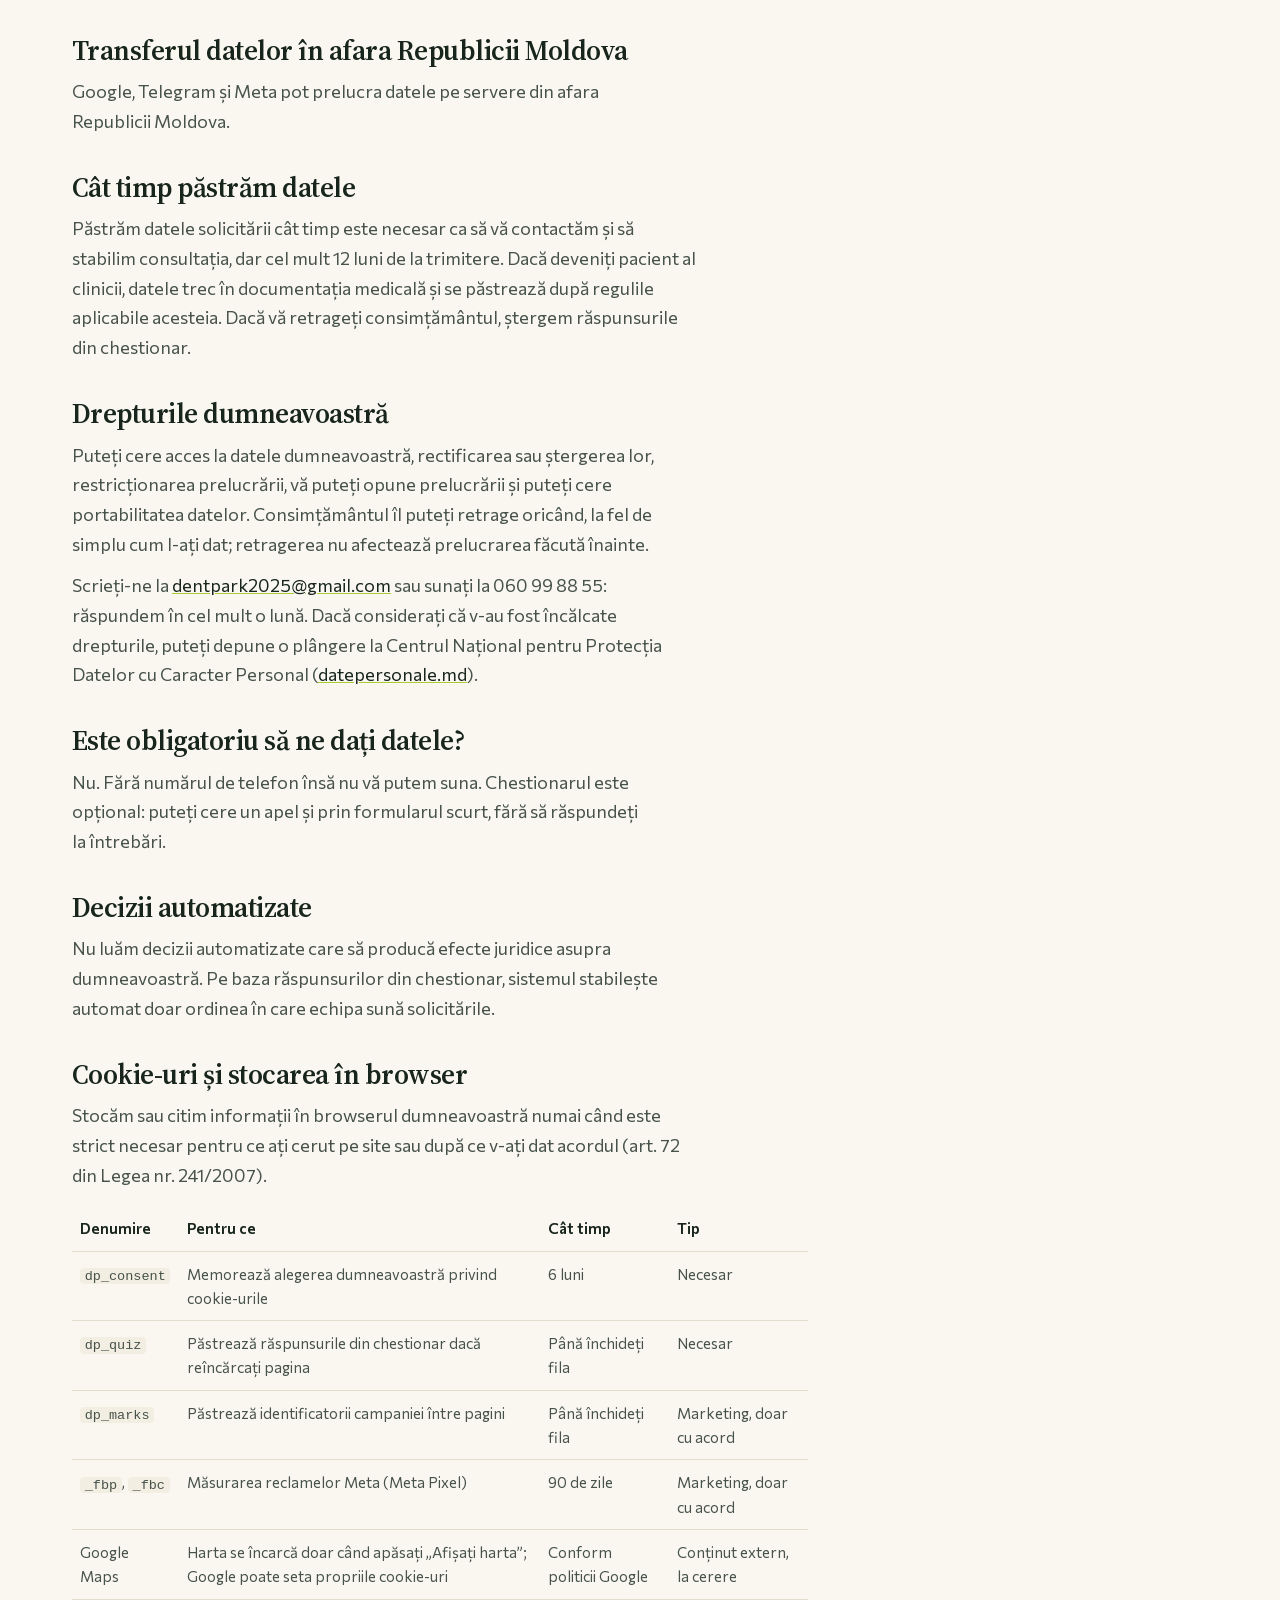
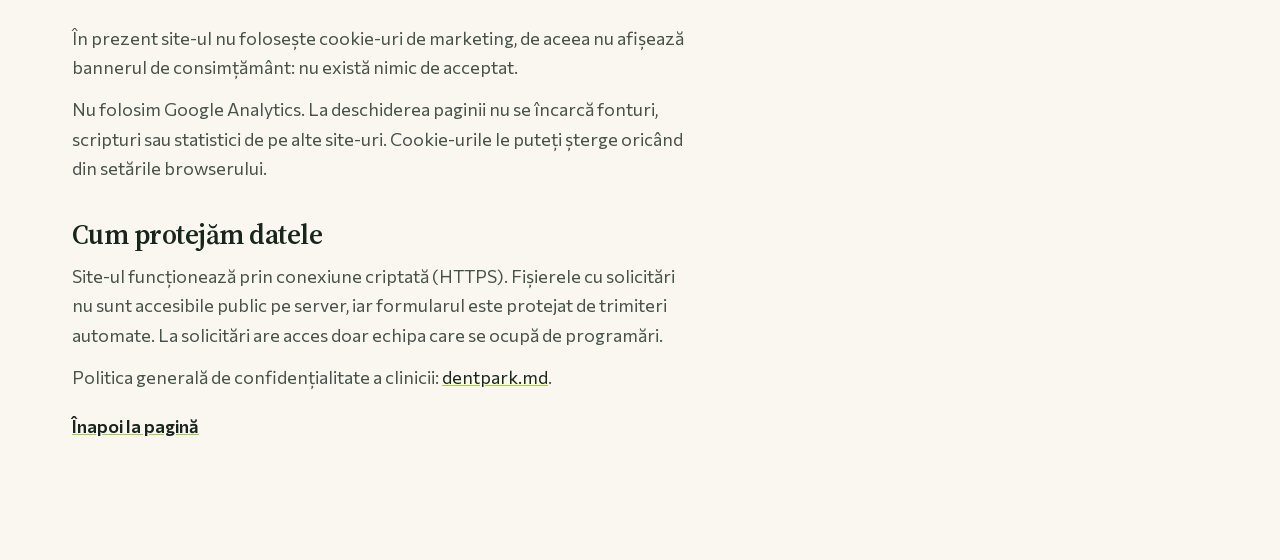
<file: ro/confidentialitate.html>
<!DOCTYPE html><html lang="ro">
<head>
<meta charset="utf-8">
<meta name="viewport" content="width=device-width, initial-scale=1">
<title>Protecția datelor și cookie-urile — DentPark</title>
<meta name="robots" content="index, follow">
<link rel="canonical" href="https://implant.dentpark.md/ro/confidentialitate.html">
<link rel="preload" href="../assets/fonts/serif-latin.sub.woff2" as="font" type="font/woff2" crossorigin>
<link rel="preload" href="../assets/fonts/serif-latin-ext.sub.woff2" as="font" type="font/woff2" crossorigin>
<link rel="preload" href="../assets/fonts/comm-latin.sub.woff2" as="font" type="font/woff2" crossorigin>
<link rel="preload" href="../assets/fonts/comm-latin-ext.sub.woff2" as="font" type="font/woff2" crossorigin>
<link rel="stylesheet" href="../assets/css/main.css">
</head>
<body class="ty-body" data-pixel="">

<a class="skip" href="#main">Treceți la conținut</a>

<header class="topbar">
  <div class="wrap topbar__in">
    <a class="topbar__home" href="index.html" aria-label="DentPark"><img class="topbar__logo" src="../assets/logo.svg" alt="DentPark" width="160" height="34"></a>
    <a class="topbar__phone" href="tel:+37360998855" data-ev="click_call">
      <svg width="18" height="18" viewBox="0 0 24 24" fill="none" stroke="currentColor" stroke-width="2" stroke-linecap="round" aria-hidden="true">
        <path d="M22 16.9v3a2 2 0 0 1-2.2 2 19.8 19.8 0 0 1-8.6-3.1 19.5 19.5 0 0 1-6-6A19.8 19.8 0 0 1 2.1 4.2 2 2 0 0 1 4.1 2h3a2 2 0 0 1 2 1.7c.1.9.4 1.8.7 2.7a2 2 0 0 1-.5 2.1L8.1 9.7a16 16 0 0 0 6 6l1.2-1.2a2 2 0 0 1 2.1-.5c.9.3 1.8.6 2.7.7a2 2 0 0 1 1.7 2z"/>
      </svg>
      <span>060&nbsp;99&nbsp;88&nbsp;55</span>
    </a>
  </div>
</header>

<main class="legal" id="main">
  <article class="wrap legal__in">
    <h1>Protecția datelor și cookie-urile</h1>
    <p class="legal__upd">Actualizat: 23.10.2026</p>
    <p>Aici explicăm ce date colectăm pe implant.dentpark.md, de ce le folosim, cui le transmitem și ce drepturi aveți, conform Legii nr. 195/2024 privind protecția datelor cu caracter personal, Legii nr. 284/2004 privind serviciile societății informaționale și Legii comunicațiilor electronice nr. 241/2007.</p>

    <h2>Cine prelucrează datele</h2>
    <p>Operatorul datelor este S.R.L. „DENTPARK ESTETIX”, IDNO 1012600038582, MD-2012, mun. Chișinău, str. Vasile Alecsandri 90. Telefon: 060 99 88 55. E-mail: <a href='mailto:dentpark2025@gmail.com'>dentpark2025@gmail.com</a>. Tot aici ne puteți scrie pentru orice întrebare sau cerere privind datele dumneavoastră.</p>

    <h2>Ce date colectăm și de ce</h2>
    <ul><li><b>Solicitarea unui apel</b>&nbsp;— numele și numărul de telefon. Le folosim ca să vă sunăm la cererea dumneavoastră și să stabilim o consultație. Temei: art. 6 alin. (1) lit. b) din Legea nr. 195/2024 (măsuri luate la cererea dumneavoastră înainte de încheierea unui contract).</li><li><b>Chestionarul</b>&nbsp;— răspunsurile la întrebări precum câți dinți lipsesc, de când, ce proteză purtați, dacă aveți investigații și când v-ar fi comod să începeți. Pot fi date privind sănătatea, de aceea le prelucrăm numai cu consimțământul dumneavoastră explicit, exprimat prin bifarea casetei din formular (art. 9 alin. (2) lit. a) din Legea nr. 195/2024). Le folosim doar ca să pregătim discuția și ordinea apelurilor.</li><li><b>Date tehnice</b>&nbsp;— adresa IP, păstrată pseudonimizat, ca să limităm trimiterile repetate și să protejăm formularul de spam, precum și identificatorii campaniei din link (de exemplu utm_source, fbclid), ca să știm din ce reclamă vine solicitarea. Temei: interesul nostru legitim de a proteja formularul și de a evalua reclamele (art. 6 alin. (1) lit. f)).</li><li><b>Măsurarea reclamelor Meta</b>&nbsp;— numai dacă acceptați cookie-urile de marketing: evenimentul „solicitare trimisă”, identificatorii de browser Meta, adresa IP și tipul browserului. Temei: consimțământul dumneavoastră (art. 6 alin. (1) lit. a)). Numele, telefonul și răspunsurile din chestionar nu se transmit către Meta.</li></ul>

    <h2>Cine primește datele</h2>
    <ul><li>Echipa DentPark care vă contactează.</li><li>Furnizorii care ne ajută tehnic, în calitate de persoane împuternicite: găzduirea site-ului, Google (tabelul cu solicitări) și Telegram (notificarea internă a echipei despre o solicitare nouă).</li><li>Meta Platforms&nbsp;— numai pentru măsurarea reclamelor și numai cu acordul dumneavoastră.</li></ul><p>Nu vindem datele și nu vă trimitem mesaje publicitare fără un acord separat.</p>

    <h2>Transferul datelor în afara Republicii Moldova</h2>
    <p>Google, Telegram și Meta pot prelucra datele pe servere din afara Republicii Moldova. </p>

    <h2>Cât timp păstrăm datele</h2>
    <p>Păstrăm datele solicitării cât timp este necesar ca să vă contactăm și să stabilim consultația, dar cel mult 12 luni de la trimitere. Dacă deveniți pacient al clinicii, datele trec în documentația medicală și se păstrează după regulile aplicabile acesteia. Dacă vă retrageți consimțământul, ștergem răspunsurile din chestionar.</p>

    <h2>Drepturile dumneavoastră</h2>
    <p>Puteți cere acces la datele dumneavoastră, rectificarea sau ștergerea lor, restricționarea prelucrării, vă puteți opune prelucrării și puteți cere portabilitatea datelor. Consimțământul îl puteți retrage oricând, la fel de simplu cum l-ați dat; retragerea nu afectează prelucrarea făcută înainte.</p><p>Scrieți-ne la <a href='mailto:dentpark2025@gmail.com'>dentpark2025@gmail.com</a> sau sunați la 060 99 88 55: răspundem în cel mult o lună. Dacă considerați că v-au fost încălcate drepturile, puteți depune o plângere la Centrul Național pentru Protecția Datelor cu Caracter Personal (<a href='https://datepersonale.md' target='_blank' rel='noopener'>datepersonale.md</a>).</p>

    <h2>Este obligatoriu să ne dați datele?</h2>
    <p>Nu. Fără numărul de telefon însă nu vă putem suna. Chestionarul este opțional: puteți cere un apel și prin formularul scurt, fără să răspundeți la întrebări.</p>

    <h2>Decizii automatizate</h2>
    <p>Nu luăm decizii automatizate care să producă efecte juridice asupra dumneavoastră. Pe baza răspunsurilor din chestionar, sistemul stabilește automat doar ordinea în care echipa sună solicitările.</p>

    <h2 id="cookie">Cookie-uri și stocarea în browser</h2>
    <p>Stocăm sau citim informații în browserul dumneavoastră numai când este strict necesar pentru ce ați cerut pe site sau după ce v-ați dat acordul (art. 72 din Legea nr. 241/2007).</p>
    <table class="legal__tbl">
      <thead><tr><th>Denumire</th><th>Pentru ce</th><th>Cât timp</th><th>Tip</th></tr></thead>
      <tbody>
        <tr>
          <td data-th="Denumire"><code>dp_consent</code></td>
          <td data-th="Pentru ce">Memorează alegerea dumneavoastră privind cookie-urile</td>
          <td data-th="Cât timp">6 luni</td>
          <td data-th="Tip">Necesar</td>
        </tr>
        <tr>
          <td data-th="Denumire"><code>dp_quiz</code></td>
          <td data-th="Pentru ce">Păstrează răspunsurile din chestionar dacă reîncărcați pagina</td>
          <td data-th="Cât timp">Până închideți fila</td>
          <td data-th="Tip">Necesar</td>
        </tr>
        <tr>
          <td data-th="Denumire"><code>dp_marks</code></td>
          <td data-th="Pentru ce">Păstrează identificatorii campaniei între pagini</td>
          <td data-th="Cât timp">Până închideți fila</td>
          <td data-th="Tip">Marketing, doar cu acord</td>
        </tr>
        <tr>
          <td data-th="Denumire"><code>_fbp</code>, <code>_fbc</code></td>
          <td data-th="Pentru ce">Măsurarea reclamelor Meta (Meta Pixel)</td>
          <td data-th="Cât timp">90 de zile</td>
          <td data-th="Tip">Marketing, doar cu acord</td>
        </tr>
        <tr>
          <td data-th="Denumire">Google Maps</td>
          <td data-th="Pentru ce">Harta se încarcă doar când apăsați „Afișați harta”; Google poate seta propriile cookie-uri</td>
          <td data-th="Cât timp">Conform politicii Google</td>
          <td data-th="Tip">Conținut extern, la cerere</td>
        </tr>
        </tbody>
    </table>
    <p>În prezent site-ul nu folosește cookie-uri de marketing, de aceea nu afișează bannerul de consimțământ: nu există nimic de acceptat.</p>
    <p>Nu folosim Google Analytics. La deschiderea paginii nu se încarcă fonturi, scripturi sau statistici de pe alte site-uri. Cookie-urile le puteți șterge oricând din setările browserului.</p>

    <h2>Cum protejăm datele</h2>
    <p>Site-ul funcționează prin conexiune criptată (HTTPS). Fișierele cu solicitări nu sunt accesibile public pe server, iar formularul este protejat de trimiteri automate. La solicitări are acces doar echipa care se ocupă de programări.</p>

    <p>Politica generală de confidențialitate a clinicii: <a href='https://dentpark.md/politika-konfiditsialnosti/' target='_blank' rel='noopener'>dentpark.md</a>.</p>

    <p class="legal__back"><a href="index.html">Înapoi la pagină</a></p>
  </article>
</main>



<script src="../assets/js/app.js" defer></script>
</body>
</html>
</file>
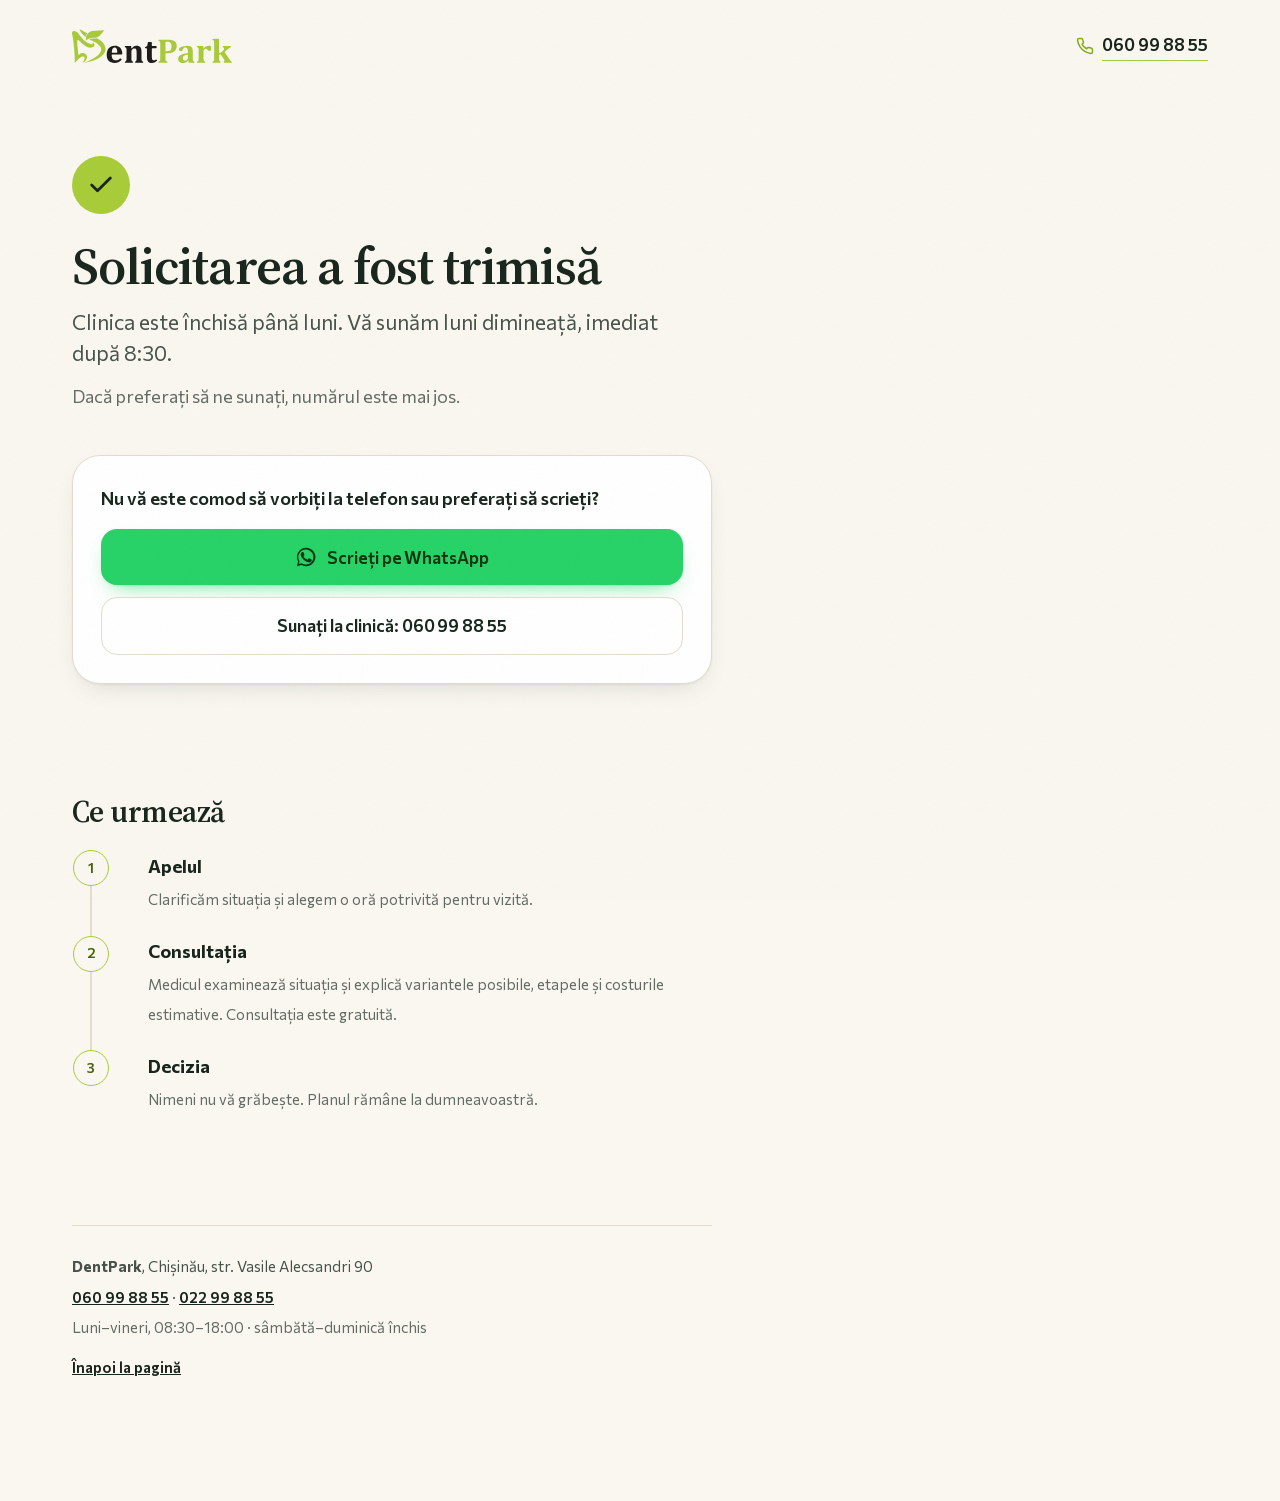
<file: ro/multumim.html>
<!DOCTYPE html><html lang="ro">
<head>
<meta charset="utf-8">
<meta name="viewport" content="width=device-width, initial-scale=1">
<title>Solicitare trimisă — DentPark</title>
<meta name="robots" content="noindex, nofollow">

<link rel="preload" href="../assets/fonts/serif-latin.sub.woff2" as="font" type="font/woff2" crossorigin>
<link rel="preload" href="../assets/fonts/serif-latin-ext.sub.woff2" as="font" type="font/woff2" crossorigin>
<link rel="preload" href="../assets/fonts/comm-latin.sub.woff2" as="font" type="font/woff2" crossorigin>
<link rel="preload" href="../assets/fonts/comm-latin-ext.sub.woff2" as="font" type="font/woff2" crossorigin>
<link rel="stylesheet" href="../assets/css/main.css">
</head>
<body class="ty-body">

<a class="skip" href="#main">Treceți la conținut</a>

<header class="topbar">
  <div class="wrap topbar__in">
    <a class="topbar__home" href="index.html" aria-label="DentPark"><img class="topbar__logo" src="../assets/logo.svg" alt="DentPark" width="160" height="34"></a>
    <a class="topbar__phone" href="tel:+37360998855" data-ev="click_call">
      <svg width="18" height="18" viewBox="0 0 24 24" fill="none" stroke="currentColor" stroke-width="2" stroke-linecap="round" aria-hidden="true">
        <path d="M22 16.9v3a2 2 0 0 1-2.2 2 19.8 19.8 0 0 1-8.6-3.1 19.5 19.5 0 0 1-6-6A19.8 19.8 0 0 1 2.1 4.2 2 2 0 0 1 4.1 2h3a2 2 0 0 1 2 1.7c.1.9.4 1.8.7 2.7a2 2 0 0 1-.5 2.1L8.1 9.7a16 16 0 0 0 6 6l1.2-1.2a2 2 0 0 1 2.1-.5c.9.3 1.8.6 2.7.7a2 2 0 0 1 1.7 2z"/>
      </svg>
      <span>060&nbsp;99&nbsp;88&nbsp;55</span>
    </a>
  </div>
</header>

<main class="ty" id="main">
  <div class="wrap ty__in">

    <div class="ty__mark" aria-hidden="true">
      <svg viewBox="0 0 24 24" fill="none" stroke="currentColor" stroke-width="2.4" stroke-linecap="round" stroke-linejoin="round">
        <path d="M20 6 9 17l-5-5"/>
      </svg>
    </div>

    <h1>Solicitarea a fost trimisă</h1>

    <p class="ty__when" id="tyWhen"
       data-soon="Vă sunăm în 15 minute."
       data-morning="Clinica se deschide la 8:30 — vă sunăm imediat după deschidere."
       data-tomorrow="Programul de azi s-a încheiat. Vă sunăm mâine dimineață, imediat după 8:30."
       data-monday="Clinica este închisă până luni. Vă sunăm luni dimineață, imediat după 8:30.">Vă contactăm în cel mai apropiat program de lucru.</p>

    <p class="ty__lead">Dacă preferați să ne sunați, numărul este mai jos.</p>

    <div class="ty__wa">
      <p class="ty__wa-t">Nu vă este comod să vorbiți la telefon sau preferați să scrieți?</p>
      <a class="btn btn--wa" href="https://wa.me/37360998855?text=Bun%C4%83%20ziua%2C%20am%20l%C4%83sat%20o%20solicitare%20pe%20site-ul%20DentPark."
         target="_blank" rel="noopener" data-ev="click_whatsapp">
        <svg width="22" height="22" viewBox="0 0 24 24" fill="currentColor" aria-hidden="true">
          <path d="M17.5 14.4c-.3-.2-1.7-.9-2-1-.3-.1-.5-.1-.7.1-.2.3-.7 1-.9 1.2-.2.2-.3.2-.6.1-.3-.2-1.2-.5-2.3-1.4-.9-.8-1.4-1.7-1.6-2-.2-.3 0-.5.1-.6l.5-.5c.1-.2.2-.3.3-.5 0-.2 0-.4-.1-.5 0-.2-.7-1.6-.9-2.2-.2-.6-.5-.5-.7-.5h-.6c-.2 0-.5.1-.8.4-.3.3-1 1-1 2.5s1.1 2.9 1.2 3.1c.2.2 2.1 3.2 5.1 4.5.7.3 1.3.5 1.7.6.7.2 1.4.2 1.9.1.6-.1 1.7-.7 2-1.4.2-.7.2-1.3.2-1.4-.1-.2-.3-.2-.6-.4z"/>
          <path d="M12 2a10 10 0 0 0-8.6 15L2 22l5.2-1.4A10 10 0 1 0 12 2zm0 18.2c-1.6 0-3.1-.4-4.4-1.2l-.3-.2-3.1.8.8-3-.2-.3a8.2 8.2 0 1 1 7.2 3.9z"/>
        </svg>
        Scrieți pe WhatsApp
      </a>
      <a class="btn btn--ghost ty__call" href="tel:+37360998855" data-ev="click_call">Sunați la clinică: 060 99 88 55</a>
    </div>

    <div class="ty__next">
      <h2>Ce urmează</h2>
      <ol class="ty__steps">
        <li><b>Apelul</b><span>Clarificăm situația și alegem o oră potrivită pentru vizită.</span></li>
        <li><b>Consultația</b><span>Medicul examinează situația și explică variantele posibile, etapele și costurile estimative. Consultația este gratuită.</span></li>
        <li><b>Decizia</b><span>Nimeni nu vă grăbește. Planul rămâne la dumneavoastră.</span></li>
      </ol>
    </div>

    <div class="ty__contacts">
      <p><b>DentPark</b>, Chișinău, str. Vasile Alecsandri 90</p>
      <p>
        <a href="tel:+37360998855" data-ev="click_call">060 99 88 55</a> ·
        <a href="tel:+37322998855" data-ev="click_call">022 99 88 55</a>
      </p>
      <p class="ty__hours">Luni–vineri, 08:30–18:00 · sâmbătă–duminică închis</p>
      <p><a class="ty__back" href="index.html">Înapoi la pagină</a></p>
    </div>

  </div>
</main>

<script src="../assets/js/app.js" defer></script>
</body>
</html>
</file>
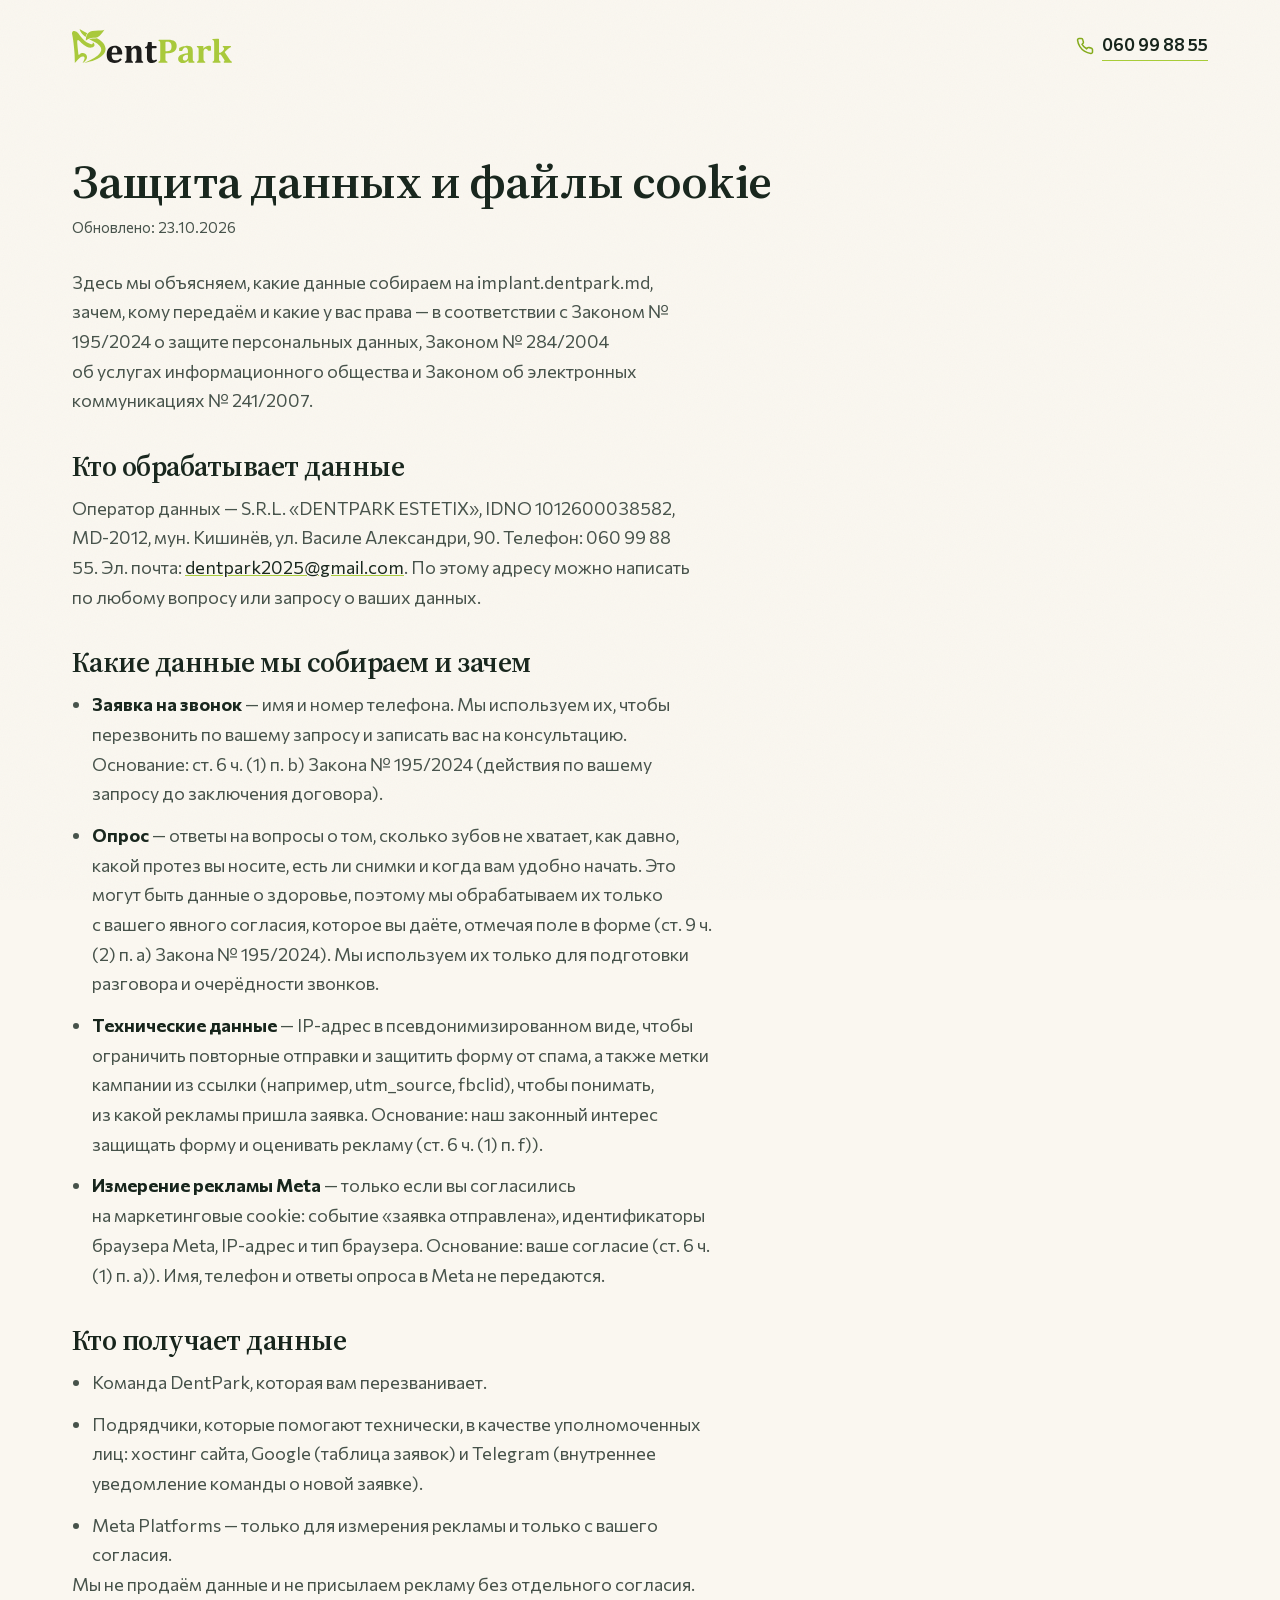
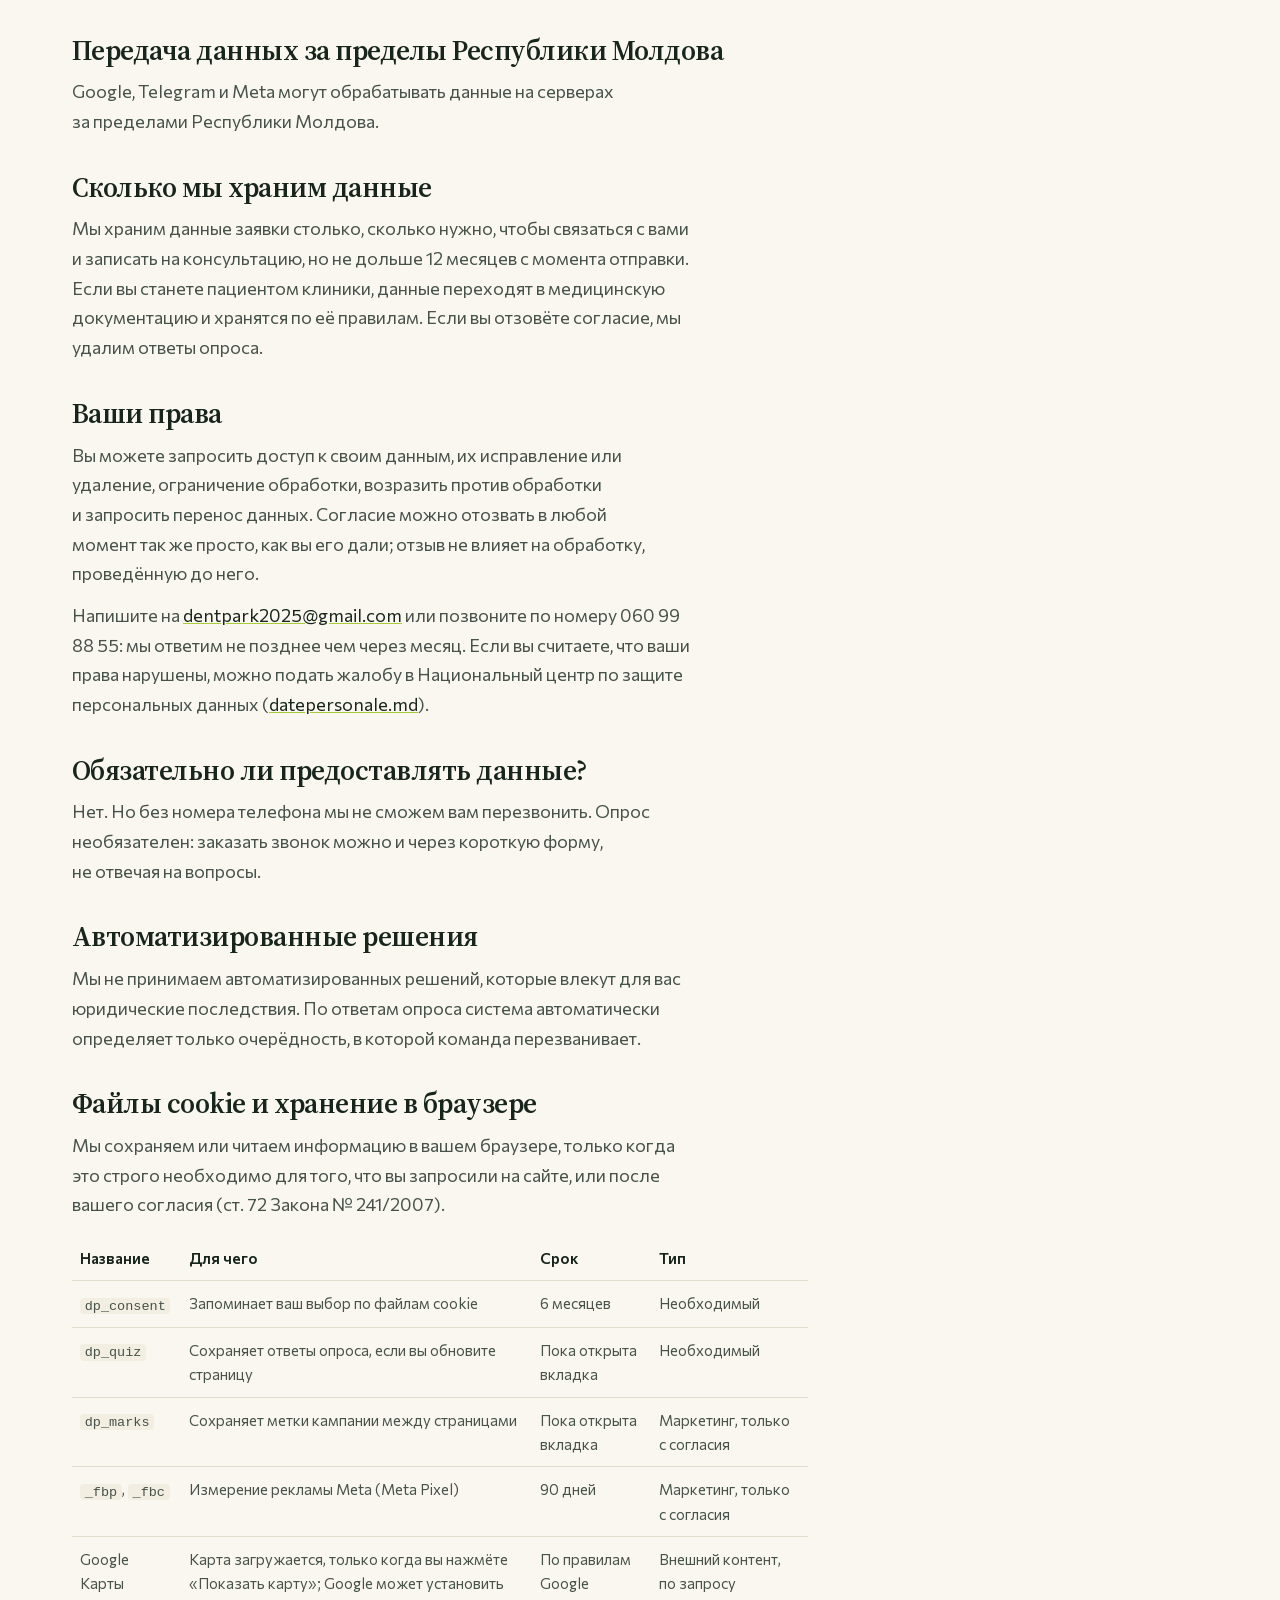
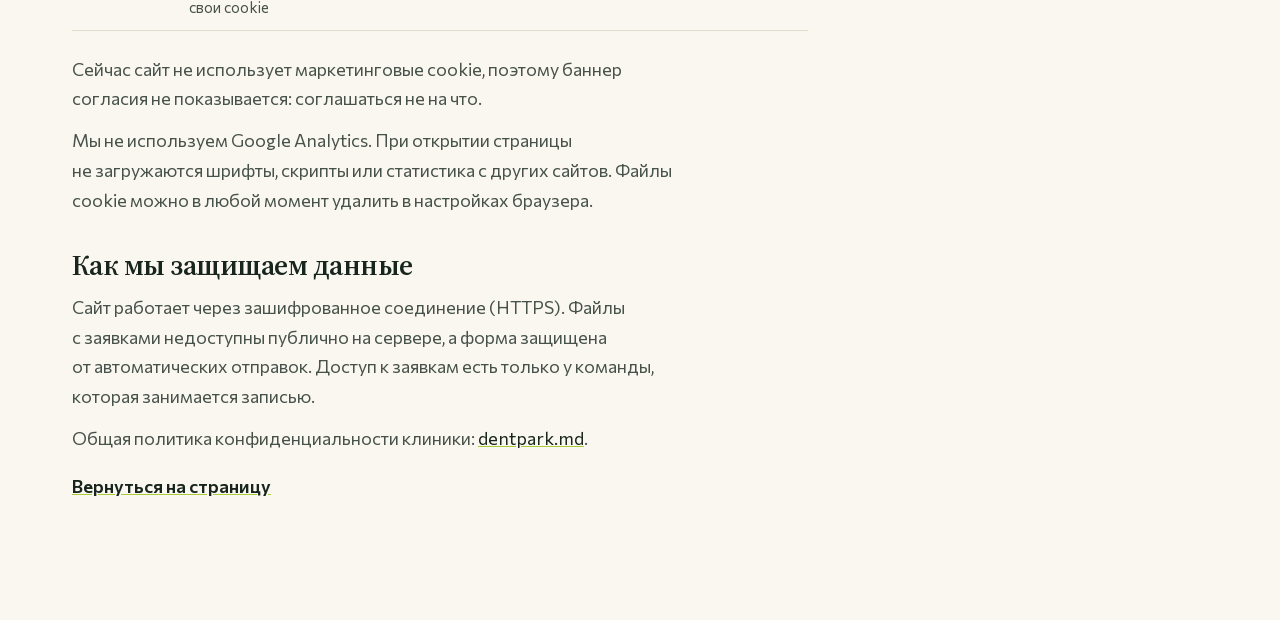
<file: ru/konfidentsialnost.html>
<!DOCTYPE html><html lang="ru">
<head>
<meta charset="utf-8">
<meta name="viewport" content="width=device-width, initial-scale=1">
<title>Защита данных и файлы cookie — DentPark</title>
<meta name="robots" content="index, follow">
<link rel="canonical" href="https://implant.dentpark.md/ru/konfidentsialnost.html">
<link rel="preload" href="../assets/fonts/serif-cyrillic.sub.woff2" as="font" type="font/woff2" crossorigin>
<link rel="preload" href="../assets/fonts/comm-cyrillic.sub.woff2" as="font" type="font/woff2" crossorigin>
<link rel="stylesheet" href="../assets/css/main.css">
</head>
<body class="ty-body" data-pixel="">

<a class="skip" href="#main">Перейти к&nbsp;содержимому</a>

<header class="topbar">
  <div class="wrap topbar__in">
    <a class="topbar__home" href="index.html" aria-label="DentPark"><img class="topbar__logo" src="../assets/logo.svg" alt="DentPark" width="160" height="34"></a>
    <a class="topbar__phone" href="tel:+37360998855" data-ev="click_call">
      <svg width="18" height="18" viewBox="0 0 24 24" fill="none" stroke="currentColor" stroke-width="2" stroke-linecap="round" aria-hidden="true">
        <path d="M22 16.9v3a2 2 0 0 1-2.2 2 19.8 19.8 0 0 1-8.6-3.1 19.5 19.5 0 0 1-6-6A19.8 19.8 0 0 1 2.1 4.2 2 2 0 0 1 4.1 2h3a2 2 0 0 1 2 1.7c.1.9.4 1.8.7 2.7a2 2 0 0 1-.5 2.1L8.1 9.7a16 16 0 0 0 6 6l1.2-1.2a2 2 0 0 1 2.1-.5c.9.3 1.8.6 2.7.7a2 2 0 0 1 1.7 2z"/>
      </svg>
      <span>060&nbsp;99&nbsp;88&nbsp;55</span>
    </a>
  </div>
</header>

<main class="legal" id="main">
  <article class="wrap legal__in">
    <h1>Защита данных и&nbsp;файлы cookie</h1>
    <p class="legal__upd">Обновлено: 23.10.2026</p>
    <p>Здесь мы объясняем, какие данные собираем на&nbsp;implant.dentpark.md, зачем, кому передаём и&nbsp;какие у&nbsp;вас права&nbsp;— в&nbsp;соответствии с&nbsp;Законом № 195/2024 о&nbsp;защите персональных данных, Законом № 284/2004 об&nbsp;услугах информационного общества и&nbsp;Законом об&nbsp;электронных коммуникациях № 241/2007.</p>

    <h2>Кто обрабатывает данные</h2>
    <p>Оператор данных&nbsp;— S.R.L. «DENTPARK ESTETIX», IDNO 1012600038582, MD-2012, мун. Кишинёв, ул. Василе Александри, 90. Телефон: 060 99 88 55. Эл. почта: <a href='mailto:dentpark2025@gmail.com'>dentpark2025@gmail.com</a>. По этому адресу можно написать по&nbsp;любому вопросу или запросу о&nbsp;ваших данных.</p>

    <h2>Какие данные мы собираем и&nbsp;зачем</h2>
    <ul><li><b>Заявка на&nbsp;звонок</b>&nbsp;— имя и&nbsp;номер телефона. Мы используем их, чтобы перезвонить по&nbsp;вашему запросу и&nbsp;записать вас на&nbsp;консультацию. Основание: ст. 6 ч. (1) п. b) Закона № 195/2024 (действия по&nbsp;вашему запросу до&nbsp;заключения договора).</li><li><b>Опрос</b>&nbsp;— ответы на&nbsp;вопросы о&nbsp;том, сколько зубов не&nbsp;хватает, как давно, какой протез вы носите, есть ли&nbsp;снимки и&nbsp;когда вам удобно начать. Это могут быть данные о&nbsp;здоровье, поэтому мы обрабатываем их только с&nbsp;вашего явного согласия, которое вы даёте, отмечая поле в&nbsp;форме (ст. 9 ч. (2) п. a) Закона № 195/2024). Мы используем их только для&nbsp;подготовки разговора и&nbsp;очерёдности звонков.</li><li><b>Технические данные</b>&nbsp;— IP-адрес в&nbsp;псевдонимизированном виде, чтобы ограничить повторные отправки и&nbsp;защитить форму от&nbsp;спама, а&nbsp;также метки кампании из&nbsp;ссылки (например, utm_source, fbclid), чтобы понимать, из&nbsp;какой рекламы пришла заявка. Основание: наш законный интерес защищать форму и&nbsp;оценивать рекламу (ст. 6 ч. (1) п. f)).</li><li><b>Измерение рекламы Meta</b>&nbsp;— только если вы согласились на&nbsp;маркетинговые cookie: событие «заявка отправлена», идентификаторы браузера Meta, IP-адрес и&nbsp;тип браузера. Основание: ваше согласие (ст. 6 ч. (1) п. a)). Имя, телефон и&nbsp;ответы опроса в&nbsp;Meta не&nbsp;передаются.</li></ul>

    <h2>Кто получает данные</h2>
    <ul><li>Команда DentPark, которая вам перезванивает.</li><li>Подрядчики, которые помогают технически, в&nbsp;качестве уполномоченных лиц: хостинг сайта, Google (таблица заявок) и&nbsp;Telegram (внутреннее уведомление команды о&nbsp;новой заявке).</li><li>Meta Platforms&nbsp;— только для&nbsp;измерения рекламы и&nbsp;только с&nbsp;вашего согласия.</li></ul><p>Мы не&nbsp;продаём данные и&nbsp;не&nbsp;присылаем рекламу без&nbsp;отдельного согласия.</p>

    <h2>Передача данных за&nbsp;пределы Республики Молдова</h2>
    <p>Google, Telegram и&nbsp;Meta могут обрабатывать данные на&nbsp;серверах за&nbsp;пределами Республики Молдова. </p>

    <h2>Сколько мы храним данные</h2>
    <p>Мы храним данные заявки столько, сколько нужно, чтобы связаться с&nbsp;вами и&nbsp;записать на&nbsp;консультацию, но не&nbsp;дольше 12 месяцев с&nbsp;момента отправки. Если вы станете пациентом клиники, данные переходят в&nbsp;медицинскую документацию и&nbsp;хранятся по&nbsp;её правилам. Если вы отзовёте согласие, мы удалим ответы опроса.</p>

    <h2>Ваши права</h2>
    <p>Вы можете запросить доступ к&nbsp;своим данным, их исправление или удаление, ограничение обработки, возразить против обработки и&nbsp;запросить перенос данных. Согласие можно отозвать в&nbsp;любой момент так же&nbsp;просто, как вы его дали; отзыв не&nbsp;влияет на&nbsp;обработку, проведённую до&nbsp;него.</p><p>Напишите на <a href='mailto:dentpark2025@gmail.com'>dentpark2025@gmail.com</a> или позвоните по&nbsp;номеру 060 99 88 55: мы ответим не&nbsp;позднее чем через месяц. Если вы считаете, что ваши права нарушены, можно подать жалобу в&nbsp;Национальный центр по&nbsp;защите персональных данных (<a href='https://datepersonale.md' target='_blank' rel='noopener'>datepersonale.md</a>).</p>

    <h2>Обязательно ли&nbsp;предоставлять данные?</h2>
    <p>Нет. Но без&nbsp;номера телефона мы не&nbsp;сможем вам перезвонить. Опрос необязателен: заказать звонок можно и&nbsp;через короткую форму, не&nbsp;отвечая на&nbsp;вопросы.</p>

    <h2>Автоматизированные решения</h2>
    <p>Мы не&nbsp;принимаем автоматизированных решений, которые влекут для&nbsp;вас юридические последствия. По ответам опроса система автоматически определяет только очерёдность, в&nbsp;которой команда перезванивает.</p>

    <h2 id="cookie">Файлы cookie и&nbsp;хранение в&nbsp;браузере</h2>
    <p>Мы сохраняем или читаем информацию в&nbsp;вашем браузере, только когда это строго необходимо для&nbsp;того, что вы запросили на&nbsp;сайте, или после вашего согласия (ст. 72 Закона № 241/2007).</p>
    <table class="legal__tbl">
      <thead><tr><th>Название</th><th>Для чего</th><th>Срок</th><th>Тип</th></tr></thead>
      <tbody>
        <tr>
          <td data-th="Название"><code>dp_consent</code></td>
          <td data-th="Для чего">Запоминает ваш выбор по&nbsp;файлам cookie</td>
          <td data-th="Срок">6 месяцев</td>
          <td data-th="Тип">Необходимый</td>
        </tr>
        <tr>
          <td data-th="Название"><code>dp_quiz</code></td>
          <td data-th="Для чего">Сохраняет ответы опроса, если вы обновите страницу</td>
          <td data-th="Срок">Пока открыта вкладка</td>
          <td data-th="Тип">Необходимый</td>
        </tr>
        <tr>
          <td data-th="Название"><code>dp_marks</code></td>
          <td data-th="Для чего">Сохраняет метки кампании между страницами</td>
          <td data-th="Срок">Пока открыта вкладка</td>
          <td data-th="Тип">Маркетинг, только с&nbsp;согласия</td>
        </tr>
        <tr>
          <td data-th="Название"><code>_fbp</code>, <code>_fbc</code></td>
          <td data-th="Для чего">Измерение рекламы Meta (Meta Pixel)</td>
          <td data-th="Срок">90 дней</td>
          <td data-th="Тип">Маркетинг, только с&nbsp;согласия</td>
        </tr>
        <tr>
          <td data-th="Название">Google Карты</td>
          <td data-th="Для чего">Карта загружается, только когда вы нажмёте «Показать карту»; Google может установить свои cookie</td>
          <td data-th="Срок">По правилам Google</td>
          <td data-th="Тип">Внешний контент, по&nbsp;запросу</td>
        </tr>
        </tbody>
    </table>
    <p>Сейчас сайт не&nbsp;использует маркетинговые cookie, поэтому баннер согласия не&nbsp;показывается: соглашаться не&nbsp;на&nbsp;что.</p>
    <p>Мы не&nbsp;используем Google Analytics. При открытии страницы не&nbsp;загружаются шрифты, скрипты или статистика с&nbsp;других сайтов. Файлы cookie можно в&nbsp;любой момент удалить в&nbsp;настройках браузера.</p>

    <h2>Как мы защищаем данные</h2>
    <p>Сайт работает через зашифрованное соединение (HTTPS). Файлы с&nbsp;заявками недоступны публично на&nbsp;сервере, а&nbsp;форма защищена от&nbsp;автоматических отправок. Доступ к&nbsp;заявкам есть только у&nbsp;команды, которая занимается записью.</p>

    <p>Общая политика конфиденциальности клиники: <a href='https://dentpark.md/ru/politika-konfiditsialnosti/' target='_blank' rel='noopener'>dentpark.md</a>.</p>

    <p class="legal__back"><a href="index.html">Вернуться на&nbsp;страницу</a></p>
  </article>
</main>



<script src="../assets/js/app.js" defer></script>
</body>
</html>
</file>
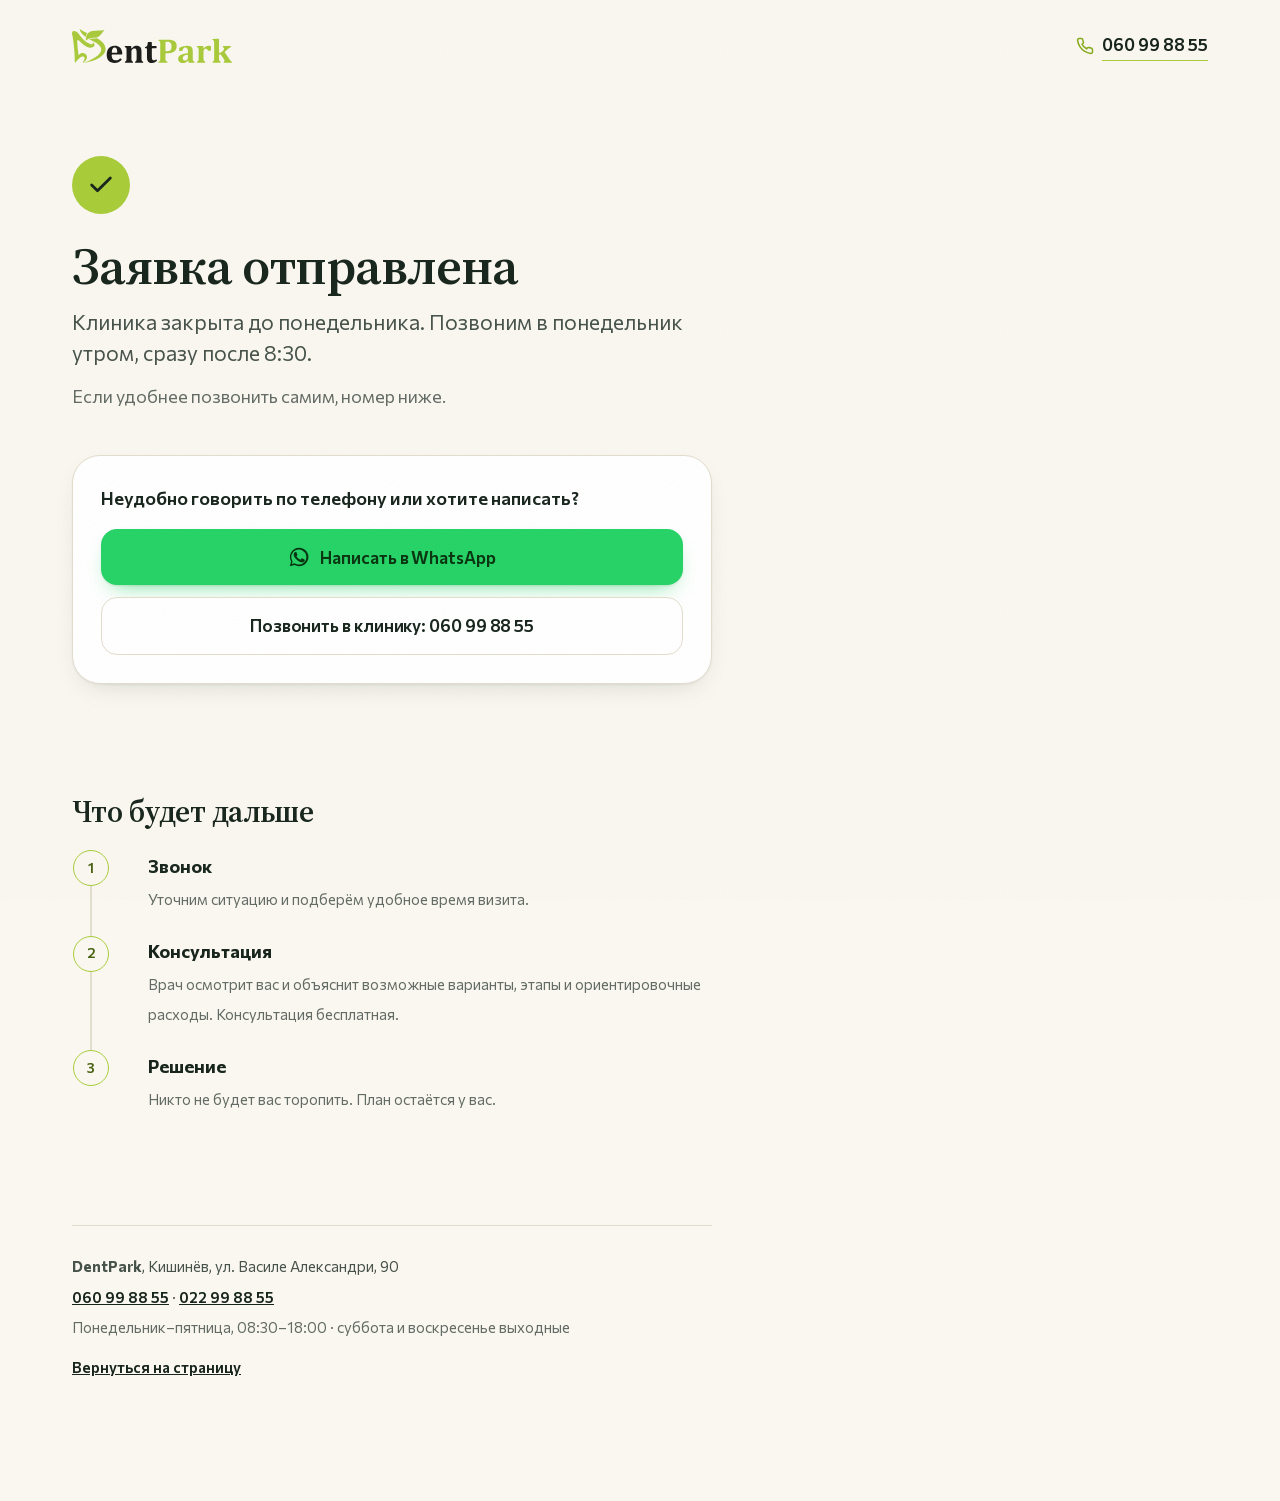
<file: ru/spasibo.html>
<!DOCTYPE html><html lang="ru">
<head>
<meta charset="utf-8">
<meta name="viewport" content="width=device-width, initial-scale=1">
<title>Заявка отправлена — DentPark</title>
<meta name="robots" content="noindex, nofollow">

<link rel="preload" href="../assets/fonts/serif-cyrillic.sub.woff2" as="font" type="font/woff2" crossorigin>
<link rel="preload" href="../assets/fonts/comm-cyrillic.sub.woff2" as="font" type="font/woff2" crossorigin>
<link rel="stylesheet" href="../assets/css/main.css">
</head>
<body class="ty-body">

<a class="skip" href="#main">Перейти к&nbsp;содержимому</a>

<header class="topbar">
  <div class="wrap topbar__in">
    <a class="topbar__home" href="index.html" aria-label="DentPark"><img class="topbar__logo" src="../assets/logo.svg" alt="DentPark" width="160" height="34"></a>
    <a class="topbar__phone" href="tel:+37360998855" data-ev="click_call">
      <svg width="18" height="18" viewBox="0 0 24 24" fill="none" stroke="currentColor" stroke-width="2" stroke-linecap="round" aria-hidden="true">
        <path d="M22 16.9v3a2 2 0 0 1-2.2 2 19.8 19.8 0 0 1-8.6-3.1 19.5 19.5 0 0 1-6-6A19.8 19.8 0 0 1 2.1 4.2 2 2 0 0 1 4.1 2h3a2 2 0 0 1 2 1.7c.1.9.4 1.8.7 2.7a2 2 0 0 1-.5 2.1L8.1 9.7a16 16 0 0 0 6 6l1.2-1.2a2 2 0 0 1 2.1-.5c.9.3 1.8.6 2.7.7a2 2 0 0 1 1.7 2z"/>
      </svg>
      <span>060&nbsp;99&nbsp;88&nbsp;55</span>
    </a>
  </div>
</header>

<main class="ty" id="main">
  <div class="wrap ty__in">

    <div class="ty__mark" aria-hidden="true">
      <svg viewBox="0 0 24 24" fill="none" stroke="currentColor" stroke-width="2.4" stroke-linecap="round" stroke-linejoin="round">
        <path d="M20 6 9 17l-5-5"/>
      </svg>
    </div>

    <h1>Заявка отправлена</h1>

    <p class="ty__when" id="tyWhen"
       data-soon="Мы позвоним в течение 15 минут."
       data-morning="Клиника откроется в 8:30 — позвоним сразу после открытия."
       data-tomorrow="Сегодня приём уже закончился. Позвоним завтра утром, сразу после 8:30."
       data-monday="Клиника закрыта до понедельника. Позвоним в понедельник утром, сразу после 8:30.">Мы свяжемся с&nbsp;вами в&nbsp;ближайшее рабочее время.</p>

    <p class="ty__lead">Если удобнее позвонить самим, номер ниже.</p>

    <div class="ty__wa">
      <p class="ty__wa-t">Неудобно говорить по&nbsp;телефону или хотите написать?</p>
      <a class="btn btn--wa" href="https://wa.me/37360998855?text=%D0%97%D0%B4%D1%80%D0%B0%D0%B2%D1%81%D1%82%D0%B2%D1%83%D0%B9%D1%82%D0%B5%2C%20%D1%8F%20%D0%BE%D1%81%D1%82%D0%B0%D0%B2%D0%B8%D0%BB%28%D0%B0%29%20%D0%B7%D0%B0%D1%8F%D0%B2%D0%BA%D1%83%20%D0%BD%D0%B0%20%D1%81%D0%B0%D0%B9%D1%82%D0%B5%20DentPark."
         target="_blank" rel="noopener" data-ev="click_whatsapp">
        <svg width="22" height="22" viewBox="0 0 24 24" fill="currentColor" aria-hidden="true">
          <path d="M17.5 14.4c-.3-.2-1.7-.9-2-1-.3-.1-.5-.1-.7.1-.2.3-.7 1-.9 1.2-.2.2-.3.2-.6.1-.3-.2-1.2-.5-2.3-1.4-.9-.8-1.4-1.7-1.6-2-.2-.3 0-.5.1-.6l.5-.5c.1-.2.2-.3.3-.5 0-.2 0-.4-.1-.5 0-.2-.7-1.6-.9-2.2-.2-.6-.5-.5-.7-.5h-.6c-.2 0-.5.1-.8.4-.3.3-1 1-1 2.5s1.1 2.9 1.2 3.1c.2.2 2.1 3.2 5.1 4.5.7.3 1.3.5 1.7.6.7.2 1.4.2 1.9.1.6-.1 1.7-.7 2-1.4.2-.7.2-1.3.2-1.4-.1-.2-.3-.2-.6-.4z"/>
          <path d="M12 2a10 10 0 0 0-8.6 15L2 22l5.2-1.4A10 10 0 1 0 12 2zm0 18.2c-1.6 0-3.1-.4-4.4-1.2l-.3-.2-3.1.8.8-3-.2-.3a8.2 8.2 0 1 1 7.2 3.9z"/>
        </svg>
        Написать в&nbsp;WhatsApp
      </a>
      <a class="btn btn--ghost ty__call" href="tel:+37360998855" data-ev="click_call">Позвонить в&nbsp;клинику: 060 99 88 55</a>
    </div>

    <div class="ty__next">
      <h2>Что будет дальше</h2>
      <ol class="ty__steps">
        <li><b>Звонок</b><span>Уточним ситуацию и&nbsp;подберём удобное время визита.</span></li>
        <li><b>Консультация</b><span>Врач осмотрит вас и&nbsp;объяснит возможные варианты, этапы и&nbsp;ориентировочные расходы. Консультация бесплатная.</span></li>
        <li><b>Решение</b><span>Никто не&nbsp;будет вас торопить. План остаётся у&nbsp;вас.</span></li>
      </ol>
    </div>

    <div class="ty__contacts">
      <p><b>DentPark</b>, Кишинёв, ул. Василе Александри, 90</p>
      <p>
        <a href="tel:+37360998855" data-ev="click_call">060 99 88 55</a> ·
        <a href="tel:+37322998855" data-ev="click_call">022 99 88 55</a>
      </p>
      <p class="ty__hours">Понедельник–пятница, 08:30–18:00 · суббота и&nbsp;воскресенье выходные</p>
      <p><a class="ty__back" href="index.html">Вернуться на&nbsp;страницу</a></p>
    </div>

  </div>
</main>

<script src="../assets/js/app.js" defer></script>
</body>
</html>
</file>
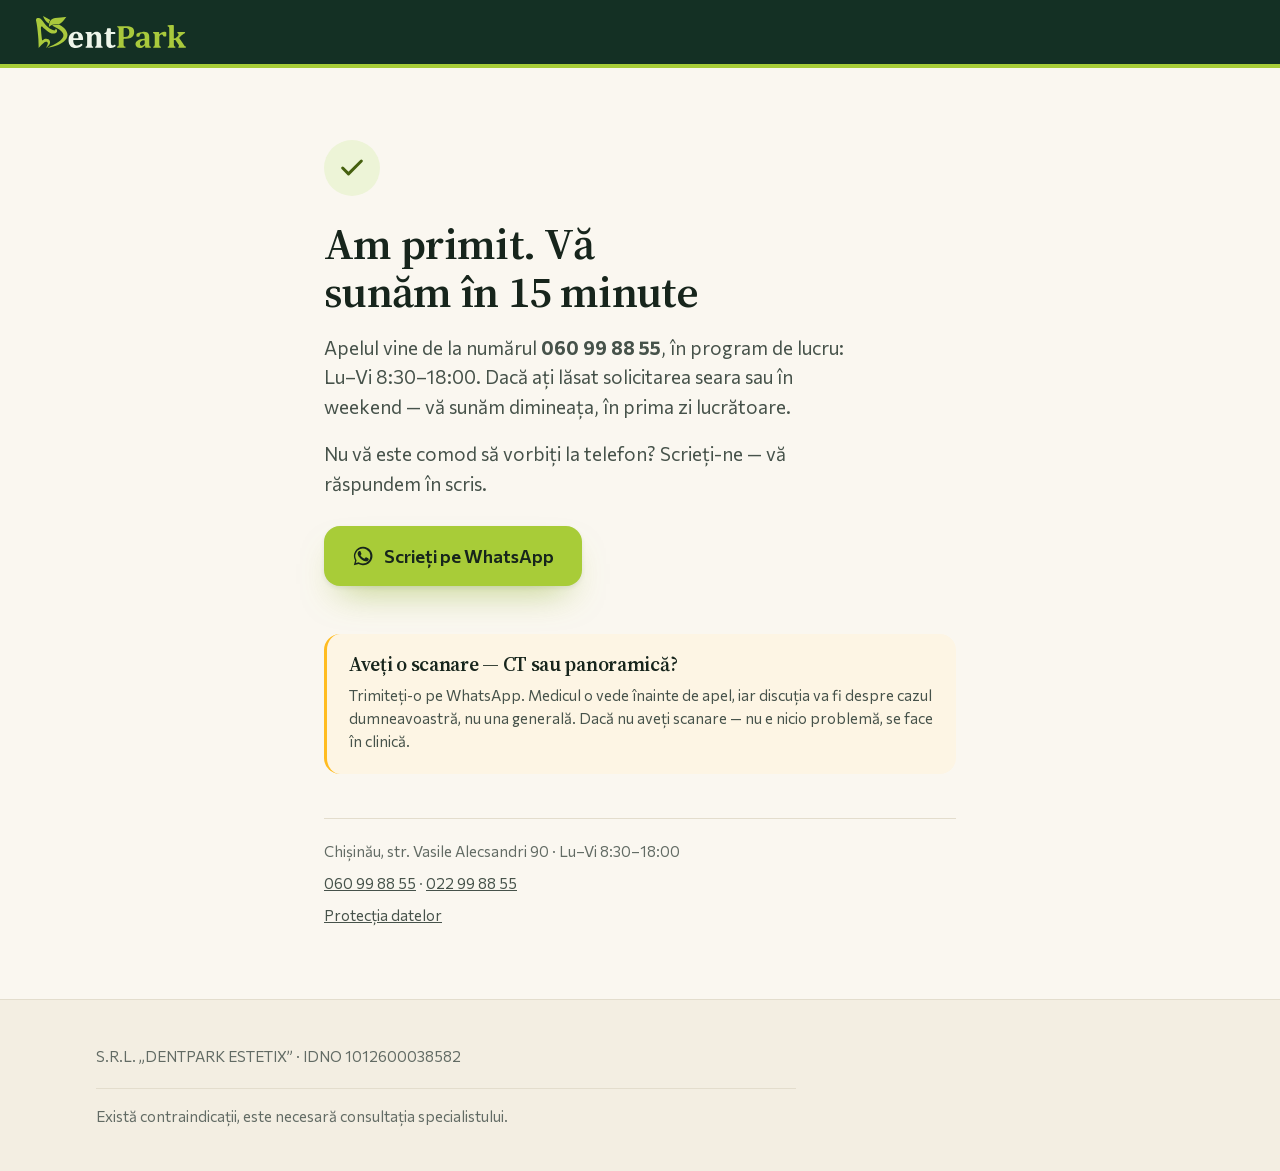
<file: quiz/ro/multumim.html>
<!DOCTYPE html>
<html lang="ro">
<head>
<meta charset="utf-8">
<meta name="viewport" content="width=device-width, initial-scale=1">
<title>Solicitare primită — DentPark</title>
<meta name="robots" content="noindex, nofollow">

<link rel="preload" href="../../assets/fonts/serif-latin.sub.woff2" as="font" type="font/woff2" crossorigin>
<link rel="preload" href="../../assets/fonts/serif-latin-ext.sub.woff2" as="font" type="font/woff2" crossorigin>
<link rel="preload" href="../../assets/fonts/comm-latin.sub.woff2" as="font" type="font/woff2" crossorigin>
<link rel="preload" href="../../assets/fonts/comm-latin-ext.sub.woff2" as="font" type="font/woff2" crossorigin>
<link rel="stylesheet" href="../../assets/css/quiz.css">
<script>document.documentElement.className+=' js';</script>
</head>
<body class="ty">

<header class="ty__bar">
  <img src="../../assets/logo-light.svg" alt="DentPark" width="150" height="32">
</header>

<main class="ty__in">

  <div class="ty__mark" aria-hidden="true">
    <svg width="28" height="28" viewBox="0 0 24 24" fill="none" stroke="currentColor" stroke-width="2.6" stroke-linecap="round" stroke-linejoin="round"><path d="M20 6 9 17l-5-5"/></svg>
  </div>

  <h1>Am primit. Vă sunăm în 15 minute</h1>

  <p class="ty__lede">
    Apelul vine de la numărul <b>060&nbsp;99&nbsp;88&nbsp;55</b>, în program de lucru:
    Lu–Vi 8:30–18:00. Dacă ați lăsat solicitarea seara sau în weekend&nbsp;—
    vă sunăm dimineața, în prima zi lucrătoare.
  </p>

  <p class="ty__lede">
    Nu vă este comod să vorbiți la telefon? Scrieți-ne&nbsp;— vă răspundem în scris.
  </p>

  <a class="ty__wa" href="https://wa.me/37360998855?text=Bun%C4%83%20ziua%2C%20am%20l%C4%83sat%20o%20solicitare%20pe%20site" target="_blank" rel="noopener" data-ev="click_whatsapp">
    <svg width="22" height="22" viewBox="0 0 24 24" fill="currentColor" aria-hidden="true">
      <path d="M12 2a10 10 0 0 0-8.6 15L2 22l5.2-1.4A10 10 0 1 0 12 2zm0 18.2c-1.6 0-3.1-.4-4.4-1.2l-.3-.2-3.1.8.8-3-.2-.3a8.2 8.2 0 1 1 7.2 3.9z"/>
      <path d="M17.5 14.4c-.3-.2-1.7-.9-2-1-.3-.1-.5-.1-.7.1-.2.3-.7 1-.9 1.2-.2.2-.3.2-.6.1-.3-.2-1.2-.5-2.3-1.4-.9-.8-1.4-1.7-1.6-2-.2-.3 0-.5.1-.6l.5-.5c.1-.2.2-.3.3-.5 0-.2 0-.4-.1-.5 0-.2-.7-1.6-.9-2.2-.2-.6-.5-.5-.7-.5h-.6c-.2 0-.5.1-.8.4-.3.3-1 1-1 2.5s1.1 2.9 1.2 3.1c.2.2 2.1 3.2 5.1 4.5.7.3 1.3.5 1.7.6.7.2 1.4.2 1.9.1.6-.1 1.7-.7 2-1.4.2-.7.2-1.3.2-1.4-.1-.2-.3-.2-.6-.4z"/>
    </svg>
    Scrieți pe WhatsApp
  </a>

  <!-- A doua conversie. Cine trimite scanarea intră în discuție cu
       clinica încă înainte de apel — și vine pregătit. -->
  <section class="ty__snap">
    <h2>Aveți o scanare — CT sau panoramică?</h2>
    <p>
      Trimiteți-o pe WhatsApp. Medicul o vede înainte de apel, iar discuția
      va fi despre cazul dumneavoastră, nu una generală. Dacă nu aveți
      scanare&nbsp;— nu e nicio problemă, se face în clinică.
    </p>
  </section>

  <div class="ty__meta">
    <p>Chișinău, str. Vasile Alecsandri 90 · Lu–Vi 8:30–18:00</p>
    <p><a href="tel:+37360998855" data-ev="click_call">060 99 88 55</a> · <a href="tel:+37322998855" data-ev="click_call">022 99 88 55</a></p>
    <p><a href="../../ro/confidentialitate.html">Protecția datelor</a></p>
  </div>

</main>

<footer class="foot">
  <div class="foot__in">
    <p>S.R.L. „DENTPARK ESTETIX” · IDNO 1012600038582</p>
    <p class="foot__note">
      Există contraindicații, este necesară consultația specialistului.
    </p>
  </div>
</footer>

<script src="../../assets/js/quiz.js" defer></script>
</body>
</html>
</file>
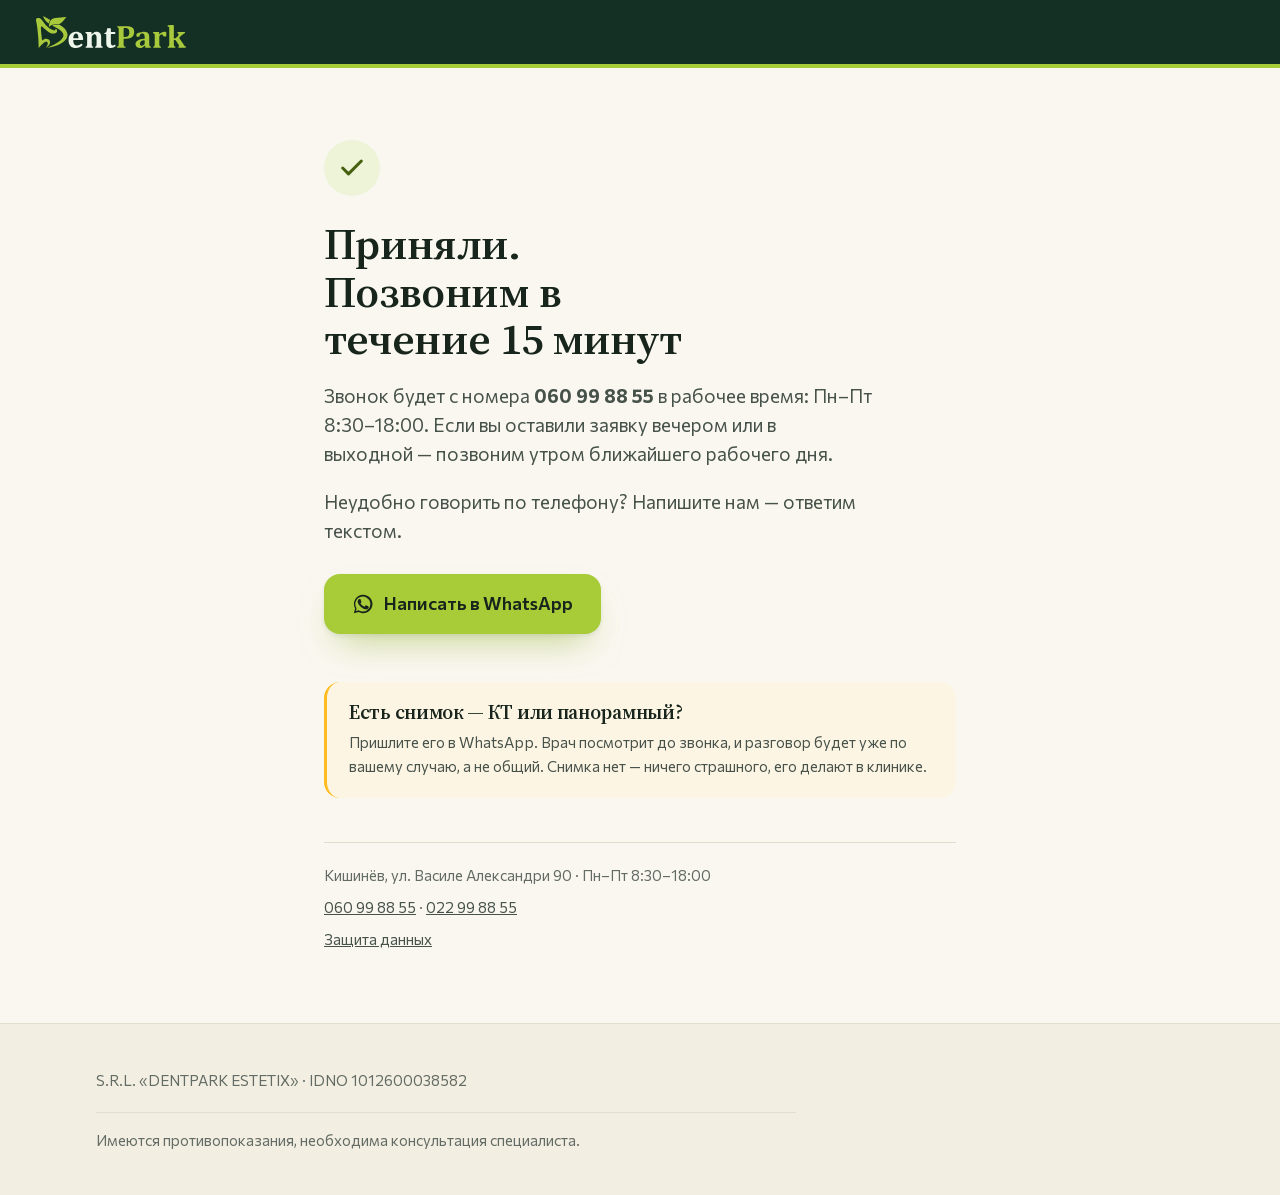
<file: quiz/ru/spasibo.html>
<!DOCTYPE html>
<html lang="ru">
<head>
<meta charset="utf-8">
<meta name="viewport" content="width=device-width, initial-scale=1">
<title>Заявка принята — DentPark</title>
<meta name="robots" content="noindex, nofollow">

<link rel="preload" href="../../assets/fonts/serif-cyrillic.sub.woff2" as="font" type="font/woff2" crossorigin>
<link rel="preload" href="../../assets/fonts/comm-cyrillic.sub.woff2" as="font" type="font/woff2" crossorigin>
<link rel="stylesheet" href="../../assets/css/quiz.css">
<script>document.documentElement.className+=' js';</script>
</head>
<body class="ty">

<header class="ty__bar">
  <img src="../../assets/logo-light.svg" alt="DentPark" width="150" height="32">
</header>

<main class="ty__in">

  <div class="ty__mark" aria-hidden="true">
    <svg width="28" height="28" viewBox="0 0 24 24" fill="none" stroke="currentColor" stroke-width="2.6" stroke-linecap="round" stroke-linejoin="round"><path d="M20 6 9 17l-5-5"/></svg>
  </div>

  <h1>Приняли. Позвоним в течение 15 минут</h1>

  <p class="ty__lede">
    Звонок будет с номера <b>060&nbsp;99&nbsp;88&nbsp;55</b> в рабочее время:
    Пн–Пт 8:30–18:00. Если вы оставили заявку вечером или в выходной&nbsp;—
    позвоним утром ближайшего рабочего дня.
  </p>

  <p class="ty__lede">
    Неудобно говорить по телефону? Напишите нам&nbsp;— ответим текстом.
  </p>

  <a class="ty__wa" href="https://wa.me/37360998855?text=%D0%97%D0%B4%D1%80%D0%B0%D0%B2%D1%81%D1%82%D0%B2%D1%83%D0%B9%D1%82%D0%B5%2C%20%D1%8F%20%D0%BE%D1%81%D1%82%D0%B0%D0%B2%D0%B8%D0%BB%20%D0%B7%D0%B0%D1%8F%D0%B2%D0%BA%D1%83%20%D0%BD%D0%B0%20%D1%81%D0%B0%D0%B9%D1%82%D0%B5" target="_blank" rel="noopener" data-ev="click_whatsapp">
    <svg width="22" height="22" viewBox="0 0 24 24" fill="currentColor" aria-hidden="true">
      <path d="M12 2a10 10 0 0 0-8.6 15L2 22l5.2-1.4A10 10 0 1 0 12 2zm0 18.2c-1.6 0-3.1-.4-4.4-1.2l-.3-.2-3.1.8.8-3-.2-.3a8.2 8.2 0 1 1 7.2 3.9z"/>
      <path d="M17.5 14.4c-.3-.2-1.7-.9-2-1-.3-.1-.5-.1-.7.1-.2.3-.7 1-.9 1.2-.2.2-.3.2-.6.1-.3-.2-1.2-.5-2.3-1.4-.9-.8-1.4-1.7-1.6-2-.2-.3 0-.5.1-.6l.5-.5c.1-.2.2-.3.3-.5 0-.2 0-.4-.1-.5 0-.2-.7-1.6-.9-2.2-.2-.6-.5-.5-.7-.5h-.6c-.2 0-.5.1-.8.4-.3.3-1 1-1 2.5s1.1 2.9 1.2 3.1c.2.2 2.1 3.2 5.1 4.5.7.3 1.3.5 1.7.6.7.2 1.4.2 1.9.1.6-.1 1.7-.7 2-1.4.2-.7.2-1.3.2-1.4-.1-.2-.3-.2-.6-.4z"/>
    </svg>
    Написать в WhatsApp
  </a>

  <!-- Вторая конверсия. Человек, приславший снимок, начинает
       разговор с клиникой ещё до звонка — и приходит подготовленным. -->
  <section class="ty__snap">
    <h2>Есть снимок — КТ или панорамный?</h2>
    <p>
      Пришлите его в WhatsApp. Врач посмотрит до звонка, и разговор будет
      уже по вашему случаю, а не общий. Снимка нет&nbsp;— ничего страшного,
      его делают в клинике.
    </p>
  </section>

  <div class="ty__meta">
    <p>Кишинёв, ул. Василе Александри 90 · Пн–Пт 8:30–18:00</p>
    <p><a href="tel:+37360998855" data-ev="click_call">060 99 88 55</a> · <a href="tel:+37322998855" data-ev="click_call">022 99 88 55</a></p>
    <p><a href="../../ru/konfidentsialnost.html">Защита данных</a></p>
  </div>

</main>

<footer class="foot">
  <div class="foot__in">
    <p>S.R.L. «DENTPARK ESTETIX» · IDNO 1012600038582</p>
    <p class="foot__note">
      Имеются противопоказания, необходима консультация специалиста.
    </p>
  </div>
</footer>

<script src="../../assets/js/quiz.js" defer></script>
</body>
</html>
</file>
<file: assets/css/main.css>
/* ============================================================
   DentPark — лендинг по имплантологии
   Направление: клинический модернизм
   ============================================================ */

/* --- Шрифты. Самохостинг, сабсеты, unicode-range ---------- */

@font-face {
  font-family: 'Serif4';
  src: url('../fonts/serif-cyrillic.sub.woff2') format('woff2');
  font-weight: 600; font-style: normal; font-display: swap;
  unicode-range: U+0301, U+0400-045F, U+0490-0491, U+2116;
}
@font-face {
  font-family: 'Serif4';
  src: url('../fonts/serif-latin.sub.woff2') format('woff2');
  font-weight: 600; font-style: normal; font-display: swap;
  unicode-range: U+0000-00FF, U+2000-206F, U+2212;
}
@font-face {
  font-family: 'Serif4';
  src: url('../fonts/serif-latin-ext.sub.woff2') format('woff2');
  font-weight: 600; font-style: normal; font-display: swap;
  unicode-range: U+0100-02BA, U+1E00-1E9F, U+2020, U+20A0-20AB;
}

@font-face {
  font-family: 'Comm';
  src: url('../fonts/comm-cyrillic.sub.woff2') format('woff2');
  font-weight: 400 700; font-style: normal; font-display: swap;
  unicode-range: U+0301, U+0400-045F, U+0490-0491, U+2116;
}
@font-face {
  font-family: 'Comm';
  src: url('../fonts/comm-latin.sub.woff2') format('woff2');
  font-weight: 400 700; font-style: normal; font-display: swap;
  unicode-range: U+0000-00FF, U+2000-206F, U+2212;
}
@font-face {
  font-family: 'Comm';
  src: url('../fonts/comm-latin-ext.sub.woff2') format('woff2');
  font-weight: 400 700; font-style: normal; font-display: swap;
  unicode-range: U+0100-02BA, U+1E00-1E9F, U+2020, U+20A0-20AB;
}

/* --- Токены ----------------------------------------------- */

:root {
  /* ── База. Тёплые нейтрали, не стерильный белый ──────────── */
  --paper:      #faf7f0;
  --paper-deep: #f3eee2;
  --cream:      #fdf5e4;   /* тёплое поле — разбивает череду светлых секций */
  --surface:    #ffffff;

  /* Чернила с зелёным подтоном: чистый серый рядом с зеленью выглядит грязным */
  --ink:        #17251c;
  --ink-soft:   #46524a;
  /* 5.2:1 на --paper и 4.8:1 на --paper-deep. Считать надо по тёмному
     из двух фонов: #767b71 давал 4.09, #6b7066 — 4.38, оба не проходили. */
  --ink-mute:   #626b64;
  --line:       #e3ddcd;
  --line-soft:  #efeade;

  /* ── Глубокая зелень. Фон тёмных секций вместо почти-чёрного:
        цвет остаётся фирменным, а секция читается насыщенной ── */
  --forest:     #143024;
  --forest-2:   #1c412f;
  --forest-3:   #2a5a41;
  --on-dark:    #eef5ea;
  --on-dark-2:  #a9bdaf;

  /* ── Фирменный цвет клиники, взят из main.css сайта ──────── */
  --lime:       #a8cc38;
  --lime-deep:  #85ab1c;
  --lime-text:  #46600f;   /* контрастный вариант для текста */
  --lime-wash:  #edf4d7;
  --lime-soft:  #dcebb4;

  /* ── Второй акцент, тоже с их сайта. Внимание, а не действие ── */
  --amber:      #ffbc20;
  --amber-soft: #fff2d2;
  --amber-text: #7a5200;

  /* Типографика */
  --f-display: 'Serif4', Georgia, 'Times New Roman', serif;
  --f-text:    'Comm', 'Segoe UI', system-ui, sans-serif;

  --t-hero: clamp(2.1rem, 7.4vw, 4.4rem);
  --t-h2:   clamp(1.7rem, 5vw, 2.9rem);
  --t-h3:   clamp(1.2rem, 3vw, 1.5rem);
  --t-lede: clamp(1.0625rem, 2.4vw, 1.3125rem);
  --t-body: 1.0625rem;          /* 17px — минимум для аудитории 45–65 */
  --t-small: 0.9375rem;         /* 15px — нижняя граница, ниже не опускаться */

  /* Ритм */
  --gut: clamp(1.25rem, 5vw, 2.5rem);
  --sec: clamp(3.5rem, 9vw, 7rem);
  /* До 1920 включительно — 76rem, как было. Дальше контейнер растёт,
     иначе на сверхшироких он занимает меньше половины экрана и вся
     страница читается прижатой влево. */
  --max: clamp(76rem, 62vw, 88rem);
  /* ширина контента без полей — для полноширинных сеток */
  --maxc: calc(var(--max) - var(--gut) * 2);

  /* Скругления крупнее прежних 4/10/20: мягкая геометрия — то,
     что сегодня отличает современный интерфейс от вёрстки 2018-го */
  --r-s: 8px;
  --r-m: 16px;
  --r-l: 28px;
  --r-xl: 36px;

  /* Тени с зелёным подтоном под цвет фона, а не серые */
  --sh-soft: 0 1px 2px rgba(20,48,36,.05), 0 10px 28px -14px rgba(20,48,36,.22);
  --sh-lift: 0 2px 4px rgba(20,48,36,.06), 0 28px 56px -22px rgba(20,48,36,.32);
  --sh-lime: 0 2px 4px rgba(20,48,36,.08), 0 20px 40px -18px rgba(133,171,28,.55);

  --ease: cubic-bezier(.22, .61, .36, 1);
}

/* --- Сброс ------------------------------------------------ */

*, *::before, *::after { box-sizing: border-box; }
* { margin: 0; }

html { -webkit-text-size-adjust: 100%; scroll-behavior: smooth; }

body {
  font-family: var(--f-text);
  font-size: var(--t-body);
  line-height: 1.62;
  color: var(--ink);
  background: var(--paper);
  -webkit-font-smoothing: antialiased;
  text-rendering: optimizeLegibility;
  overflow-x: hidden;
}

/* Место под липкую панель: она fixed и высотой ~72px, без этого
   отступа последние 72px футера уходят под неё. */
@media (max-width: 899px) {
  .foot { padding-bottom: calc(clamp(2.5rem, 6vw, 3.5rem) + 72px + env(safe-area-inset-bottom)); }
}

/* Едва заметное зерно — снимает пластиковую плоскость фона */
body::before {
  content: '';
  position: fixed; inset: 0;
  pointer-events: none; z-index: 1;
  opacity: .035;
  background-image: url("data:image/svg+xml,%3Csvg xmlns='http://www.w3.org/2000/svg' width='140' height='140'%3E%3Cfilter id='n'%3E%3CfeTurbulence type='fractalNoise' baseFrequency='.85' numOctaves='3'/%3E%3C/filter%3E%3Crect width='140' height='140' filter='url(%23n)'/%3E%3C/svg%3E");
}

img, svg, video { display: block; max-width: 100%; }
/* Атрибуты width/height браузер применяет как CSS-подсказку. Без height:auto
   у video высота остаётся жёсткой и aspect-ratio не работает. */
img, video { height: auto; }

/* атрибут hidden должен побеждать авторские display-правила */
[hidden] { display: none !important; }

button, input, select, textarea { font: inherit; color: inherit; }
button { cursor: pointer; background: none; border: 0; }

a { color: inherit; }

:focus-visible {
  outline: 3px solid var(--lime-deep);
  outline-offset: 3px;
  border-radius: 2px;
}

::selection { background: var(--lime); color: var(--ink); }

/* --- Типографика ------------------------------------------ */

h1, h2, h3 {
  font-family: var(--f-display);
  font-weight: 600;
  line-height: 1.06;
  letter-spacing: -.018em;
  text-wrap: balance;
}

h1 { font-size: var(--t-hero); }
h2 { font-size: var(--t-h2); }
h3 { font-size: var(--t-h3); line-height: 1.2; letter-spacing: -.01em; }

p { text-wrap: pretty; }

.eyebrow {
  font-family: var(--f-text);
  font-size: .8125rem;
  font-weight: 600;
  letter-spacing: .11em;
  text-transform: uppercase;
  color: var(--ink-mute);
  display: flex; align-items: center; gap: .625rem;
}
.eyebrow::before {
  content: ''; width: 1.75rem; height: 2px;
  background: var(--lime); flex: none;
}

.lede {
  font-size: var(--t-lede);
  line-height: 1.5;
  color: var(--ink-soft);
}

/* Акцентная подчёркивающая засечка под ценой в заголовке.
   Не подчёркивание браузера — рисуется под базовой линией. */
.mark {
  position: relative;
  white-space: nowrap;
}
.mark::after {
  content: '';
  position: absolute;
  left: -.06em; right: -.06em; bottom: .04em;
  height: .22em;
  background: var(--lime);
  opacity: .55;
  z-index: -1;
  border-radius: 2px;
}

.num { font-variant-numeric: tabular-nums; }

/* --- Раскладка -------------------------------------------- */

.wrap {
  width: 100%;
  max-width: var(--max);
  margin-inline: auto;
  padding-inline: var(--gut);
}

.section { padding-block: var(--sec); position: relative; z-index: 2; }

/* --- Кнопки ----------------------------------------------- */

.btn {
  display: inline-flex; align-items: center; justify-content: center;
  gap: .625rem;
  min-height: 56px;                    /* палец, а не курсор */
  padding: .875rem 1.75rem;
  border-radius: var(--r-m);
  font-weight: 600;
  font-size: 1.0625rem;
  letter-spacing: -.005em;
  text-decoration: none;
  text-align: center;
  transition: transform .18s var(--ease), box-shadow .18s var(--ease),
              background-color .18s var(--ease);
}

.btn--primary {
  background: var(--lime);
  color: var(--ink);
  box-shadow: var(--sh-lime);
}
.btn--primary:hover { background: var(--lime-deep); transform: translateY(-2px); }
.btn--primary:active { transform: translateY(0); }

.btn--ghost {
  border: 1.5px solid var(--line);
  background: var(--surface);
  color: var(--ink);
}
.btn--ghost:hover { border-color: var(--ink-mute); transform: translateY(-2px); }

.btn__sub {
  display: block;
  font-size: .8125rem;
  font-weight: 500;
  color: var(--ink-mute);
  letter-spacing: 0;
}

/* ============================================================
   ШАПКА
   ============================================================ */

.topbar {
  position: relative; z-index: 10;
  padding-block: 1rem;
}
.topbar__in {
  display: flex; align-items: center; justify-content: space-between;
  gap: 1rem;
}
.topbar__logo { height: 34px; width: auto; }

.topbar__phone {
  display: inline-flex; align-items: center; gap: .5rem;
  min-height: 44px;               /* палец, а не курсор */
  font-weight: 600; text-decoration: none;
  font-size: 1.0625rem;
  white-space: nowrap;
}
.topbar__phone svg { flex: none; color: var(--lime-deep); }
.topbar__phone span { border-bottom: 1.5px solid var(--lime); padding-bottom: 1px; }

.topbar__hours {
  display: none;
  font-size: var(--t-small); color: var(--ink-mute);
}

/* ============================================================
   ПЕРВЫЙ ЭКРАН
   ============================================================ */

.hero { position: relative; z-index: 2; padding-bottom: 0; }

.hero__media {
  --bleed: 1;            /* фото должно доходить до края экрана */
  position: relative;
  isolation: isolate;
  margin-inline: calc(var(--gut) * -1);
  aspect-ratio: 4 / 3;
  overflow: hidden;
  background: var(--paper-deep);
}
.hero__media img {
  width: 100%; height: 100%;
  object-fit: cover; object-position: 50% 18%;
  /* единый грейд на все фото клиники */
  filter: saturate(.9) contrast(1.05);
}
/* Растворяем низ фото в бумагу, чтобы карточка садилась без шва */
.hero__media::after {
  content: '';
  position: absolute; inset: auto 0 0 0; height: 58%;
  background: linear-gradient(to bottom, transparent, var(--paper) 78%);
}

.hero__body {
  position: relative;
  margin-top: -2.25rem;
}

.hero h1 { margin-block: .875rem 1.125rem; }

/* Внутри заголовка — смена гарнитуры и кегля.
   Серифная фраза о результате, гротеск с ценой под ней. */
.h1__price {
  display: block;
  margin-top: .3em;
  font-family: var(--f-text);
  font-weight: 600;
  font-size: .56em;
  line-height: 1.2;
  letter-spacing: -.012em;
  color: var(--ink-soft);
}
/* Цена — то, за чем человек пришёл: самый крупный и тёмный элемент
   после названия услуги, с лаймовой засечкой */
.h1__price .mark { color: var(--ink); font-size: 1.32em; font-weight: 700; letter-spacing: -.02em; }

.hero__lede { max-width: 34ch; margin-bottom: 1.75rem; }

.hero__actions {
  display: flex; flex-direction: column; gap: .75rem;
  align-items: stretch;
}

.hero__note {
  margin-top: 1rem;
  font-size: var(--t-small);
  color: var(--ink-mute);
  display: flex; align-items: flex-start; gap: .5rem;
}
.hero__note svg { flex: none; margin-top: .2em; color: var(--lime-deep); }

/* --- Плашка доверия. Перекрывает низ первого экрана. ------- */

.trust {
  list-style: none; padding: 0;
  margin-top: clamp(2.5rem, 7vw, 4rem);
  display: grid;
  grid-template-columns: repeat(2, 1fr);
  gap: 1px;
  background: var(--line-soft);
  border: 1px solid var(--line-soft);
  border-top: 3px solid var(--lime);
  border-radius: var(--r-m);
  overflow: hidden;
  box-shadow: var(--sh-soft);
}
.trust li {
  background: var(--surface);
  padding: 1.125rem 1rem;
}
.trust b {
  display: block;
  color: var(--forest);
  font-family: var(--f-display);
  font-size: 1.75rem;
  font-weight: 600;
  line-height: 1;
  letter-spacing: -.02em;
  margin-bottom: .3rem;
}
.trust span {
  display: block;
  font-size: var(--t-small);
  line-height: 1.35;
  color: var(--ink-mute);
}

/* ============================================================
   СБОРКА ИМПЛАНТА — объясняет, из чего складывается цена
   ============================================================ */

.build { background: var(--cream); position: relative; z-index: 2; }

.build__head { max-width: 46ch; margin-bottom: clamp(2rem, 5vw, 3rem); }
.build__head h2 { margin-block: .75rem .75rem; }

.build__grid {
  display: grid;
  gap: clamp(1.5rem, 4vw, 3rem);
}

/* --- Сцена ------------------------------------------------ */

.stage {
  position: relative;
  border: 1px solid var(--line-soft);
  border-radius: var(--r-l);
  box-shadow: var(--sh-soft);
  overflow: hidden;
  /* тон подложки взят из угла рендера — шва по краю кадра не видно */
  background: #f7f2ea;
}

/* Кадры лежат стопкой и перекрещиваются по прозрачности.
   Пропорция задана на контейнере, чтобы не прыгала вёрстка. */
.stage__frames {
  position: relative;
  aspect-ratio: 800 / 1072;
  max-height: 66vh;
  margin-inline: auto;
}
.stage__frames .frame {
  position: absolute; inset: 0;
  width: 100%; height: 100%;
  object-fit: contain;
  opacity: 0;
  transition: opacity .55s var(--ease);
}
.stage__frames .frame.is-on { opacity: 1; }

/* --- Шаги ------------------------------------------------- */

.steps { display: flex; flex-direction: column; gap: .5rem; }

.step {
  display: grid;
  grid-template-columns: 2.25rem 1fr auto;
  align-items: center;
  gap: .875rem;
  width: 100%;
  padding: .875rem 1rem;
  min-height: 56px;
  text-align: left;
  border: 1.5px solid transparent;
  border-radius: var(--r-m);
  background: transparent;
  transition: background-color .2s var(--ease), border-color .2s var(--ease);
}
.step:hover { background: var(--surface); }

.step__n {
  display: grid; place-items: center;
  width: 2.25rem; height: 2.25rem;
  border-radius: 50%;
  border: 1.5px solid var(--line);
  font-size: .875rem; font-weight: 600;
  color: var(--ink-mute);
  transition: all .25s var(--ease);
}
.step__t { font-weight: 600; letter-spacing: -.008em; }
.step__d {
  display: block;
  font-size: var(--t-small); font-weight: 400;
  color: var(--ink-mute);
  margin-top: .1rem;
}
.step__p {
  font-weight: 600;
  font-size: .8125rem;
  color: var(--lime-text);
  white-space: nowrap;
}
@media (max-width: 599px) {
  .step { grid-template-columns: 2.25rem 1fr; }
  .step__p { grid-column: 2; margin-top: -.375rem; }
}

.step[aria-current='true'] {
  background: var(--lime-wash);
  border-color: var(--lime);
  box-shadow: var(--sh-soft);
}
.step[aria-current='true'] .step__n {
  background: var(--lime); border-color: var(--lime); color: var(--ink);
}

.step--done .step__n { border-color: var(--lime); color: var(--lime-text); }

/* --- Итог ------------------------------------------------- */

.sum {
  margin-top: 1rem;
  padding: 1.25rem;
  border-radius: var(--r-m);
  background: var(--forest);
  color: var(--on-dark);
  display: flex; align-items: baseline;
  justify-content: space-between; gap: 1rem;
  transition: box-shadow .5s var(--ease);
}
.sum.is-on { box-shadow: var(--sh-lime); }
.sum__l { font-size: var(--t-small); color: var(--on-dark-2); }
.sum__v {
  font-family: var(--f-display);
  font-size: 1.75rem; font-weight: 600;
  letter-spacing: -.02em;
  white-space: nowrap;
}
.sum__v em { font-style: normal; color: var(--lime); }

.build__replay {
  margin-top: 1rem;
  display: inline-flex; align-items: center; gap: .5rem;
  font-size: var(--t-small); font-weight: 600;
  color: var(--ink-mute);
  min-height: 44px;
}
.build__replay:hover { color: var(--ink); }
.build__replay svg { transition: transform .4s var(--ease); }
.build__replay:hover svg { transform: rotate(-180deg); }

.build__foot {
  margin-top: clamp(1.5rem, 4vw, 2rem);
  font-size: var(--t-small);
  color: var(--ink-mute);
  max-width: 50ch;
}

/* ============================================================
   ЦЕНА, ТРИ УРОВНЯ
   Не три равные карточки: средний уровень — доминанта,
   боковые держатся типографикой, без коробок.
   ============================================================ */

.tiers { position: relative; z-index: 2; }
.tiers__head { max-width: 46ch; margin-bottom: clamp(2rem, 5vw, 3.25rem); }
.tiers__head h2 { margin-block: .75rem .875rem; }

.tiers__grid { display: grid; gap: 1rem; }

.tier {
  --tone: var(--ink);
  --tone-text: var(--ink);
  position: relative;
  padding: 1.75rem 1.5rem;
  border-top: 3px solid var(--tone);
}
/* Премиум получает глубокую зелень, средний — фирменный лайм.
   Цвет здесь работает как навигация по уровням, а не как украшение. */
.tier:nth-child(3) { --tone: var(--forest-3); --tone-text: var(--forest-2); }
.tier--pick        { --tone: var(--lime);     --tone-text: var(--lime-text); }

.tier__lvl {
  color: var(--tone-text);
  font-family: var(--f-display);
  font-size: 1.5rem; font-weight: 600;
  letter-spacing: -.015em;
  margin-bottom: .875rem;
}

.tier__brands { list-style: none; padding: 0; margin: 0 0 1.5rem; }
.tier__brands li {
  font-weight: 600; font-size: 1.0625rem;
  line-height: 1.35;
}
.tier__brands li + li { margin-top: .2rem; }
.tier__brands span {
  display: inline-block;
  font-weight: 400; font-size: .8125rem;
  color: var(--ink-mute);
  margin-left: .25rem;
}

.tier__price {
  font-family: var(--f-display);
  font-size: 1.375rem; font-weight: 600;
  line-height: 1; letter-spacing: -.02em;
  display: flex; align-items: baseline; gap: .35rem;
}
.tier__price b { font-size: 2.5rem; font-weight: 600; }
.tier__from { font-family: var(--f-text); font-size: 1rem; font-weight: 500; color: var(--ink-mute); }

.tier__unit {
  font-size: var(--t-small); color: var(--ink-mute);
  margin-top: .375rem; margin-bottom: 1.375rem;
}

.tier__inc { list-style: none; padding: 0; margin: 0 0 1.25rem; }
.tier__inc li {
  position: relative;
  padding-left: 1.5rem;
  font-size: var(--t-small);
  line-height: 1.5;
}
.tier__inc li + li { margin-top: .3rem; }
.tier__inc li::before {
  content: '';
  position: absolute; left: 0; top: .48em;
  width: 10px; height: 6px;
  border-left: 2px solid var(--tone);
  border-bottom: 2px solid var(--tone);
  transform: rotate(-45deg);
}

.tier__why {
  font-size: var(--t-small);
  line-height: 1.55;
  color: var(--ink-mute);
  padding-top: 1.125rem;
  border-top: 1px solid var(--line-soft);
}

/* --- доминанта --- */

.tier--pick {
  background: var(--surface);
  border: 1px solid var(--line);
  border-top: 3px solid var(--lime);
  border-radius: 0 0 var(--r-l) var(--r-l);
  box-shadow: var(--sh-lift);
  padding: 2.25rem 1.75rem 2rem;
}
.tier--pick .tier__price b { font-size: 3rem; }

/* --- мелкий шрифт под таблицей --- */

.tiers__fine {
  margin-top: clamp(1.75rem, 4vw, 2.5rem);
  /* В ch, а не в rem: латиница уже кириллицы, и при 34rem румынская
     строка выходила ~83 знака против ~71 у русской. 50ch держит обе
     в норме 45–75. */
  max-width: 50ch;
  font-size: var(--t-small);
  line-height: 1.6;
  color: var(--ink-mute);
}
.tiers__fine b { color: var(--ink-soft); font-weight: 600; }

/* ============================================================
   3. ВРАЧ
   ============================================================ */

.doc { background: var(--paper); position: relative; z-index: 2; }
.doc__head { max-width: 46ch; margin-bottom: clamp(2rem, 5vw, 3rem); }
.doc__head h2 { margin-block: .75rem .875rem; }

.doc__grid { display: grid; gap: 1rem; }

.doc__photo {
  margin: 0;
  border-radius: var(--r-l);
  overflow: hidden;
  background: var(--paper);
  border: 1px solid var(--line);
}
/* Кадрирован под 9:16 — ту же пропорцию, что у видео рядом.
   Подгонять 4:5 под 9:16 через object-fit нельзя: это не обрезка
   по бокам, а увеличение, у врача срезало макушку. */
.doc__photo img {
  width: 100%;
  aspect-ratio: 9 / 16;
  object-fit: cover;
  filter: saturate(.9) contrast(1.05);   /* единый грейд со всеми фото клиники */
}

.doc__card {
  background: var(--surface);
  border: 1px solid var(--line-soft);
  border-radius: var(--r-l);
  padding: clamp(1.375rem, 4vw, 2rem);
  box-shadow: var(--sh-soft);
}

.doc__name {
  font-size: clamp(1.375rem, 4vw, 1.75rem);
  margin-bottom: .375rem;
}
.doc__role {
  font-weight: 600;
  color: var(--lime-text);
  margin-bottom: 1.5rem;
}

.doc__facts { margin: 0 0 1.5rem; display: grid; gap: .875rem; }
.doc__facts div {
  display: flex; align-items: baseline; justify-content: space-between;
  gap: 1rem;
  padding-bottom: .875rem;
  border-bottom: 1px solid var(--line-soft);
}
.doc__facts div:last-child { border-bottom: 0; padding-bottom: 0; }
.doc__facts dt { font-size: var(--t-small); color: var(--ink-mute); }
.doc__facts dd { margin: 0; font-weight: 600; text-align: right; white-space: nowrap; }
/* Цитата врача: серифом, с лаймовой линейкой слева.
   Читается как реплика человека, а не как ещё один абзац. */
.doc__quote blockquote { margin: 0; }
.doc__quote figcaption {
  margin-top: .5rem;
  font-family: var(--f-text);
  font-size: var(--t-small);
  letter-spacing: 0;
  color: var(--ink-mute);
}
.doc__quote {
  margin: 1.5rem 0 0;
  padding-left: 1.125rem;
  border-left: 3px solid var(--lime);
  font-family: var(--f-display);
  font-size: 1.1875rem;
  line-height: 1.35;
  letter-spacing: -.01em;
  color: var(--ink-soft);
}

.doc__facts dd b {
  font-family: var(--f-display);
  font-size: 1.5rem; font-weight: 600;
  letter-spacing: -.02em;
  color: var(--forest);
  margin-right: .15em;
}

/* Вертикальное видео с телефона — вертикальная рамка.
   Обрезать 9:16 под горизонтальный слот значит потерять треть кадра. */
.doc__video { margin: 0; }
.doc__video video {
  width: 100%;
  aspect-ratio: 9 / 16;
  border-radius: var(--r-l);
  background: var(--forest);
  object-fit: cover;
}
/* На телефоне вертикальный ролик легко занимает весь экран —
   ограничиваем высотой и центруем. */
@media (max-width: 899px) {
  .doc__photo img,
  .doc__video video { max-height: 62vh; width: auto; margin-inline: auto; }
}

.doc__video figcaption {
  margin-top: .75rem;
  max-width: 22rem;
  font-size: var(--t-small);
  line-height: 1.45;
  color: var(--ink-mute);
}

/* --- оснащение: проверенные факты, они держат блок --- */

.doc__eq {
  list-style: none; padding: 0;
  margin-top: clamp(1.5rem, 4vw, 2.25rem);
  display: grid; gap: .75rem;
}
.doc__eq li {
  background: var(--surface);
  padding: 1.125rem 1.25rem;
  border-top: 3px solid var(--amber);
}
.doc__eq b {
  display: block; margin-bottom: .3rem;
  font-size: 1.0625rem; letter-spacing: -.008em;
}
.doc__eq span {
  display: block;
  font-size: var(--t-small); line-height: 1.5;
  color: var(--ink-mute);
}

/* ============================================================
   4. ДО / ПОСЛЕ
   ============================================================ */

.cases { position: relative; z-index: 2; }
.cases__head { max-width: 48ch; margin-bottom: clamp(2rem, 5vw, 3rem); }
.cases__head h2 { margin-block: .75rem .875rem; }

.cases__grid { display: grid; gap: 1.25rem; }

.case {
  background: var(--surface);
  border: 1px solid var(--line-soft);
  border-top: 3px solid var(--lime);
  border-radius: var(--r-l);
  overflow: hidden;
  box-shadow: var(--sh-soft);
  display: flex; flex-direction: column;
}

.case__facts { margin: 0; padding: 1.25rem; display: grid; gap: .625rem; flex: 1; }
.case__facts div {
  display: grid;
  grid-template-columns: 8.5rem 1fr;
  gap: .75rem;
  align-items: baseline;
  padding-bottom: .625rem;
  border-bottom: 1px solid var(--line-soft);
}
.case__facts div:last-child { border-bottom: 0; padding-bottom: 0; }
.case__facts dt { font-size: var(--t-small); color: var(--ink-mute); }
.case__facts dd { margin: 0; font-size: var(--t-small); }

/* --- контрольный снимок со сравнением --- */

.xray {
  margin-top: clamp(2rem, 5vw, 3rem);
  padding-top: clamp(1.75rem, 4vw, 2.5rem);
  border-top: 1px solid var(--line);
  display: grid; gap: 1.5rem;
}
.xray h3 { margin-bottom: .625rem; }
.xray p { font-size: var(--t-small); line-height: 1.6; color: var(--ink-mute); max-width: 46ch; }
.xray__note { margin-top: .75rem; font-weight: 600; color: var(--ink-soft) !important; }

.cmp {
  position: relative;
  margin: 0;
  aspect-ratio: 660 / 560;
  border-radius: var(--r-m);
  overflow: hidden;
  background: #14161a;
  touch-action: pan-y;      /* вертикальный скролл страницы не блокируем */
  user-select: none;
}
.cmp img {
  position: absolute; inset: 0;
  width: 100%; height: 100%;
  object-fit: cover;
  pointer-events: none;
}
/* «после» показывается справа от ползунка */
.cmp__b { clip-path: inset(0 0 0 var(--pos)); }

.cmp__lbl {
  position: absolute; top: .75rem;
  padding: .2rem .625rem;
  border-radius: 999px;
  font-size: .8125rem; font-weight: 600;
  background: rgba(10,12,10,.72);
  color: #fff;
  pointer-events: none;
}
.cmp__lbl--a { left: .75rem; }
.cmp__lbl--b { right: .75rem; }

.cmp__bar {
  position: absolute; top: 0; bottom: 0;
  left: var(--pos);
  width: 2px; margin-left: -1px;
  background: var(--lime);
  pointer-events: none;
}
.cmp__bar i {
  position: absolute; top: 50%; left: 50%;
  transform: translate(-50%, -50%);
  width: 42px; height: 42px;
  border-radius: 50%;
  background: var(--lime);
  box-shadow: 0 2px 10px rgba(0,0,0,.35);
}
/* стрелки на рукоятке */
.cmp__bar i::before, .cmp__bar i::after {
  content: '';
  position: absolute; top: 50%;
  width: 7px; height: 7px;
  border-top: 2px solid var(--ink);
  border-right: 2px solid var(--ink);
}
.cmp__bar i::before { left: 11px;  transform: translateY(-50%) rotate(-135deg); }
.cmp__bar i::after  { right: 11px; transform: translateY(-50%) rotate(45deg); }

/* сам range невидим, но принимает мышь, палец и клавиатуру */
.cmp__in {
  position: absolute; inset: 0;
  width: 100%; height: 100%;
  margin: 0; padding: 0;
  opacity: 0; cursor: ew-resize;
  -webkit-appearance: none; appearance: none;
  background: transparent;
}
.cmp__in::-webkit-slider-thumb { -webkit-appearance: none; width: 46px; height: 100%; }
.cmp__in::-moz-range-thumb { width: 46px; height: 100%; border: 0; opacity: 0; }
.cmp__in:focus-visible ~ .cmp__bar i {
  outline: 3px solid var(--ink);
  outline-offset: 3px;
}

/* ============================================================
   5. ВОПРОСЫ
   Нативный details/summary: клавиатура, скринридер и работа
   без JS достаются бесплатно. name="faq" держит открытым один.
   ============================================================ */

.faq { background: var(--paper-deep); position: relative; z-index: 2; }
.faq__head { max-width: 40ch; margin-bottom: clamp(2rem, 5vw, 3rem); }
.faq__head h2 { margin-block: .75rem .875rem; }

.faq__list {
  display: grid; gap: .625rem;
}

.qa {
  background: var(--paper);
  border: 1px solid var(--line-soft);
  border-radius: var(--r-m);
  transition: border-color .2s var(--ease), box-shadow .2s var(--ease);
}
.qa[open] {
  background: var(--surface);
  border-color: var(--lime-soft);
  box-shadow: var(--sh-soft);
}
.qa[open] summary { color: var(--lime-text); }

.qa summary {
  display: flex; align-items: center; justify-content: space-between;
  gap: 1rem;
  min-height: 64px;
  padding: 1rem 1.25rem;
  font-size: 1.0625rem; font-weight: 600;
  letter-spacing: -.008em;
  line-height: 1.35;
  cursor: pointer;
  list-style: none;
}
.qa summary::-webkit-details-marker { display: none; }
.qa summary::marker { content: ''; }
.qa summary:hover { color: var(--lime-text); }

/* шеврон */
.qa summary::after {
  content: '';
  flex: none;
  width: 11px; height: 11px;
  margin-right: .25rem;
  border-right: 2.4px solid var(--ink-mute);
  border-bottom: 2.4px solid var(--ink-mute);
  transform: rotate(45deg) translate(-2px, -2px);
  transition: transform .25s var(--ease), border-color .2s var(--ease);
}
.qa[open] summary::after {
  transform: rotate(-135deg) translate(-2px, -2px);
  border-color: var(--lime-deep);
}

.qa__body {
  padding: 0 1.25rem 1.375rem;
  max-width: 36rem;
  animation: qaIn .28s var(--ease);
}
@keyframes qaIn {
  from { opacity: 0; transform: translateY(-4px); }
  to   { opacity: 1; transform: none; }
}

.qa__body p + p,
.qa__body ul, .qa__body ol,
.qa__body ul + p, .qa__body ol + p { margin-top: .75rem; }
.qa__body p { color: var(--ink-soft); line-height: 1.6; }
.qa__body b { color: var(--ink); }

.qa__body ul { list-style: none; padding: 0; display: grid; gap: .625rem; }
.qa__body ul li {
  position: relative;
  padding-left: 1.5rem;
  color: var(--ink-soft);
  line-height: 1.55;
}
.qa__body ul li::before {
  content: '';
  position: absolute; left: .1rem; top: .62em;
  width: 7px; height: 7px; border-radius: 50%;
  background: var(--lime);
}

.qa__steps {
  list-style: none; padding: 0; margin: 0;
  counter-reset: qs;
  display: grid; gap: .75rem;
}
.qa__steps li {
  counter-increment: qs;
  position: relative;
  padding-left: 2.5rem;
  color: var(--ink-soft);
  line-height: 1.5;
  font-size: var(--t-small);
}
.qa__steps li::before {
  content: counter(qs);
  position: absolute; left: 0; top: -.1em;
  width: 1.75rem; height: 1.75rem;
  display: grid; place-items: center;
  border-radius: 50%;
  border: 1.5px solid var(--lime);
  color: var(--lime-text);
  font-size: .8125rem; font-weight: 600;
}

/* ============================================================
   КВИЗ — смена ритма: тёмная секция после двух светлых
   ============================================================ */

.quiz {
  position: relative; z-index: 2;
  background: var(--forest);
  background-image:
    radial-gradient(90% 60% at 12% -10%, var(--forest-2) 0%, transparent 60%);
  color: var(--on-dark);
  padding-block: var(--sec);
}

.eyebrow--on-dark { color: var(--on-dark-2); }
.eyebrow--on-dark::before { background: var(--lime); }

.quiz__head { max-width: 42ch; margin-bottom: clamp(2rem, 5vw, 3rem); }
.quiz__head h2 { margin-block: .75rem .875rem; }
.quiz__lede {
  font-size: var(--t-lede); line-height: 1.5;
  color: var(--on-dark-2);
}

.quiz__box {
  scroll-margin-top: 1.5rem;
  background: rgba(255,255,255,.045);
  border: 1px solid rgba(168,204,56,.22);
  border-radius: var(--r-l);
  padding: clamp(1.25rem, 4vw, 2.25rem);
  max-width: 44rem;
}

/* --- прогресс --- */

.quiz__top {
  display: flex; align-items: center; justify-content: space-between;
  gap: 1rem; margin-bottom: 1.75rem;
}
.qbar {
  list-style: none; padding: 0; margin: 0;
  display: grid; grid-template-columns: repeat(4, 1fr);
  gap: .375rem; flex: 1; max-width: 18rem;
}
.qbar li {
  height: 6px; border-radius: 3px;
  background: rgba(255,255,255,.14);
  transition: background-color .35s var(--ease);
}
.qbar li.is-done { background: var(--lime); }

.qcount { font-size: var(--t-small); color: var(--on-dark-2); white-space: nowrap; }
.qcount b { color: var(--lime); font-weight: 600; }

/* --- шаг --- */

.qstep { border: 0; padding: 0; margin: 0; display: none; }
.qstep.is-on { display: block; animation: qin .35s var(--ease); }

@keyframes qin {
  from { opacity: 0; transform: translateY(8px); }
  to   { opacity: 1; transform: none; }
}

.qtitle {
  font-family: var(--f-display);
  font-size: clamp(1.45rem, 4.2vw, 2.05rem);
  font-weight: 600; line-height: 1.14;
  letter-spacing: -.015em;
  padding: 0; margin-bottom: 1.375rem;
  text-wrap: balance;
}

.qopts { display: grid; gap: .625rem; }

.qopt {
  display: flex; align-items: center;
  min-height: 60px;
  padding: .875rem 1.25rem;
  text-align: left;
  font-size: 1.0625rem; font-weight: 500;
  color: var(--on-dark);
  background: rgba(255,255,255,.05);
  border: 1.5px solid rgba(255,255,255,.12);
  border-radius: var(--r-m);
  transition: border-color .18s var(--ease), background-color .18s var(--ease),
              transform .18s var(--ease);
}
.qopt:hover { border-color: var(--lime); background: rgba(168,204,56,.14); transform: translateX(3px); }
.qopt.is-picked { border-color: var(--lime); background: rgba(168,204,56,.18); }

.qhint {
  margin-top: 1rem;
  font-size: var(--t-small);
  color: var(--on-dark-2);
}

.qback {
  display: inline-flex; align-items: center; gap: .5rem;
  margin-top: 1.5rem; min-height: 44px;
  font-size: var(--t-small); font-weight: 600;
  color: var(--on-dark-2);
}
.qback:hover { color: var(--on-dark); }

/* --- финальная форма --- */

.qget {
  list-style: none; padding: 0;
  margin: 0 0 1.75rem;
  display: grid; gap: .625rem;
}
.qget li {
  position: relative;
  padding-left: 1.75rem;
  font-size: var(--t-small);
  color: var(--on-dark-2);
}
.qget li::before {
  content: '';
  position: absolute; left: 0; top: .42em;
  width: 11px; height: 7px;
  border-left: 2px solid var(--lime);
  border-bottom: 2px solid var(--lime);
  transform: rotate(-45deg);
}

.fld { margin-bottom: 1rem; }
.fld label {
  display: block; margin-bottom: .375rem;
  font-size: var(--t-small); font-weight: 600; color: var(--on-dark-2);
}
.fld input {
  width: 100%;
  min-height: 58px;
  padding: .75rem 1rem;
  font-size: 1.125rem;
  color: var(--on-dark);
  background: rgba(255,255,255,.06);
  border: 1.5px solid rgba(255,255,255,.14);
  border-radius: var(--r-m);
  transition: border-color .18s var(--ease), background-color .18s var(--ease);
}
.fld input:focus { background: rgba(255,255,255,.09); }
.fld input::placeholder { color: #8c9a90; }
.fld input:focus { border-color: var(--lime); outline: none; }
.fld input[aria-invalid='true'] { border-color: #e2725b; }

.fld__err {
  display: none;
  margin-top: .375rem;
  font-size: var(--t-small);
  color: #f0937f;
}
.fld__err.is-on { display: block; }

.chk {
  display: flex; align-items: center; gap: .75rem;
  min-height: 44px;              /* нажимают по лейблу — он и есть цель */
  padding-block: .25rem;
  margin-block: .5rem 1.25rem;
  font-size: var(--t-small); line-height: 1.45;
  color: var(--on-dark-2);
  cursor: pointer;
}
.chk input {
  flex: none;
  width: 24px; height: 24px;
  margin-top: .05em;
  accent-color: var(--lime);
}
.chk a { color: var(--on-dark); text-decoration-color: var(--lime); }

/* honeypot: убран из потока, но не display:none — часть ботов это читает */
.hp {
  position: absolute; left: -9999px;
  width: 1px; height: 1px; overflow: hidden;
}

.qsubmit { width: 100%; }
.qsubmit[disabled] { opacity: .55; pointer-events: none; }

.qnote {
  margin-top: .875rem;
  font-size: var(--t-small);
  color: var(--on-dark-2);
  text-align: center;
}

/* ============================================================
   СТРАНИЦА «СПАСИБО»
   ============================================================ */

.ty { padding-block: clamp(2rem, 6vw, 4rem) var(--sec); }
.ty__in { max-width: var(--max); }
.ty__in > * { max-width: 40rem; }
.topbar__home { display: inline-flex; align-items: center; min-height: 44px; }

.ty__mark {
  display: grid; place-items: center;
  width: 58px; height: 58px;
  border-radius: 50%;
  background: var(--lime);
  color: var(--ink);
  margin-bottom: 1.5rem;
}
.ty__mark svg { width: 28px; height: 28px; }

.ty h1 { font-size: clamp(2rem, 6.5vw, 3.25rem); }

.ty__when {
  font-size: var(--t-lede);
  line-height: 1.45;
  color: var(--ink-soft);
  margin-top: .875rem;
}

.ty__wa {
  margin-top: clamp(2rem, 5vw, 2.75rem);
  padding: clamp(1.25rem, 4vw, 1.75rem);
  background: var(--surface);
  border: 1px solid var(--line);
  border-radius: var(--r-l);
  box-shadow: var(--sh-soft);
}
.ty__wa-t { font-weight: 600; margin-bottom: 1rem; }
.ty__wa-n {
  margin-top: .75rem; text-align: center;
  font-size: var(--t-small); color: var(--ink-mute);
}

.btn--wa {
  width: 100%;
  background: #25d366;
  color: #08340f;
  box-shadow: 0 1px 2px rgba(28,31,27,.08), 0 10px 22px -12px rgba(37,211,102,.8);
}
.btn--wa:hover { background: #1fbb59; transform: translateY(-2px); }

.ty__next { margin-top: var(--sec); }
.ty__next h2 { font-size: clamp(1.375rem, 4vw, 1.875rem); margin-bottom: 1.5rem; }

.ty__steps { list-style: none; padding: 0; margin: 0; counter-reset: s; }
.ty__steps li {
  counter-increment: s;
  position: relative;
  padding: 0 0 1.5rem 3.5rem;
  border-left: 2px solid var(--line);
  margin-left: 1.125rem;
}
.ty__steps li:last-child { border-left-color: transparent; padding-bottom: 0; }
.ty__steps li::before {
  content: counter(s);
  position: absolute; left: -1.1875rem; top: -.1rem;
  width: 2.25rem; height: 2.25rem;
  display: grid; place-items: center;
  border-radius: 50%;
  background: var(--paper);
  border: 1.5px solid var(--lime);
  color: var(--lime-text);
  font-size: .875rem; font-weight: 600;
}
.ty__steps b { display: block; margin-bottom: .2rem; }
.ty__steps span { color: var(--ink-mute); font-size: var(--t-small); line-height: 1.5; }

.ty__contacts {
  margin-top: var(--sec);
  padding-top: 1.75rem;
  border-top: 1px solid var(--line);
  color: var(--ink-soft);
  font-size: var(--t-small);
}
.ty__contacts p + p { margin-top: .375rem; }
.ty__contacts a { font-weight: 600; color: var(--ink); }
.ty__hours { color: var(--ink-mute); }

/* ============================================================
   6. КОНТАКТЫ И ФОРМА
   ============================================================ */

.fin { background: var(--cream); position: relative; z-index: 2; }
.fin__in { display: grid; gap: clamp(2.5rem, 6vw, 4rem); }

.fin__form h2 { margin-bottom: .75rem; }
.fin__form .lede { margin-bottom: 1.75rem; max-width: 34ch; }

/* поля на светлом фоне — переопределяем тёмный вариант из квиза */
.fin__form .fld input {
  background: var(--surface);
  border-color: var(--line);
  color: var(--ink);
}
.fin__form .fld input::placeholder { color: var(--ink-mute); }
.fin__form .fld label { color: var(--ink-soft); }
.fin__form .chk { color: var(--ink-soft); }
.fin__form .chk a { color: var(--ink); }
.fin__form .qnote { color: var(--ink-mute); }
.fin__form .fld__err { color: #b4381f; }

.fin__contacts { display: grid; gap: 1.75rem; align-content: start; }
.fin__block h3 {
  font-family: var(--f-text);
  font-size: .8125rem; font-weight: 600;
  letter-spacing: .11em; text-transform: uppercase;
  color: var(--ink-mute);
  margin-bottom: .625rem;
}

.fin__big {
  display: block;
  font-family: var(--f-display);
  font-size: clamp(1.75rem, 5vw, 2.25rem);
  font-weight: 600; letter-spacing: -.02em;
  text-decoration: none;
}
.fin__big:hover { color: var(--lime-text); }
.fin__sec {
  display: inline-flex; align-items: center;
  min-height: 44px; margin-top: .125rem;
  color: var(--ink-soft); text-decoration: none;
  box-shadow: inset 0 -1.5px 0 var(--line);
}
.fin__sec:hover { border-color: var(--lime); }

.fin__msgs { display: grid; gap: .5rem; max-width: 22rem; }
.msg {
  display: flex; align-items: center; gap: .625rem;
  min-height: 52px; padding: .5rem 1.125rem;
  border-radius: var(--r-m);
  background: var(--surface);
  border: 1.5px solid var(--line);
  font-size: var(--t-small); font-weight: 600;
  text-decoration: none;
  transition: border-color .18s var(--ease), transform .18s var(--ease);
}
.msg svg { width: 20px; height: 20px; }
.msg:hover { transform: translateY(-2px); }
/* Фирменные цвета мессенджеров затемнены до 4.5:1 на белом:
   исходные #128c4a и #1c7fb8 давали 4.31 и 4.40 — не проходили. */
.msg--wa { color: #0c6f38; } .msg--wa:hover { border-color: #25d366; }
.msg--tg { color: #14627f; } .msg--tg:hover { border-color: #29a1dc; }
.msg--vb { color: #634490; } .msg--vb:hover { border-color: #7d5fb2; }

.fin__addr { font-size: 1.0625rem; font-weight: 600; }
.fin__hours { font-size: var(--t-small); color: var(--ink-mute); margin-top: .25rem; }

/* --- карта: фасад, iframe только по клику --- */

.mapbox {
  position: relative;
  aspect-ratio: 16 / 10;
  border-radius: var(--r-m);
  overflow: hidden;
  border: 1px solid var(--line);
  background:
    linear-gradient(135deg, #eee9dd 0 40%, #e6e0d1 40% 60%, #eee9dd 60%),
    var(--paper);
  display: grid; place-items: center; gap: .75rem;
  align-content: center;
}
.mapbox::before {
  content: '';
  position: absolute; inset: 0;
  background:
    repeating-linear-gradient(0deg, transparent 0 38px, rgba(101,106,97,.09) 38px 40px),
    repeating-linear-gradient(90deg, transparent 0 52px, rgba(101,106,97,.09) 52px 54px);
}
.mapbox__btn, .mapbox__ext { position: relative; }
.mapbox__btn {
  display: inline-flex; align-items: center; gap: .5rem;
  min-height: 52px; padding: .75rem 1.5rem;
  border-radius: var(--r-m);
  background: var(--surface);
  border: 1.5px solid var(--line);
  font-weight: 600;
  box-shadow: var(--sh-soft);
  transition: border-color .18s var(--ease), transform .18s var(--ease);
}
.mapbox__btn:hover { border-color: var(--lime); transform: translateY(-2px); }
.mapbox__btn svg { color: var(--lime-deep); }
.mapbox__ext {
  display: inline-flex; align-items: center;
  min-height: 44px; padding-inline: .5rem;
  font-size: var(--t-small); font-weight: 600;
  color: var(--ink-soft);
  box-shadow: inset 0 -1.5px 0 var(--line);
  text-decoration: none;
}
.mapbox__ext:hover { border-color: var(--lime); }
.mapbox iframe { position: absolute; inset: 0; width: 100%; height: 100%; border: 0; }
.mapbox.is-live::before,
.mapbox.is-live .mapbox__btn,
.mapbox.is-live .mapbox__ext { display: none; }

/* ============================================================
   ФУТЕР
   ============================================================ */

.foot {
  background: var(--forest);
  color: var(--on-dark-2);
  padding-block: clamp(2.5rem, 6vw, 3.5rem);
  position: relative; z-index: 2;
}
.foot__in { display: grid; gap: 1.75rem; }
.foot img { filter: brightness(0) invert(1); opacity: .92; }

.foot__legal { margin-top: 1rem; font-size: var(--t-small); }
.foot__addr { margin-top: .5rem; font-size: var(--t-small); }

.foot__links { display: grid; gap: .625rem; align-content: start; }
.foot__links a {
  display: inline-flex; align-items: center;
  min-height: 44px;
  font-size: var(--t-small); font-weight: 600;
  color: var(--on-dark); text-decoration: none;
  box-shadow: inset 0 -1px 0 rgba(255,255,255,.2);
  justify-self: start;
}
.foot__links a:hover { box-shadow: inset 0 -1px 0 var(--lime); }

.foot__note {
  max-width: 44rem;
  font-size: .8125rem; line-height: 1.55;
  color: #93a698;
  padding-top: 1.5rem;
  border-top: 1px solid rgba(255,255,255,.12);
}

/* ============================================================
   ЛИПКАЯ ПАНЕЛЬ (мобильная)
   ============================================================ */

.dock {
  position: fixed;
  left: 0; right: 0; bottom: 0;
  z-index: 60;
  display: grid;
  grid-template-columns: auto auto 1fr;
  gap: .5rem;
  padding: .5rem .75rem calc(.5rem + env(safe-area-inset-bottom));
  background: rgba(250,248,243,.94);
  backdrop-filter: blur(12px);
  border-top: 1px solid var(--line);
  transform: translateY(110%);
  transition: transform .32s var(--ease);
}
.dock.is-on { transform: none; }
.dock.is-on.is-away { transform: translateY(110%); }

.dock__ic {
  display: grid; place-items: center;
  width: 52px; height: 52px;
  border-radius: var(--r-m);
  border: 1.5px solid var(--line);
  background: var(--surface);
  text-decoration: none;
}
.dock__ic svg { width: 22px; height: 22px; }
.dock .btn { min-height: 52px; padding: .5rem .875rem; font-size: 1rem; line-height: 1.2; text-align: center; }

/* ============================================================
   АДАПТИВ
   ============================================================ */

@media (min-width: 600px) {
  .hero__actions { flex-direction: row; align-items: center; }
  .hero__actions .btn { flex: 0 1 auto; }
  .trust { grid-template-columns: repeat(4, 1fr); }
  .trust li { padding: 1.375rem 1.25rem; }
}

@media (min-width: 900px) {
  :root { --t-body: 1.125rem; }

  .topbar__hours { display: block; }
  .topbar__in { padding-block: .5rem; }

  /* Асимметрия: текст 54%, фото доходит ровно до правого края экрана.
     Сетка на всю ширину: колонки считаются от контентной ширины,
     поэтому полоса прокрутки учтена сама собой. Негативный отступ
     через 100vw этого не умеет — он её включает и промахивается. */
  .hero { padding-top: clamp(2rem, 4vw, 3.5rem); }
  .hero__in {
    max-width: none;
    padding-inline: 0;
    display: grid;
    grid-template-columns:
      minmax(var(--gut), 1fr)
      minmax(0, calc(var(--maxc) * .54))
      minmax(0, calc(var(--maxc) * .46))
      minmax(0, 1fr);
    align-items: center;
  }
  /* фото в разметке идёт первым (так верно на мобильном),
     на десктопе раскладываем по колонкам явно */
  .hero__body  {
    grid-column: 2; grid-row: 1;
    padding-right: clamp(1.5rem, 4vw, 3.5rem);
  }
  .hero__media {
    /* от своей колонки до правого края экрана */
    grid-column: 3 / -1; grid-row: 1;
    aspect-ratio: auto;
    height: clamp(440px, 72vh, 660px);
    margin: 0;
    /* у края экрана скругление снимаем — иначе виден срезанный угол */
    border-radius: var(--r-l) 0 0 var(--r-l);
  }
  .hero__media::after { display: none; }
  .hero__body { margin-top: 0; padding-top: 0; }
  .hero__lede { max-width: 40ch; }

  .trust {
    margin-top: clamp(3rem, 6vw, 4.5rem);
    position: relative;
    z-index: 3;
  }

  .build__grid {
    grid-template-columns: minmax(0, 44fr) minmax(0, 56fr);
    align-items: center;
  }
  .stage__frames { max-height: 72vh; }

  .quiz__in {
    display: grid;
    grid-template-columns: minmax(0, 38fr) minmax(0, 62fr);
    gap: clamp(2rem, 5vw, 4rem);
    align-items: start;
  }
  .quiz__head { margin-bottom: 0; position: sticky; top: 2.5rem; }
  .qopts--pair { grid-template-columns: 1fr 1fr; }

  /* средняя колонка шире и приподнята — асимметрия вместо трёх равных */
  .tiers__grid {
    grid-template-columns: 1fr 1.14fr 1fr;
    align-items: stretch;
    gap: 1.25rem;
    padding-top: 1.25rem;
  }
  .tier--pick { margin-top: -1.25rem; }

  /* Врач: портрет — вертикальное видео — карточка фактов.
     Высоту ряда задаёт видео 9:16, портрет тянется до неё
     и кадрируется по ширине: лицо по центру, обрезка не мешает. */
  .doc__grid {
    grid-template-columns: minmax(0, 27fr) minmax(0, 27fr) minmax(0, 46fr);
    gap: 1.25rem;
    align-items: stretch;
  }
  /* Строку задаём явно: в разметке порядок «фото → карточка → видео»,
     а авторазмещение назад по сетке не возвращается и уводит видео вниз. */
  .doc__photo { grid-column: 1; grid-row: 1; align-self: start; }
  .doc__video { grid-column: 2; grid-row: 1; align-self: start; }
  .doc__card  { grid-column: 3; grid-row: 1; align-self: start; }

  .doc__grid--novideo { grid-template-columns: minmax(0, 36fr) minmax(0, 64fr); }
  .doc__grid--novideo .doc__photo { grid-column: 1; }
  .doc__grid--novideo .doc__card { grid-column: 2; align-self: center; }
  .doc__eq { grid-template-columns: repeat(4, 1fr); }
  .doc__eq li { padding: 1.375rem 1.25rem; }

  .cases__grid { grid-template-columns: repeat(auto-fit, minmax(22rem, 1fr)); }

  /* вопросы и квиз идут парой: одинаковая раскладка со залипающим
     заголовком, разный фон — светлый, затем тёмный */
  .faq__in {
    display: grid;
    grid-template-columns: minmax(0, 38fr) minmax(0, 62fr);
    gap: clamp(2rem, 5vw, 4rem);
    align-items: start;
  }
  .faq__head { margin-bottom: 0; position: sticky; top: 2.5rem; }
  .qa summary { padding: 1.125rem 1.5rem; font-size: 1.125rem; }
  .qa__body { padding: 0 1.5rem 1.5rem; }

  .fin__in { grid-template-columns: minmax(0, 46fr) minmax(0, 54fr); }
  .fin__contacts { grid-template-columns: 1fr 1fr; gap: 2rem 1.75rem; }
  .fin__block:nth-child(3) { grid-column: 1 / -1; }
  .mapbox { grid-column: 1 / -1; aspect-ratio: 16 / 9; }

  .foot__in {
    grid-template-columns: minmax(0, 1fr) auto;
    gap: 2rem 3rem;
  }
  .foot__note { grid-column: 1 / -1; }
  .xray {
    grid-template-columns: minmax(0, 38fr) minmax(0, 62fr);
    align-items: center;
    gap: clamp(2rem, 4vw, 3rem);
  }

  .dock { display: none; }
}


/* ------------------------------------------------------------
   Сверхширокие экраны.
   Вынос фото за край — приём для обычного десктопа. Когда
   контейнер занимает меньше половины ширины, фото уезжает
   к краю, а весь остальной контент заканчивается сильно левее:
   правый край страницы получается рваный и всё «клонит» влево.
   Здесь возвращаемся к симметричной раскладке в контейнере.
   ------------------------------------------------------------ */

@media (min-width: 1600px) {
  .hero__in {
    max-width: var(--max);
    margin-inline: auto;
    padding-inline: var(--gut);
    grid-template-columns: minmax(0, 54fr) minmax(0, 46fr);
  }
  .hero__body  { grid-column: 1; }
  .hero__media {
    --bleed: 0;                  /* здесь вынос выключен намеренно */
    grid-column: 2;
    border-radius: var(--r-l);   /* больше не у края — скругление возвращаем */
  }
}

/* ============================================================
   ПОЯВЛЕНИЕ
   Сдержанно: один момент на секцию, а не анимация на каждом
   элементе. Базовая непрозрачность везде 1 — если анимации не
   отработают, контент всё равно виден.
   ============================================================ */

@keyframes riseIn {
  from { opacity: 0; transform: translateY(14px); }
}

/* --- первый экран: каскад по загрузке, без ожидания скролла --- */

.hero__body > * {
  animation: riseIn .62s var(--ease) both;
}
.hero__body > *:nth-child(1) { animation-delay: .04s; }
.hero__body > *:nth-child(2) { animation-delay: .12s; }
.hero__body > *:nth-child(3) { animation-delay: .20s; }
.hero__body > *:nth-child(4) { animation-delay: .28s; }
.hero__body > *:nth-child(5) { animation-delay: .36s; }

/* Фото не трогаем: это кандидат в LCP, анимация непрозрачности
   отодвинула бы момент отрисовки на длительность каскада. */

/* Засечка под ценой дорисовывается после появления заголовка */
.mark::after {
  transform-origin: left center;
  animation: markIn .5s var(--ease) .55s both;
}
@keyframes markIn { from { transform: scaleX(0); } }

/* --- секции: по одному появлению на смысловой блок --- */

.js .reveal { opacity: 0; transform: translateY(16px); }
.js .reveal.is-in {
  opacity: 1; transform: none;
  transition: opacity .6s var(--ease), transform .6s var(--ease);
  transition-delay: calc(var(--i, 0) * 90ms);
}

/* --- счётчик цифр доверия --- */

.trust b { font-variant-numeric: tabular-nums; }

/* ============================================================
   ДОСТУПНОСТЬ
   ============================================================ */

@media (prefers-reduced-motion: reduce) {
  html { scroll-behavior: auto; }
  *, *::before, *::after {
    animation-duration: .01ms !important;
    animation-iteration-count: 1 !important;
    transition-duration: .01ms !important;
  }
  .from-above, .fade-up { transform: none; }
}

.vh {
  position: absolute; width: 1px; height: 1px;
  padding: 0; margin: -1px; overflow: hidden;
  clip-path: inset(50%); white-space: nowrap; border: 0;
}


/* ============================================================
   ДОПОЛНИТЕЛЬНЫЕ БЛОКИ
   ============================================================ */

/* Ссылка «перейти к содержимому»: видна только при фокусе с клавиатуры */
.skip {
  position: absolute; left: .75rem; top: -4rem; z-index: 100;
  padding: .75rem 1rem;
  background: var(--ink); color: var(--paper);
  border-radius: var(--r-s);
  font-weight: 600; text-decoration: none;
  transition: top .15s var(--ease);
}
.skip:focus { top: .75rem; }

/* --- первый экран: мелкие строки под кнопками --- */

.hero__small {
  margin-top: .875rem;
  font-size: var(--t-small);
  color: var(--ink-mute);
}
.hero__note { font-weight: 600; color: var(--ink-soft); }
.hero__fine {
  margin-top: 1rem;
  max-width: 44ch;
  font-size: var(--t-small);
  line-height: 1.5;
  color: var(--ink-mute);
}

/* Плашка доверия без цифр: слова вместо чисел, кегль меньше, чтобы
   «Диагностика» помещалась в половину экрана на 360px */
.trust--words b { font-size: 1.3125rem; line-height: 1.1; letter-spacing: -.012em; }
.trust--words li { padding-block: 1.125rem 1.25rem; }

/* --- сборка: кнопка после пояснения --- */

.build__cta { margin-top: 1.5rem; }

/* --- уровни: подпись Straumann, кнопка, режим «цена после оценки» --- */

.tier__sub {
  margin: -.75rem 0 1.25rem;
  font-size: var(--t-small); font-weight: 600;
  color: var(--ink-soft);
}
.tier__price--ask {
  font-family: var(--f-text);
  font-size: 1.0625rem; font-weight: 600; line-height: 1.35;
  letter-spacing: 0;
  margin-bottom: 1.375rem;
}
/* Кнопки тарифов на одной линии: карточка — колонка, кнопка прижата вниз */
.tier { display: flex; flex-direction: column; }
.tier__cta { width: 100%; margin-top: auto; }
.tier__inc { margin-bottom: 1.5rem; }
.tier--pick .tier__cta { background: var(--lime); border-color: var(--lime); box-shadow: var(--sh-lime); }
.tier--pick .tier__cta:hover { background: var(--lime-deep); border-color: var(--lime-deep); }

/* --- выбор ситуации: указатель-список, не карточки ---------------- */

.pick { background: var(--paper-deep); position: relative; z-index: 2; }
.pick__head { max-width: 42ch; margin-bottom: clamp(1.75rem, 4vw, 2.75rem); }
.pick__head h2 { margin-bottom: .75rem; }
.pick__list {
  list-style: none; padding: 0; margin: 0;
  border-top: 2px solid var(--ink);
}
.pick__row {
  display: grid;
  gap: .375rem;
  width: 100%;
  min-height: 64px;
  padding: 1.25rem .25rem;
  text-align: left;
  border-bottom: 1px solid var(--line);
  transition: background-color .18s var(--ease), padding-inline .18s var(--ease);
}
.pick__row:hover { background: var(--surface); padding-inline: 1rem; }
.pick__t {
  font-family: var(--f-display);
  font-size: clamp(1.375rem, 4.2vw, 2rem);
  font-weight: 600; line-height: 1.15; letter-spacing: -.015em;
  text-wrap: balance;
}
.pick__d { font-size: var(--t-small); line-height: 1.5; color: var(--ink-soft); max-width: 46ch; }
.pick__go {
  display: inline-flex; align-items: center; gap: .5rem;
  margin-top: .375rem;
  font-weight: 600; color: var(--lime-text);
}
.pick__go svg { color: var(--lime-deep); transition: transform .22s var(--ease); }
.pick__row:hover .pick__go svg { transform: translateX(4px); }

@media (min-width: 900px) {
  .pick__row {
    grid-template-columns: minmax(0, 5fr) minmax(0, 4fr) 15rem;
    align-items: center; gap: 2rem;
    padding: 1.75rem .5rem;
  }
  .pick__go { margin-top: 0; justify-content: flex-end; }
}

/* --- врач: кнопка и план лечения --- */

.doc__cta { margin-top: 1.5rem; width: 100%; }
@media (min-width: 600px) { .doc__cta { width: auto; } }

.doc__plan { margin-top: clamp(2.5rem, 6vw, 4rem); }
.doc__plan h3 { max-width: 28ch; }
.doc__plan-lead { margin-top: .625rem; max-width: 52ch; color: var(--ink-soft); }

/* --- этапы лечения: пять колонок с крупными цифрами ------------- */

.flow { background: var(--cream); position: relative; z-index: 2; }
.flow__head { margin-bottom: clamp(2rem, 5vw, 3.25rem); }
.flow__head h2 { margin-top: .75rem; max-width: 24ch; }
.flow__more { margin-top: clamp(1.75rem, 4vw, 2.5rem); }

.flow__list {
  list-style: none; padding: 0; margin: 0;
  counter-reset: fl;
  display: grid;
}
.flow__list li {
  counter-increment: fl;
  position: relative;
  padding: 1.25rem 0 1.25rem 4.5rem;
  border-top: 1px solid var(--line);
}
.flow__list li::before {
  content: counter(fl, decimal-leading-zero);
  position: absolute; left: 0; top: 1rem;
  font-family: var(--f-display);
  font-size: 2.5rem; font-weight: 600; line-height: 1;
  letter-spacing: -.02em;
  color: var(--forest-3);
}
.flow__list h3 {
  font-family: var(--f-text);
  font-size: 1.1875rem; font-weight: 600; line-height: 1.3;
  letter-spacing: -.008em;
  margin-bottom: .375rem;
}
.flow__list p { color: var(--ink-soft); font-size: var(--t-small); line-height: 1.55; max-width: 62ch; }

@media (min-width: 1100px) {
  .flow__list { grid-template-columns: repeat(5, minmax(0, 1fr)); gap: 0 1.5rem; }
  .flow__list li { padding: 1.5rem 0 0; border-top: 3px solid var(--lime); }
  .flow__list li::before { position: static; display: block; margin-bottom: .875rem; font-size: 3rem; }
}

/* --- примеры лечения: показываются только проверенные случаи --- */

.case__pair { display: grid; grid-template-columns: 1fr 1fr; gap: 2px; background: var(--line); }
.case__pair figure { position: relative; margin: 0; background: var(--paper); }
.case__pair img { width: 100%; aspect-ratio: 4 / 3; object-fit: cover; }
.case__pair figcaption {
  position: absolute; left: .5rem; top: .5rem;
  padding: .15rem .6rem; border-radius: 999px;
  background: rgba(10,12,10,.72); color: #fff;
  font-size: .8125rem; font-weight: 600;
}
.cases__cta { margin-top: clamp(1.75rem, 4vw, 2.5rem); }

/* --- квиз: пояснение и итоговый экран --- */

.quiz__info {
  margin-top: 1rem;
  font-size: var(--t-small);
  color: var(--on-dark-2);
  padding-left: 1rem;
  border-left: 2px solid var(--lime);
}
.qlead {
  margin: -.5rem 0 1.25rem;
  font-size: var(--t-small); line-height: 1.55;
  color: var(--on-dark-2);
}
.qhint { line-height: 1.5; max-width: 52ch; }

/* --- статус отправки и запасной звонок --- */

.fstatus {
  margin-top: .875rem;
  min-height: 0;
  font-size: var(--t-small); line-height: 1.5;
  color: var(--on-dark-2);
  text-align: center;
}
.fstatus:empty { display: none; }
.fstatus.is-error { color: #f0937f; font-weight: 600; }
.fstatus__call {
  display: flex; align-items: center; justify-content: center;
  min-height: 48px; margin-top: .5rem;
  font-weight: 600; color: var(--on-dark);
  text-decoration-color: var(--lime);
}
.fin__form .fstatus { color: var(--ink-soft); }
.fin__form .fstatus.is-error { color: #b4381f; }
.fin__form .fstatus__call { color: var(--ink); }

/* --- страница «спасибо» --- */

.ty__lead { margin-top: .875rem; max-width: 46ch; color: var(--ink-mute); }
.ty__call { width: 100%; margin-top: .75rem; }
.ty__back { display: inline-flex; align-items: center; min-height: 44px; }

/* Самые узкие телефоны (320px): логотип и номер не помещаются в одну строку шапки */
@media (max-width: 359px) {
  .topbar__logo { height: 28px; }
  .topbar__phone { font-size: 1rem; gap: .375rem; }
  .topbar__phone svg { width: 16px; height: 16px; }
}

/* --- отзывы: рейтинг Google крупно, одна большая цитата и три малые ---------
   Не три равные карточки. Рядом FAQ и квиз с колонкой слева — здесь
   композиция другая: заголовок и рейтинг строкой, цитаты 7/5. */

.rev { background: var(--paper); position: relative; z-index: 2; }
.rev__top { display: grid; gap: 1.5rem; margin-bottom: clamp(2rem, 5vw, 3rem); }
.rev__head h2 { margin-top: .75rem; }

.rev__score {
  display: flex; align-items: center; gap: 1.125rem;
  justify-self: start;
  padding: 1.125rem 1.5rem 1.125rem 1.25rem;
  background: var(--surface);
  border: 1px solid var(--line-soft);
  border-radius: var(--r-l);
  box-shadow: var(--sh-soft);
  color: var(--ink); text-decoration: none;
  transition: transform .18s var(--ease), box-shadow .18s var(--ease);
}
.rev__score:hover { transform: translateY(-2px); box-shadow: var(--sh-lift); }
.rev__num {
  font-family: var(--f-display);
  font-size: clamp(3.25rem, 10vw, 4.5rem); font-weight: 600;
  line-height: .9; letter-spacing: -.03em;
}
.rev__meta { display: grid; gap: .3rem; font-size: var(--t-small); color: var(--ink-soft); }
.rev__stars { width: 120px; height: 24px; }
.rev__stars .s0 { fill: var(--line); }
.rev__stars .s1 { fill: var(--amber); }
.rev__all { font-weight: 600; color: var(--lime-text); }

.rev__list { display: grid; gap: 1.75rem; }
.rev__item { margin: 0; padding-top: 1.125rem; border-top: 1px solid var(--line); }
.rev__item--lead { border-top: 3px solid var(--lime); }
.rev__topic {
  margin-bottom: .625rem;
  font-size: .8125rem; font-weight: 600;
  letter-spacing: .11em; text-transform: uppercase;
  color: var(--ink-mute);
}
.rev__item blockquote { margin: 0; }
.rev__item blockquote p {
  font-family: var(--f-display);
  font-size: 1.1875rem; line-height: 1.45; letter-spacing: -.008em; max-width: 52ch;
  color: var(--ink);
}
.rev__item--lead blockquote p { font-size: clamp(1.375rem, 4vw, 1.875rem); line-height: 1.3; }
.rev__item figcaption { margin-top: .875rem; font-size: var(--t-small); color: var(--ink-mute); }
.rev__item figcaption b { margin-right: .375rem; font-size: 1.0625rem; color: var(--ink); }


@media (min-width: 900px) {
  .rev__top { grid-template-columns: minmax(0, 1fr) auto; align-items: end; gap: 2rem; }
  .rev__score { justify-self: end; }
  .rev__list {
    grid-template-columns: minmax(0, 7fr) minmax(0, 5fr);
    column-gap: clamp(2rem, 6vw, 5rem); row-gap: 1.75rem;
    align-items: start;
  }
  .rev__item--lead { grid-row: span 3; }
}

/* --- UX-проход 22.10.2026 --- */

/* Телефон и планшет: шапка и фото первого экрана без пустой полосы между ними */
@media (max-width: 899px) {
  .hero { padding-top: .25rem; }
}

/* Телефон: все основные кнопки секций во всю ширину, как в первом экране */
@media (max-width: 599px) {
  .build__cta .btn, .flow__more .btn, .cases__cta .btn { width: 100%; }
}

/* Планшет: три тарифа в ряд — одна карточка на всю ширину 768px читалась пустой */
@media (min-width: 768px) and (max-width: 899px) {
  .tiers__grid { grid-template-columns: repeat(3, minmax(0, 1fr)); gap: .75rem; align-items: stretch; padding-top: 1rem; }
  .tier__cta { padding-inline: .75rem; font-size: 1rem; }
  .tier { padding: 1.5rem 1.125rem; }
  .tier--pick { margin-top: -1rem; padding: 1.75rem 1.25rem 1.5rem; }
  .tier__price b { font-size: 2.125rem; }
  .tier--pick .tier__price b { font-size: 2.375rem; }
}

/* --- Защита данных и cookie (Закон 195/2024, 284/2004 ст.10, 241/2007 ст.72) --- */

/* Подпись под кнопкой карты: до загрузки чужого iframe человек знает, что это Google */
.mapbox__note { position: relative; max-width: 30ch; text-align: center; font-size: .8125rem; line-height: 1.4; color: var(--ink-mute); }
.mapbox.is-live .mapbox__note { display: none; }

/* Кнопка «Настройки cookie» в подвале выглядит как соседние ссылки */
.foot__btn {
  display: inline-flex; align-items: center; justify-self: start;
  min-height: 44px; padding: 0;
  font-size: var(--t-small); font-weight: 600; color: var(--on-dark);
  box-shadow: inset 0 -1px 0 rgba(255,255,255,.2);
}
.foot__btn:hover { box-shadow: inset 0 -1px 0 var(--lime); }

/* Баннер согласия: не перекрывает экран, «Принять» и «Отказаться» одного веса */
.cc {
  position: fixed; z-index: 80;
  left: .75rem; right: .75rem; bottom: calc(.75rem + env(safe-area-inset-bottom));
  max-width: 30rem; margin-inline: auto;
  padding: 1.125rem 1.25rem 1rem;
  background: var(--surface);
  border: 1px solid var(--line);
  border-radius: var(--r-l);
  box-shadow: var(--sh-lift);
}
.cc__t { font-weight: 700; margin-bottom: .375rem; }
.cc__d { font-size: var(--t-small); line-height: 1.5; color: var(--ink-soft); }
.cc__d a { color: var(--ink); text-decoration-color: var(--lime); }
.cc__opts { display: grid; gap: .25rem; margin-top: .75rem; }
.cc__opt { display: flex; align-items: center; gap: .625rem; min-height: 44px; font-size: var(--t-small); line-height: 1.4; cursor: pointer; }
.cc__opt input { flex: none; width: 22px; height: 22px; accent-color: var(--lime-deep); }
.cc__btns { display: grid; grid-template-columns: 1fr 1fr; gap: .5rem; margin-top: 1rem; }
.cc__b {
  min-height: 48px; padding: .5rem .75rem;
  border-radius: var(--r-m);
  background: var(--forest); color: var(--on-dark);
  font-weight: 600; text-align: center;
  transition: background-color .18s var(--ease);
}
.cc__b:hover { background: var(--forest-2); }
.cc__b[data-cc="save"] { grid-column: 1 / -1; }
.cc__link {
  grid-column: 1 / -1; justify-self: center;
  min-height: 44px; padding-inline: .5rem;
  font-size: var(--t-small); font-weight: 600; color: var(--ink-soft);
  text-decoration: underline; text-decoration-color: var(--line); text-underline-offset: 3px;
}
@media (min-width: 900px) {
  .cc { left: auto; right: 1.5rem; bottom: 1.5rem; margin: 0; }
}

/* Страница «Защита данных и cookie» */
.legal { padding-block: clamp(2rem, 6vw, 4rem) var(--sec); }
.legal__in > * { max-width: 46rem; }
.legal h1 { font-size: clamp(2rem, 6vw, 3rem); margin-bottom: .5rem; }
.legal__upd { margin-bottom: 1.75rem; font-size: var(--t-small); color: var(--ink-mute); }
.legal h2 { font-size: clamp(1.375rem, 3.6vw, 1.75rem); margin: 2.25rem 0 .75rem; }
.legal p, .legal li { max-width: 52ch; line-height: 1.65; color: var(--ink-soft); }
.legal p + p { margin-top: .75rem; }
.legal ul { display: grid; gap: .75rem; padding-left: 1.25rem; }
.legal li b { color: var(--ink); }
.legal a { color: var(--ink); text-decoration-color: var(--lime); }
.legal code { padding: .05em .35em; border-radius: 4px; background: var(--paper-deep); font-size: .9em; }
.legal__tbl { width: 100%; margin-block: 1rem 1.5rem; border-collapse: collapse; font-size: var(--t-small); }
.legal__tbl th, .legal__tbl td { padding: .625rem .5rem; border-bottom: 1px solid var(--line); text-align: left; vertical-align: top; }
.legal__tbl th { color: var(--ink); font-weight: 600; }
.legal__tbl td { color: var(--ink-soft); }
.legal .btn { margin-block: .5rem 1rem; }
.legal__back { margin-top: 2.5rem; }
.legal__back a { display: inline-flex; align-items: center; min-height: 44px; font-weight: 600; }
@media (max-width: 599px) {
  .legal__tbl thead { display: none; }
  .legal__tbl tr { display: grid; gap: .25rem; padding-block: .875rem; border-bottom: 1px solid var(--line); }
  .legal__tbl td { padding: 0; border: 0; }
  .legal__tbl td::before { content: attr(data-th) ': '; font-weight: 600; color: var(--ink); }
}
</file>
<file: assets/css/quiz.css>
/* ============================================================
   DentPark — квиз-сайт по имплантации на 4–6 имплантах
   Отдельная посадочная под Meta Ads. Квиз — это и есть страница.

   Направление то же, что на лендинге: клинический модернизм.
   Композиция другая: слева тёмная колонка «почему сюда», справа
   вопрос. Колонка не уезжает — человек отвечает, держа доводы
   в поле зрения. На мобильном колонка становится полосой сверху,
   а карточка квиза заходит на неё снизу.
   ============================================================ */

/* --- Шрифты. Те же сабсеты, что на лендинге ---------------- */

@font-face {
  font-family: 'Serif4';
  src: url('../fonts/serif-cyrillic.sub.woff2') format('woff2');
  font-weight: 600; font-style: normal; font-display: swap;
  unicode-range: U+0301, U+0400-045F, U+0490-0491, U+2116;
}
@font-face {
  font-family: 'Serif4';
  src: url('../fonts/serif-latin.sub.woff2') format('woff2');
  font-weight: 600; font-style: normal; font-display: swap;
  unicode-range: U+0000-00FF, U+2000-206F, U+2212;
}
@font-face {
  font-family: 'Serif4';
  src: url('../fonts/serif-latin-ext.sub.woff2') format('woff2');
  font-weight: 600; font-style: normal; font-display: swap;
  unicode-range: U+0100-02BA, U+1E00-1E9F, U+2020, U+20A0-20AB;
}
@font-face {
  font-family: 'Comm';
  src: url('../fonts/comm-cyrillic.sub.woff2') format('woff2');
  font-weight: 400 700; font-style: normal; font-display: swap;
  unicode-range: U+0301, U+0400-045F, U+0490-0491, U+2116;
}
@font-face {
  font-family: 'Comm';
  src: url('../fonts/comm-latin.sub.woff2') format('woff2');
  font-weight: 400 700; font-style: normal; font-display: swap;
  unicode-range: U+0000-00FF, U+2000-206F, U+2212;
}
@font-face {
  font-family: 'Comm';
  src: url('../fonts/comm-latin-ext.sub.woff2') format('woff2');
  font-weight: 400 700; font-style: normal; font-display: swap;
  unicode-range: U+0100-02BA, U+1E00-1E9F, U+2020, U+20A0-20AB;
}

/* --- Токены. Совпадают с лендингом: это одна марка --------- */

:root {
  --paper:      #faf7f0;
  --paper-deep: #f3eee2;
  --cream:      #fdf5e4;
  --surface:    #ffffff;

  --ink:        #17251c;
  --ink-soft:   #46524a;
  --ink-mute:   #626b64;
  --line:       #e3ddcd;
  --line-soft:  #efeade;

  --forest:     #143024;
  --forest-2:   #1c412f;
  --forest-3:   #2a5a41;
  --on-dark:    #eef5ea;
  --on-dark-2:  #a9bdaf;

  --lime:       #a8cc38;
  --lime-deep:  #85ab1c;
  --lime-text:  #46600f;
  --lime-wash:  #edf4d7;
  --lime-soft:  #dcebb4;

  --amber:      #ffbc20;
  --amber-soft: #fff2d2;
  --amber-text: #7a5200;

  --f-display: 'Serif4', Georgia, 'Times New Roman', serif;
  --f-text:    'Comm', 'Segoe UI', system-ui, sans-serif;

  --t-hero: clamp(2rem, 6.4vw, 3.5rem);
  --t-q:    clamp(1.375rem, 4.4vw, 1.875rem);
  --t-lede: clamp(1.0625rem, 2.2vw, 1.1875rem);
  --t-body: 1.0625rem;      /* 17px — нижняя граница для 45–65 */
  --t-small: 0.9375rem;     /* 15px */

  --gut: clamp(1.25rem, 5vw, 2.25rem);

  --r-s: 8px;
  --r-m: 16px;
  --r-l: 28px;
  --r-xl: 36px;

  --sh-soft: 0 1px 2px rgba(20,48,36,.05), 0 10px 28px -14px rgba(20,48,36,.22);
  --sh-card: 0 2px 6px rgba(20,48,36,.07), 0 34px 64px -26px rgba(20,48,36,.36);
  --sh-lime: 0 2px 4px rgba(20,48,36,.08), 0 18px 36px -16px rgba(133,171,28,.6);

  --ease: cubic-bezier(.22, .61, .36, 1);
  --dock-h: 0px;

  /* Насколько карточка квиза заезжает на тёмную колонку.
     Одно значение на два правила: сдвиг карточки и отступ колонки.
     Развязывать их нельзя — румынский текст длиннее русского, и на
     RO строка «anestezist» уехала ровно под карточку. */
  --overlap: clamp(2.5rem, 3.2vw, 4.5rem);
}

/* --- Сброс ------------------------------------------------- */

*, *::before, *::after { box-sizing: border-box; }

/* Флекс и грид перебивают hidden — без этого скрытые шаги видны */
[hidden] { display: none !important; }

html { -webkit-text-size-adjust: 100%; }

body {
  margin: 0;
  font-family: var(--f-text);
  font-size: var(--t-body);
  line-height: 1.6;
  color: var(--ink);
  background: var(--paper);
  -webkit-font-smoothing: antialiased;
  padding-bottom: var(--dock-h);
}

img, svg, video { display: block; max-width: 100%; }
img { height: auto; }

h1, h2, h3 {
  font-family: var(--f-display);
  font-weight: 600;
  line-height: 1.08;
  letter-spacing: -.015em;
  margin: 0;
  text-wrap: balance;
}

p { margin: 0; }
ul, ol, dl, dd { margin: 0; padding: 0; list-style: none; }

button, input, textarea { font: inherit; color: inherit; }
button { cursor: pointer; }

a { color: inherit; }

:focus-visible {
  outline: 3px solid var(--lime-deep);
  outline-offset: 3px;
  border-radius: 4px;
}

/* ============================================================
   КАРКАС
   Десктоп: две колонки, левая тёмная и не уезжает.
   Мобильный: полоса сверху, карточка квиза заходит на неё.
   ============================================================ */

/* Мобильный порядок = порядок в разметке: полоса с обещанием,
   карточка квиза, доводы. Доводы намеренно ПОСЛЕ квиза — иначе
   первый вопрос уезжает за сгиб.
   На десктопе обещание и доводы собираются в одну левую колонку. */

.shell { display: grid; }

@media (min-width: 1180px) {
  .shell {
    grid-template-columns: minmax(0, 0.78fr) minmax(0, 1fr);
    grid-template-rows: auto 1fr;
    min-height: 100vh;
  }
  .aside { grid-column: 1; grid-row: 1; }
  .trust { grid-column: 1; grid-row: 2; }
  .main  { grid-column: 2; grid-row: 1 / -1; }
}

/* ============================================================
   ОБЕЩАНИЕ
   ============================================================ */

.aside {
  position: relative;
  background: var(--forest);
  color: var(--on-dark);
  padding: clamp(1rem, 3vw, 2.25rem) var(--gut) clamp(3.5rem, 9vw, 3rem);
}

/* Тонкая лаймовая линейка по верхнему краю — единственный декор,
   и у него есть функция: он привязывает страницу к марке. */
.aside::before {
  content: '';
  position: absolute; inset: 0 0 auto 0; height: 4px;
  background: var(--lime);
}

.aside__top {
  display: flex;
  align-items: center;
  justify-content: space-between;
  gap: 1rem;
  flex-wrap: wrap;
  margin-bottom: clamp(1.5rem, 5vw, 2.75rem);
}

/* Логотип — тот же файл, только тёмная часть перекрашена в светлую
   (assets/logo-light.svg). Инверсия фильтром не годится: она красит
   и лист, лист сливается с буквой D и знак перестаёт читаться. */
/* min-height — не про красоту, а про палец: ссылка высотой 32px
   не проходит порог нажатия 44×44 */
.aside__logo { display: inline-flex; align-items: center; min-height: 44px; }

.aside__phone {
  display: inline-flex;
  align-items: center;
  gap: .5rem;
  text-decoration: none;
  font-weight: 600;
  font-size: var(--t-small);
  color: var(--on-dark);
  white-space: nowrap;
  padding: .625rem .875rem;
  min-height: 44px;
  border: 1px solid rgba(238,245,234,.22);
  border-radius: 999px;
  transition: border-color .18s var(--ease), background .18s var(--ease);
}
.aside__phone:hover { border-color: var(--lime); background: rgba(168,204,56,.12); }
.aside__phone svg { flex: none; color: var(--lime); }

.eyebrow {
  font-size: .8125rem;
  font-weight: 600;
  letter-spacing: .12em;
  text-transform: uppercase;
  color: var(--lime);
  margin-bottom: .875rem;
}

.aside h1 {
  font-size: var(--t-hero);
  max-width: 15ch;
}

.aside__lede {
  margin-top: 1.125rem;
  font-size: var(--t-lede);
  line-height: 1.55;
  color: var(--on-dark-2);
  max-width: 34ch;
}

/* ============================================================
   ДОВОДЫ + ВРАЧ
   ============================================================ */

.trust {
  background: var(--forest);
  color: var(--on-dark);
  padding: clamp(1.75rem, 6vw, 2.5rem) var(--gut) clamp(2rem, 6vw, 3rem);
  display: grid;
  gap: clamp(1.5rem, 5vw, 2.25rem);
  align-content: end;
}

/* --- строкой, не карточками: три одинаковые плитки в ряд —
       первое, по чему узнают шаблонную вёрстку --- */

.facts {
  display: grid;
  gap: .75rem;
  font-size: var(--t-small);
  color: var(--on-dark);
}

.facts li {
  display: grid;
  grid-template-columns: 20px 1fr;
  gap: .625rem;
  align-items: start;
  line-height: 1.45;
}

.facts svg { color: var(--lime); margin-top: 2px; }

.facts b { font-weight: 600; }

/* --- врач: фото прижато к низу колонки, карточка заходит на него --- */

.who {
  display: grid;
  grid-template-columns: 92px 1fr;
  gap: 1.125rem;
  align-items: center;
  padding-top: clamp(1.25rem, 4vw, 1.75rem);
  border-top: 1px solid rgba(238,245,234,.14);
}

.who__photo {
  position: relative;
  margin: 0;
  border-radius: var(--r-m);
  overflow: hidden;
  background: var(--forest-2);
  aspect-ratio: 4 / 5;
}

.who__photo img { width: 100%; height: 100%; object-fit: cover; object-position: 50% 18%; }

.who__name { font-family: var(--f-display); font-size: 1.125rem; font-weight: 600; }
.who__role { font-size: var(--t-small); color: var(--on-dark-2); margin-top: .125rem; }

.who__num {
  margin-top: .625rem;
  display: flex;
  align-items: baseline;
  gap: .5rem;
  flex-wrap: wrap;
}
.who__num b {
  font-family: var(--f-display);
  font-size: 2rem;
  line-height: 1;
  color: var(--lime);
  font-weight: 600;
}
.who__num span { font-size: var(--t-small); color: var(--on-dark-2); max-width: 16ch; line-height: 1.3; }

@media (min-width: 1180px) {
  .aside { padding-bottom: clamp(1.5rem, 3vw, 2.25rem); }
  .who { grid-template-columns: 124px 1fr; align-items: end; }

  /* Полоса, на которую ложится карточка, остаётся пустой.
     Правило стоит здесь, а не выше: там его перебивала бы
     сокращённая запись padding у .aside и .trust. */
  .aside, .trust { padding-right: calc(var(--gut) + var(--overlap) + 1rem); }
}

/* ============================================================
   ПРАВАЯ КОЛОНКА — сам квиз
   ============================================================ */

.main {
  background: var(--paper);
  padding: 0 var(--gut) clamp(2rem, 6vw, 4rem);
  display: flex;
  flex-direction: column;
  justify-content: center;
}

/* Карточка заходит на тёмную полосу — глубина через перекрытие,
   а не через свечение. На десктопе перекрытия нет: там колонки
   стоят рядом, и подъём даёт тень. */
.card {
  position: relative;
  margin-top: -2.25rem;
  background: var(--surface);
  border-radius: var(--r-l);
  box-shadow: var(--sh-card);
  padding: clamp(1.25rem, 5vw, 2rem);
  width: 100%;
  max-width: 34rem;
}

@media (min-width: 1180px) {
  .main {
    /* верхний отступ держит карточку ниже строки с телефоном:
       на длинном шаге она иначе наезжает на неё углом */
    padding: clamp(4.25rem, 6vw, 6rem) var(--gut) clamp(2rem, 4vw, 3rem) 0;
    align-items: flex-start;
  }
  /* Карточка заезжает на тёмную колонку. Перекрытие — то же
     средство глубины, что и на мобильном, просто по другой оси. */
  .card {
    margin: 0 0 0 calc(var(--overlap) * -1);
    padding: clamp(1.75rem, 2.6vw, 2.5rem);
    max-width: 39rem;
  }
}

/* --- прогресс --- */

.prog {
  display: flex;
  align-items: center;
  gap: .875rem;
  margin-bottom: clamp(1.25rem, 4vw, 1.75rem);
}

.prog__bar {
  display: flex;
  gap: 4px;
  flex: 1 1 auto;
}

.prog__bar i {
  flex: 1;
  height: 5px;
  border-radius: 999px;
  background: var(--line);
  transition: background .3s var(--ease);
}
.prog__bar i.is-done { background: var(--lime); }

.prog__num {
  font-size: var(--t-small);
  color: var(--ink-mute);
  white-space: nowrap;
  font-variant-numeric: tabular-nums;
}
.prog__num b { color: var(--ink); font-weight: 600; }

/* --- шаг --- */

.step { display: none; border: 0; padding: 0; margin: 0; min-inline-size: 0; }
.step.is-on { display: block; }

.js .step.is-on { animation: stepin .3s var(--ease) both; }

@keyframes stepin {
  from { opacity: 0; transform: translateY(10px); }
  to   { opacity: 1; transform: none; }
}

.qtitle {
  display: block;
  font-family: var(--f-display);
  font-size: var(--t-q);
  font-weight: 600;
  line-height: 1.15;
  letter-spacing: -.015em;
  padding: 0;
  margin-bottom: 1.125rem;
  text-wrap: balance;
}

/* --- варианты ответа --- */

.opts { display: grid; gap: .625rem; }

.opt {
  display: grid;
  grid-template-columns: 22px 1fr;
  gap: .875rem;
  align-items: center;
  width: 100%;
  min-height: 60px;
  text-align: left;
  padding: .875rem 1rem;
  background: var(--paper);
  border: 1.5px solid var(--line);
  border-radius: var(--r-m);
  font-size: var(--t-body);
  line-height: 1.35;
  color: var(--ink);
  transition: border-color .16s var(--ease), background .16s var(--ease), transform .16s var(--ease);
}

/* кружок-маркер: единственная лаймовая точка на экране до выбора */
.opt::before {
  content: '';
  width: 20px; height: 20px;
  border-radius: 50%;
  border: 2px solid var(--line);
  background: var(--surface);
  transition: border-color .16s var(--ease), box-shadow .16s var(--ease);
}

.opt:hover { border-color: var(--lime-deep); background: var(--lime-wash); }
.opt:hover::before { border-color: var(--lime-deep); }

.opt.is-picked { border-color: var(--lime-deep); background: var(--lime-wash); }
.opt.is-picked::before {
  border-color: var(--lime-deep);
  box-shadow: inset 0 0 0 4px var(--surface), inset 0 0 0 20px var(--lime-deep);
}

.qhint {
  margin-top: .875rem;
  font-size: var(--t-small);
  color: var(--ink-mute);
  line-height: 1.45;
  padding-left: 1.875rem;
  position: relative;
}
.qhint::before {
  content: '';
  position: absolute; left: 0; top: .45em;
  width: 18px; height: 1.5px;
  background: var(--lime-deep);
}

/* --- назад --- */

.back {
  display: inline-flex;
  align-items: center;
  gap: .375rem;
  margin-top: 1.25rem;
  padding: .5rem .25rem;
  min-height: 44px;
  background: none;
  border: 0;
  font-size: var(--t-small);
  color: var(--ink-mute);
  transition: color .16s var(--ease);
}
.back:hover { color: var(--ink); }

/* --- пауза расчёта --- */

.calc { display: none; padding: clamp(2rem, 8vw, 3.25rem) 0; text-align: center; }
.calc.is-on { display: block; }

.calc p { color: var(--ink-soft); margin-top: 1.125rem; }

.dots { display: inline-flex; gap: .4375rem; }
.dots i {
  width: 9px; height: 9px;
  border-radius: 50%;
  background: var(--lime-deep);
  animation: pulse 1.1s var(--ease) infinite;
}
.dots i:nth-child(2) { animation-delay: .16s; }
.dots i:nth-child(3) { animation-delay: .32s; }

@keyframes pulse {
  0%, 60%, 100% { opacity: .28; transform: scale(.82); }
  30%           { opacity: 1;   transform: scale(1); }
}

/* ============================================================
   ФИНАЛЬНЫЙ ШАГ — контакты
   ============================================================ */

/* Сводка ответов. Человек видит, что тест что-то учёл,
   до того как его просят о телефоне. */
.recap {
  margin: 0 0 1.25rem;
  padding: .875rem 1rem;
  background: var(--cream);
  border-radius: var(--r-m);
  border-left: 3px solid var(--lime);
}
.recap dt {
  font-size: .8125rem;
  letter-spacing: .08em;
  text-transform: uppercase;
  color: var(--ink-mute);
  font-weight: 600;
  margin-bottom: .4375rem;
}
.recap dd { font-size: var(--t-small); color: var(--ink-soft); line-height: 1.5; }

.qlead {
  margin: 0 0 1.25rem;
  font-size: var(--t-small);
  color: var(--ink-soft);
  line-height: 1.5;
}

.fld { margin-bottom: .875rem; }

.fld label {
  display: block;
  font-size: var(--t-small);
  font-weight: 600;
  color: var(--ink-soft);
  margin-bottom: .375rem;
}

.fld input {
  width: 100%;
  min-height: 56px;
  padding: .75rem 1rem;
  background: var(--surface);
  border: 1.5px solid var(--line);
  border-radius: var(--r-m);
  font-size: var(--t-body);
  transition: border-color .16s var(--ease), box-shadow .16s var(--ease);
}
.fld input::placeholder { color: #9aa39c; }
.fld input:focus { outline: none; border-color: var(--lime-deep); box-shadow: 0 0 0 3px var(--lime-wash); }
.fld input[aria-invalid="true"] { border-color: #b3261e; }

.err {
  display: none;
  margin-top: .375rem;
  font-size: var(--t-small);
  color: #a01b14;
  line-height: 1.4;
}
.err.is-on { display: block; }

.chk {
  display: grid;
  grid-template-columns: 22px 1fr;
  gap: .75rem;
  align-items: start;
  /* нажимают по всему лейблу — он и должен быть не меньше 44px */
  min-height: 44px;
  align-content: center;
  margin: 1rem 0 .25rem;
  font-size: var(--t-small);
  color: var(--ink-soft);
  line-height: 1.45;
  cursor: pointer;
}
.chk input {
  width: 22px; height: 22px;
  margin: 1px 0 0;
  accent-color: var(--lime-deep);
  cursor: pointer;
}
.chk a { color: var(--lime-text); text-underline-offset: 2px; }

.submit {
  display: flex;
  align-items: center;
  justify-content: center;
  gap: .5rem;
  width: 100%;
  min-height: 60px;
  margin-top: 1.125rem;
  padding: .875rem 1.25rem;
  /* Чернила на лайме, а не белое: белый текст на #85ab1c даёт
     контраст 2.7 при норме 4.5 — на этой аудитории это не мелочь. */
  background: var(--lime);
  color: var(--ink);
  border: 0;
  border-radius: var(--r-m);
  font-size: 1.125rem;
  font-weight: 600;
  box-shadow: var(--sh-lime);
  transition: background .16s var(--ease), transform .16s var(--ease);
}
.submit:hover { background: var(--lime-deep); }
.submit:active { transform: translateY(1px); }
.submit[disabled] { opacity: .65; cursor: default; box-shadow: none; }

.qnote {
  margin-top: .875rem;
  font-size: var(--t-small);
  color: var(--ink-mute);
  text-align: center;
  line-height: 1.45;
}

/* Запасной канал: часть аудитории формы не заполняет вообще */
.alt {
  margin-top: 1.125rem;
  padding-top: 1.125rem;
  border-top: 1px solid var(--line-soft);
  text-align: center;
  font-size: var(--t-small);
  color: var(--ink-mute);
}
.alt a {
  display: inline-flex;
  align-items: center;
  gap: .4375rem;
  min-height: 44px;
  font-weight: 600;
  color: var(--lime-text);
  text-decoration: none;
  border-bottom: 1.5px solid var(--lime-soft);
}
.alt a:hover { border-bottom-color: var(--lime-deep); }

/* honeypot */
.hp { position: absolute; left: -9999px; width: 1px; height: 1px; overflow: hidden; }

/* ============================================================
   ПОДВАЛ
   ============================================================ */

.foot {
  background: var(--paper-deep);
  border-top: 1px solid var(--line);
  padding: clamp(2rem, 5vw, 2.75rem) var(--gut);
  font-size: var(--t-small);
  color: var(--ink-mute);
}

.foot__in {
  max-width: 68rem;
  margin: 0 auto;
  display: grid;
  gap: 1.25rem;
}

@media (min-width: 760px) {
  .foot__in { grid-template-columns: 1fr auto; align-items: start; }
  .foot__note { grid-column: 1 / -1; }
}

.foot__logo { width: 140px; height: 30px; opacity: .62; margin-bottom: .75rem; }

.foot__links { display: grid; gap: .5rem; justify-items: start; }
@media (min-width: 760px) { .foot__links { justify-items: end; } }

.foot__links a {
  min-height: 44px;
  display: inline-flex;
  align-items: center;
  color: var(--ink-soft);
  text-underline-offset: 3px;
}

.foot__note {
  padding-top: 1rem;
  border-top: 1px solid var(--line);
  line-height: 1.5;
  max-width: 70ch;
}

/* Незакрытые данные клиники видно на странице, а не только в коде */
.slot {
  background: var(--amber-soft);
  color: var(--amber-text);
  border-bottom: 1px dashed var(--amber);
  padding: 0 .25em;
}

/* ============================================================
   ЛИПКАЯ ПАНЕЛЬ
   Только «позвонить» и WhatsApp: кнопка «записаться» здесь
   бессмысленна — квиз и есть запись, она конкурировала бы
   с ответом на вопрос.
   ============================================================ */

@media (max-width: 1179px) {
  body { --dock-h: 72px; }

  .dock {
    position: fixed;
    left: 0; right: 0; bottom: 0;
    z-index: 30;
    display: grid;
    grid-template-columns: 1fr 1fr;
    gap: .625rem;
    padding: .625rem var(--gut) calc(.625rem + env(safe-area-inset-bottom));
    background: rgba(250,247,240,.96);
    border-top: 1px solid var(--line);
    transform: translateY(105%);
    transition: transform .26s var(--ease);
  }
  .dock.is-on { transform: none; }

  /* На шаге с телефоном панель уезжает: она перекрывала бы
     главную кнопку и спорила бы с ней за нажатие. */
  body.is-form .dock { transform: translateY(105%); }
}

@media (min-width: 1180px) {
  .dock { display: none; }
}

.dock a {
  display: inline-flex;
  align-items: center;
  justify-content: center;
  gap: .5rem;
  min-height: 52px;
  border-radius: var(--r-m);
  text-decoration: none;
  font-weight: 600;
  font-size: var(--t-small);
}
.dock__call { background: var(--forest); color: var(--on-dark); }
.dock__wa   { background: var(--lime);   color: var(--ink); }
.dock svg { flex: none; }

/* ============================================================
   СТРАНИЦА «СПАСИБО»
   ============================================================ */

.ty {
  min-height: 100vh;
  display: grid;
  grid-template-rows: auto 1fr auto;
}

.ty__bar {
  background: var(--forest);
  padding: 1rem var(--gut);
  border-bottom: 4px solid var(--lime);
}
.ty__bar img { width: 150px; height: 32px; }

.ty__in {
  padding: clamp(2.5rem, 8vw, 4.5rem) var(--gut);
  max-width: 44rem;
  margin: 0 auto;
  width: 100%;
}

.ty__mark {
  width: 56px; height: 56px;
  display: grid; place-items: center;
  border-radius: 50%;
  background: var(--lime-wash);
  color: var(--lime-text);
  margin-bottom: 1.5rem;
}

.ty h1 { font-size: clamp(1.75rem, 5.5vw, 2.75rem); max-width: 18ch; }

.ty__lede {
  margin-top: 1.125rem;
  font-size: var(--t-lede);
  color: var(--ink-soft);
  line-height: 1.55;
  max-width: 46ch;
}

.ty__wa {
  display: inline-flex;
  align-items: center;
  justify-content: center;
  gap: .625rem;
  min-height: 60px;
  margin-top: 1.75rem;
  padding: .875rem 1.75rem;
  background: var(--lime);
  color: var(--ink);
  border-radius: var(--r-m);
  font-size: 1.125rem;
  font-weight: 600;
  text-decoration: none;
  box-shadow: var(--sh-lime);
  transition: background .16s var(--ease);
}
.ty__wa:hover { background: var(--lime-deep); }

/* Снимок в WhatsApp — вторая конверсия. Человек, который прислал
   КТ, разговаривает с клиникой ещё до звонка. */
.ty__snap {
  margin-top: clamp(2rem, 6vw, 3rem);
  padding: 1.25rem 1.375rem;
  background: var(--cream);
  border-radius: var(--r-m);
  border-left: 3px solid var(--amber);
}
.ty__snap h2 { font-size: 1.25rem; margin-bottom: .5rem; }
.ty__snap p { color: var(--ink-soft); font-size: var(--t-small); line-height: 1.55; }

.ty__meta {
  margin-top: clamp(2rem, 6vw, 2.75rem);
  padding-top: 1.25rem;
  border-top: 1px solid var(--line);
  display: grid;
  gap: .5rem;
  font-size: var(--t-small);
  color: var(--ink-mute);
}
.ty__meta a { color: var(--ink-soft); }

/* ============================================================
   ДОСТУПНОСТЬ
   ============================================================ */

@media (prefers-reduced-motion: reduce) {
  *, *::before, *::after {
    animation-duration: .001ms !important;
    animation-iteration-count: 1 !important;
    transition-duration: .001ms !important;
    scroll-behavior: auto !important;
  }
}

/* Без JS квиз не работает — показываем прямой путь */
.nojs {
  display: none;
  margin-bottom: 1.25rem;
  padding: 1rem 1.125rem;
  background: var(--amber-soft);
  border-radius: var(--r-m);
  font-size: var(--t-small);
  color: var(--amber-text);
  line-height: 1.5;
}
html:not(.js) .nojs { display: block; }
html:not(.js) .step:first-of-type { display: block; }
</file>
